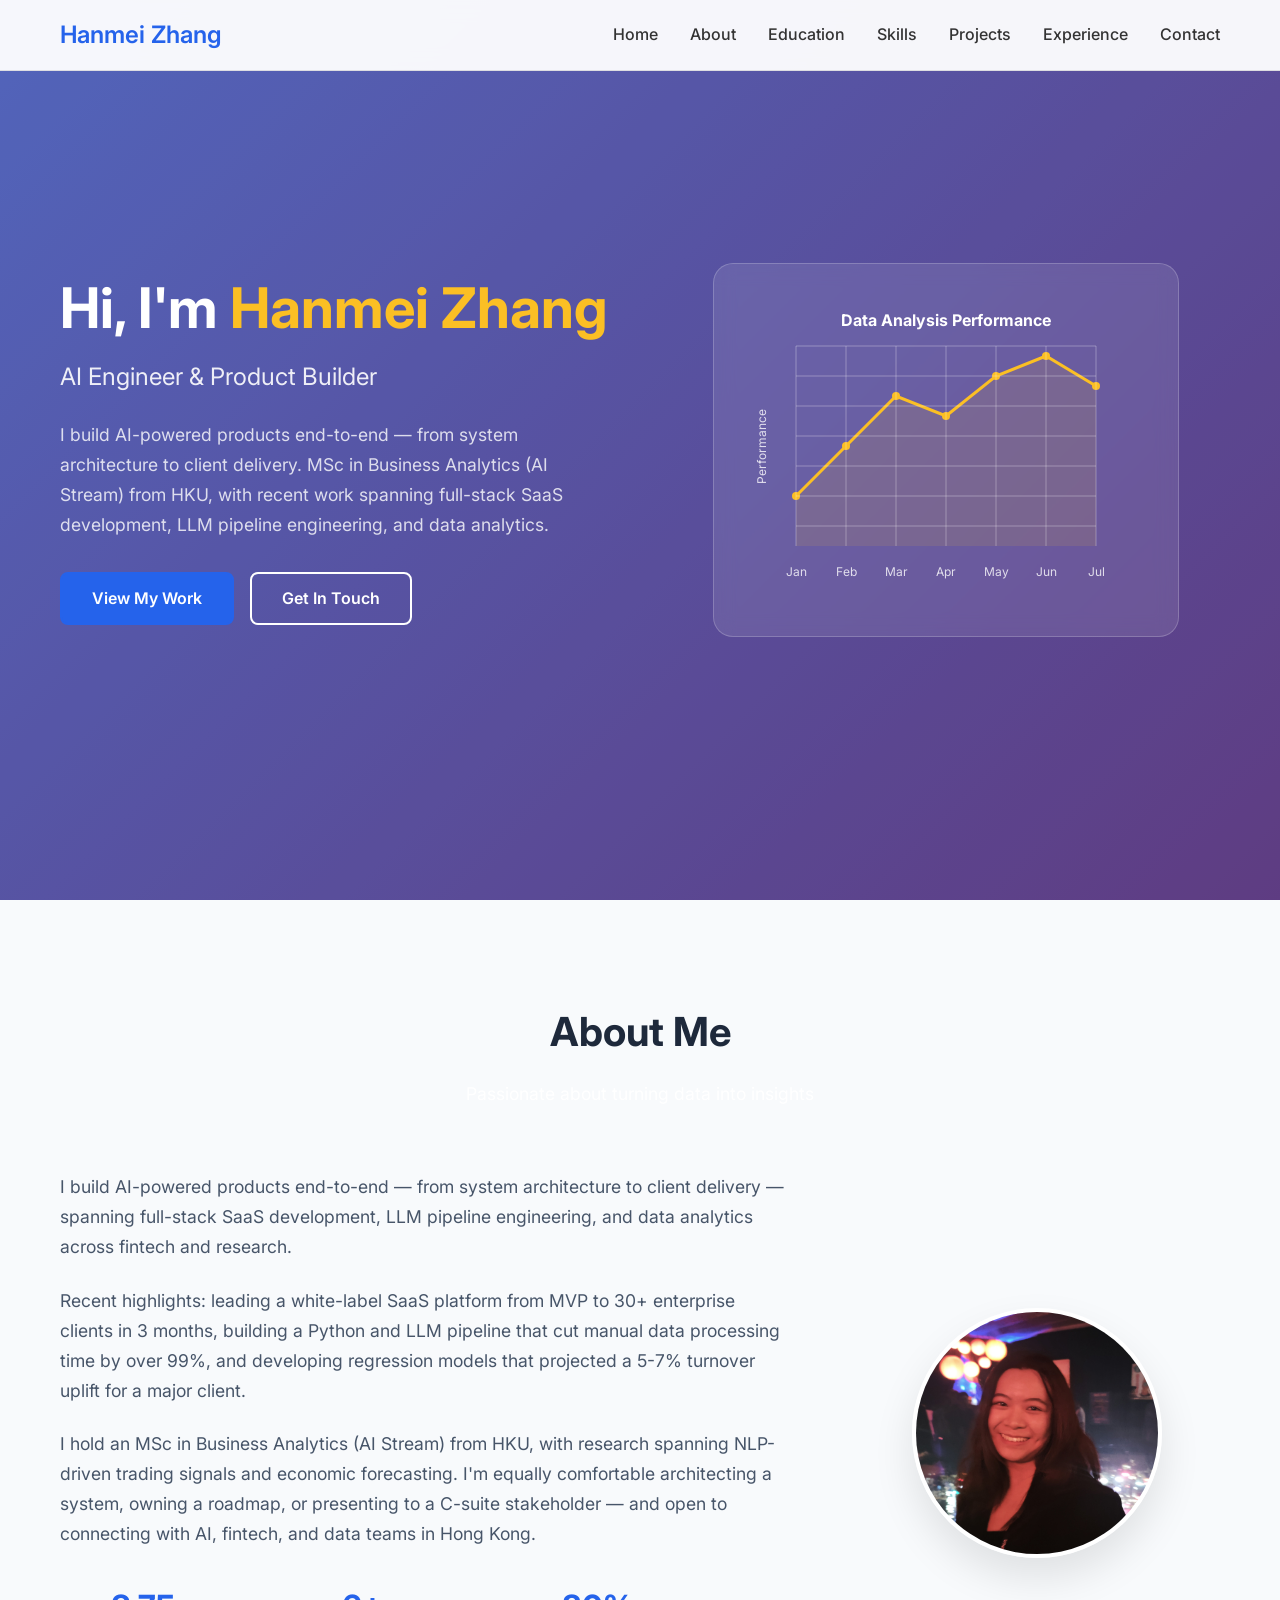
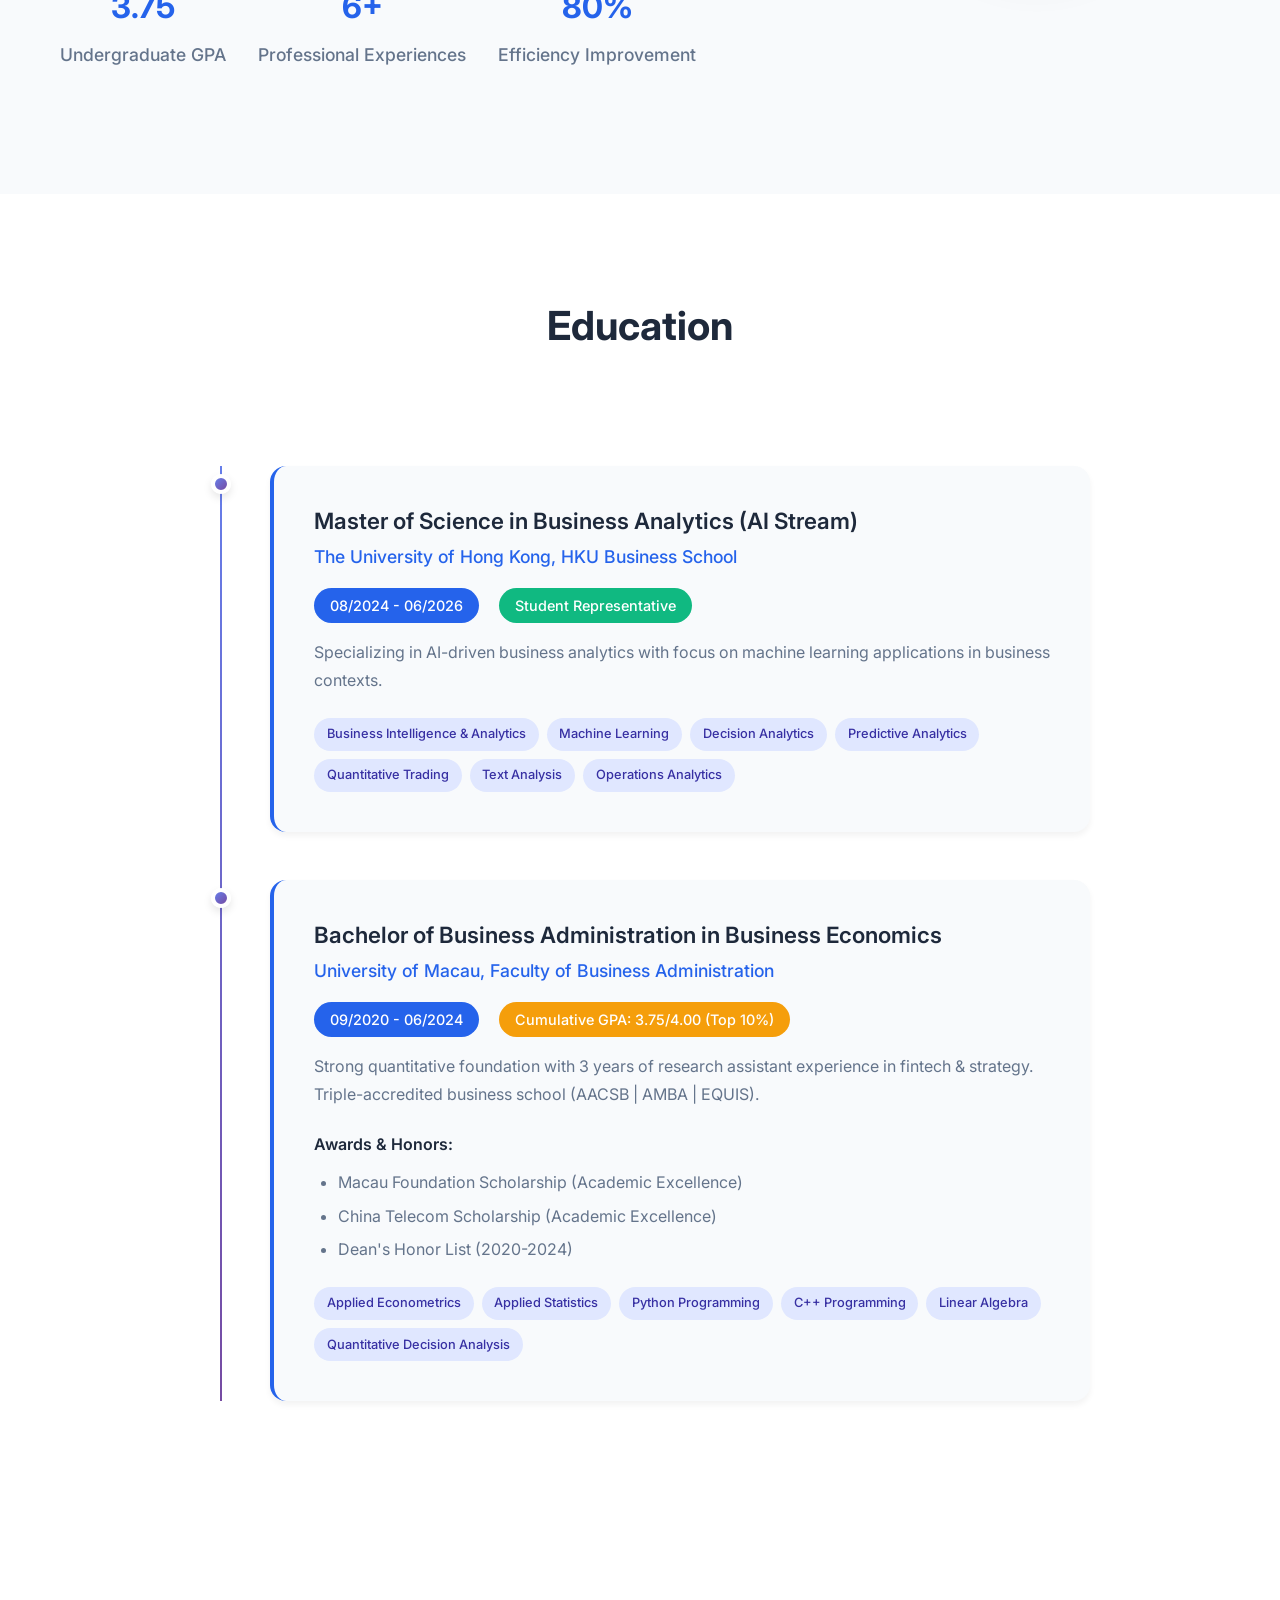
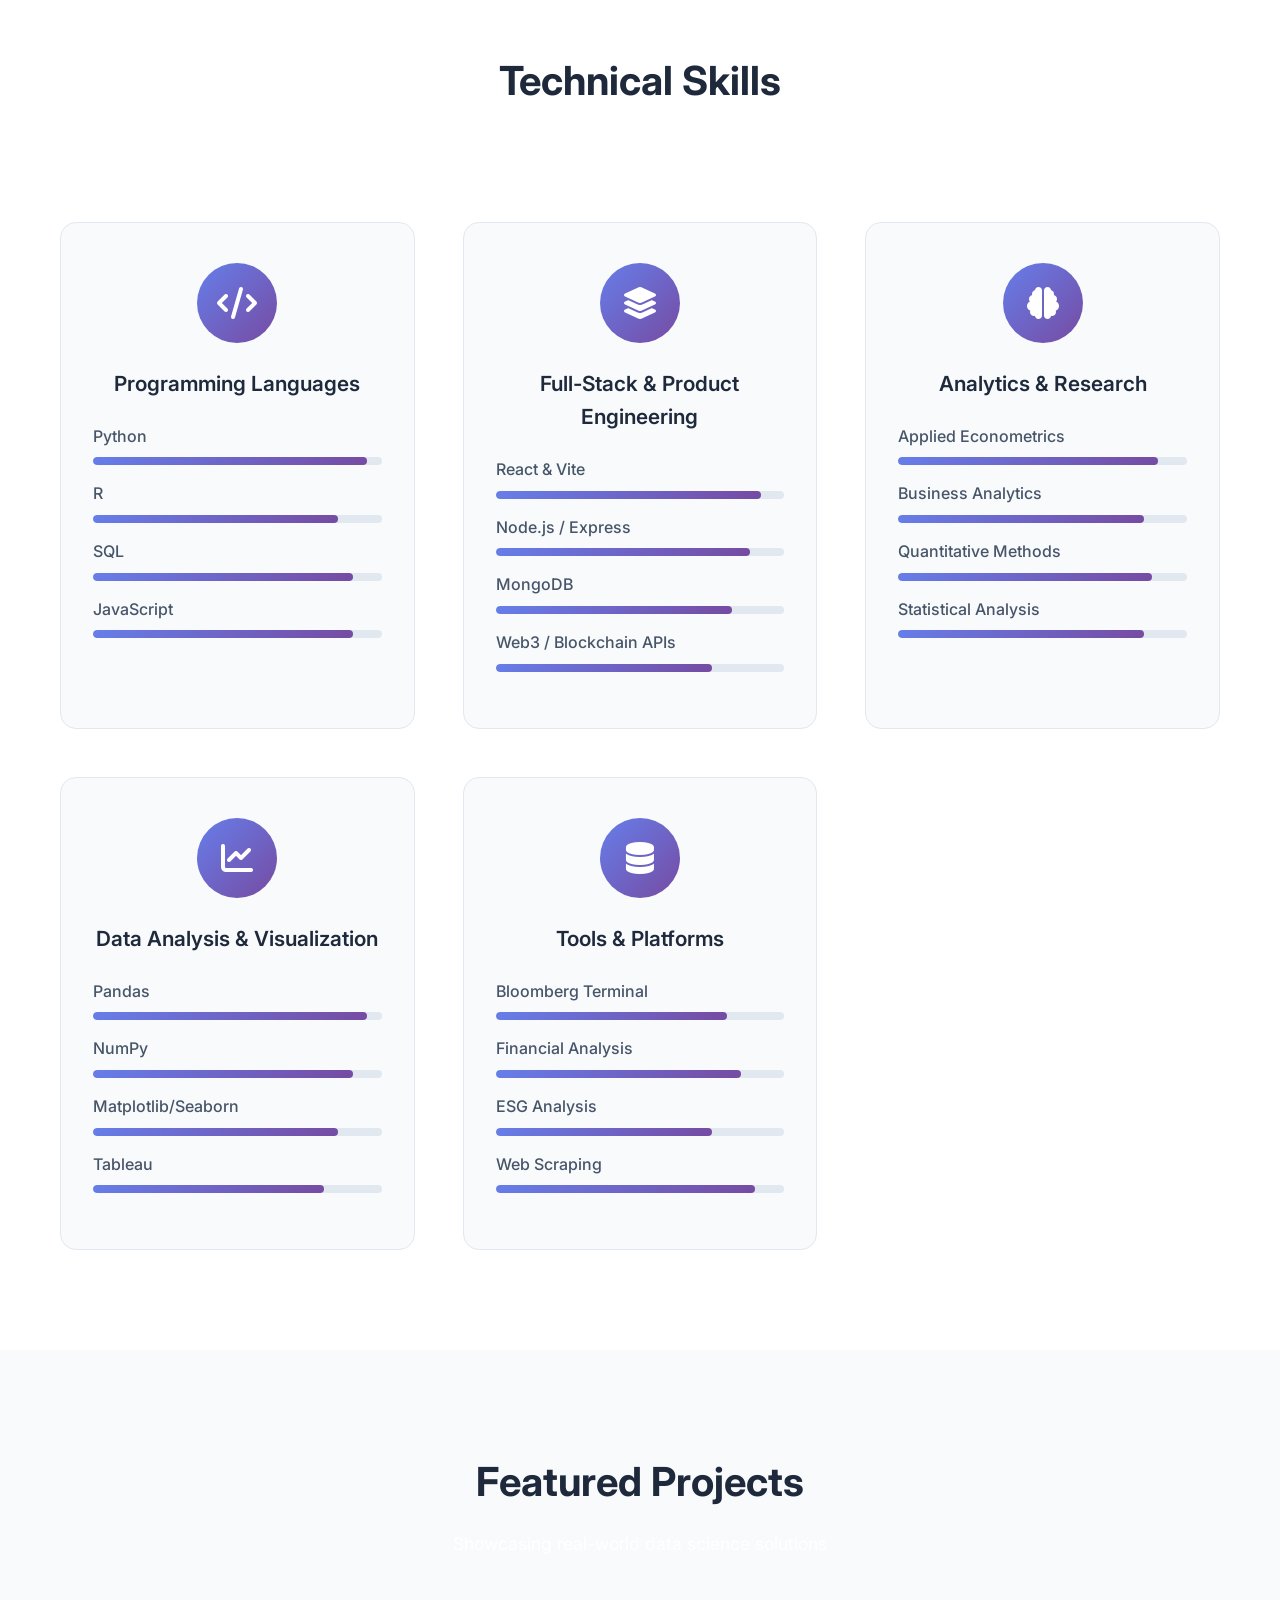
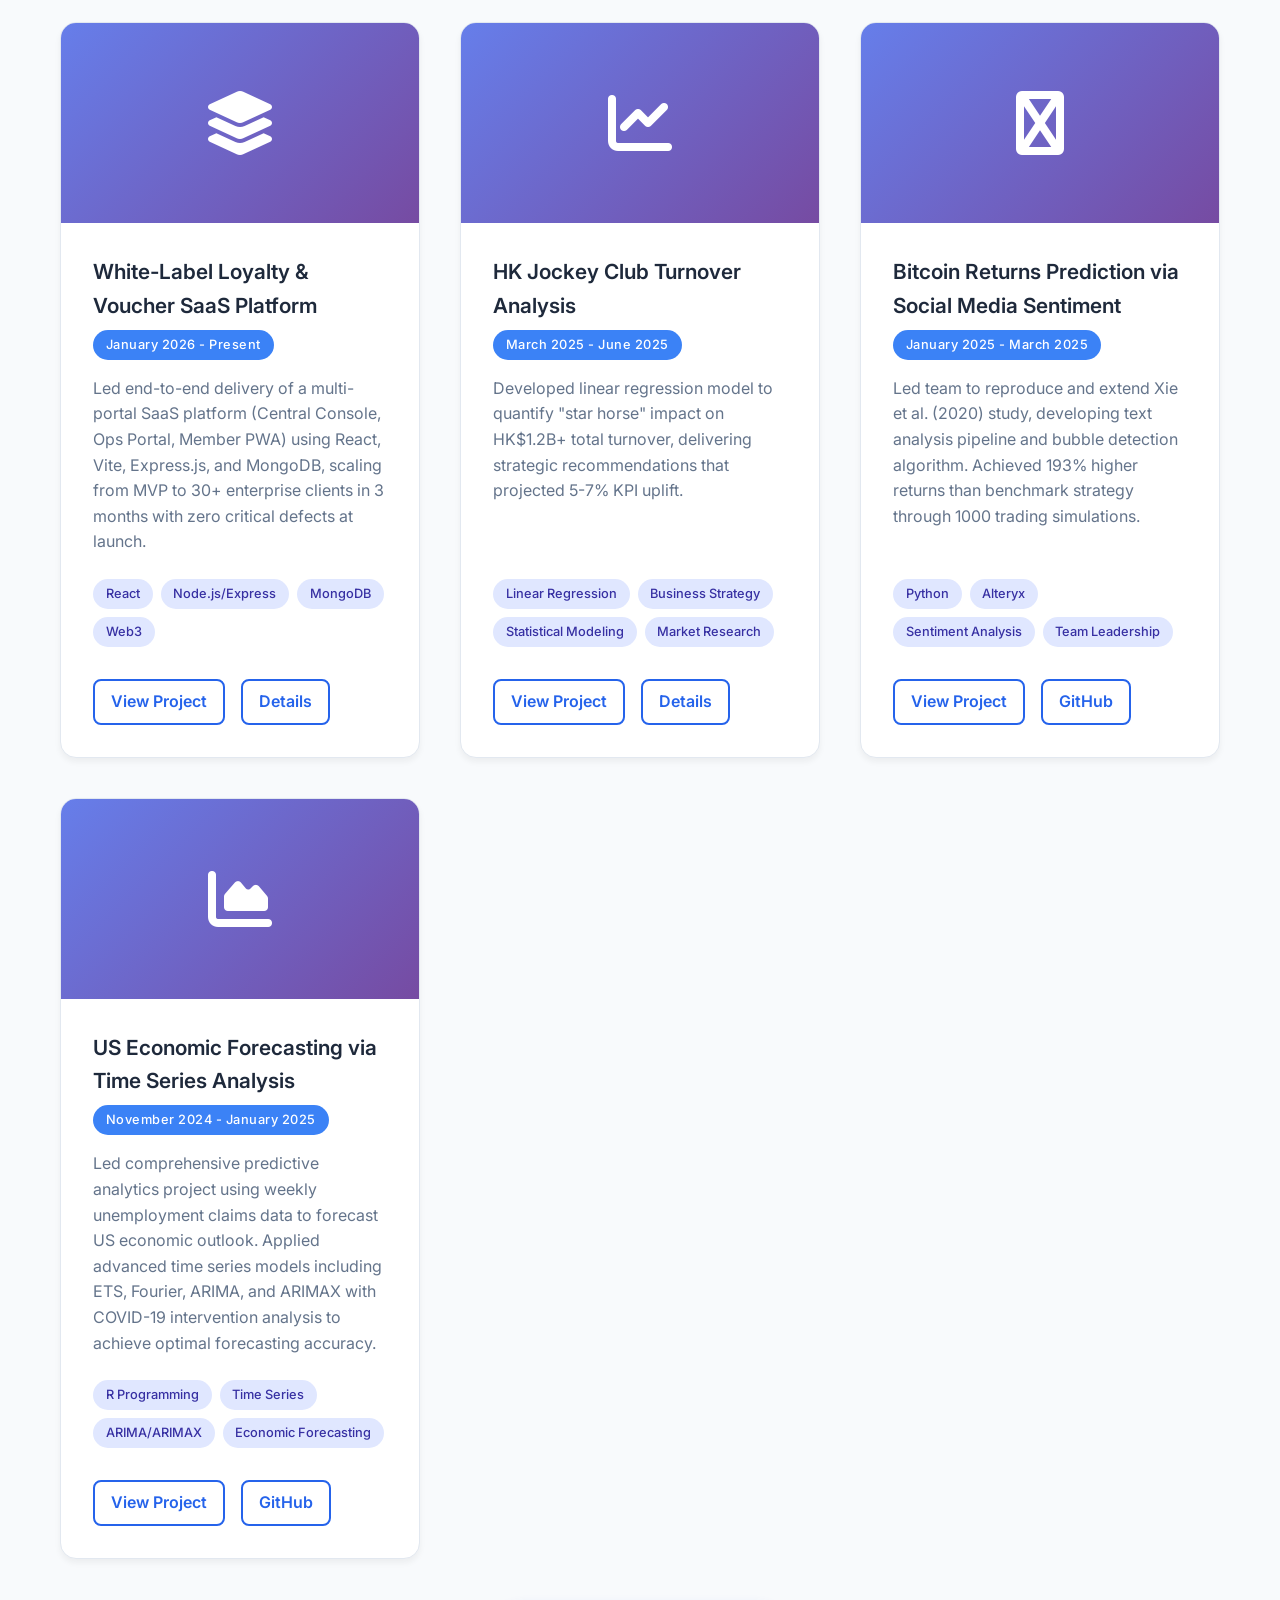
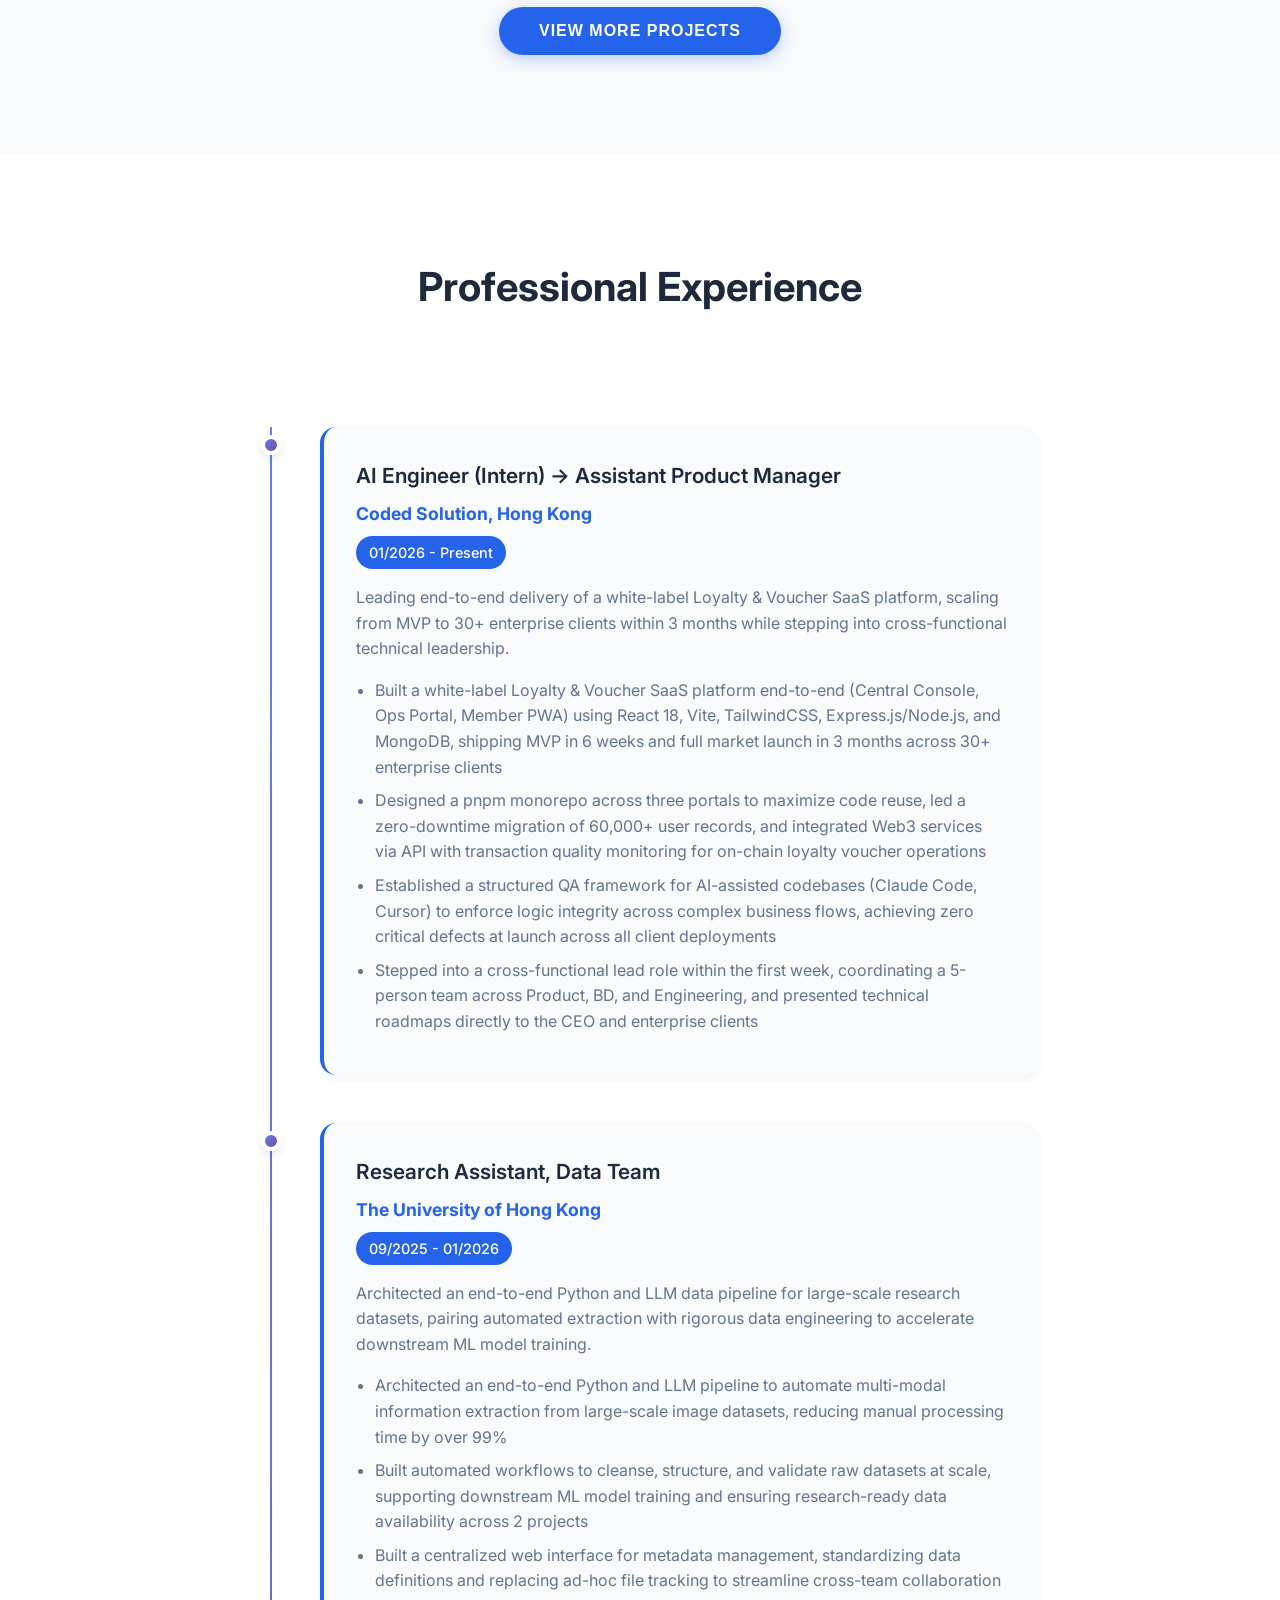
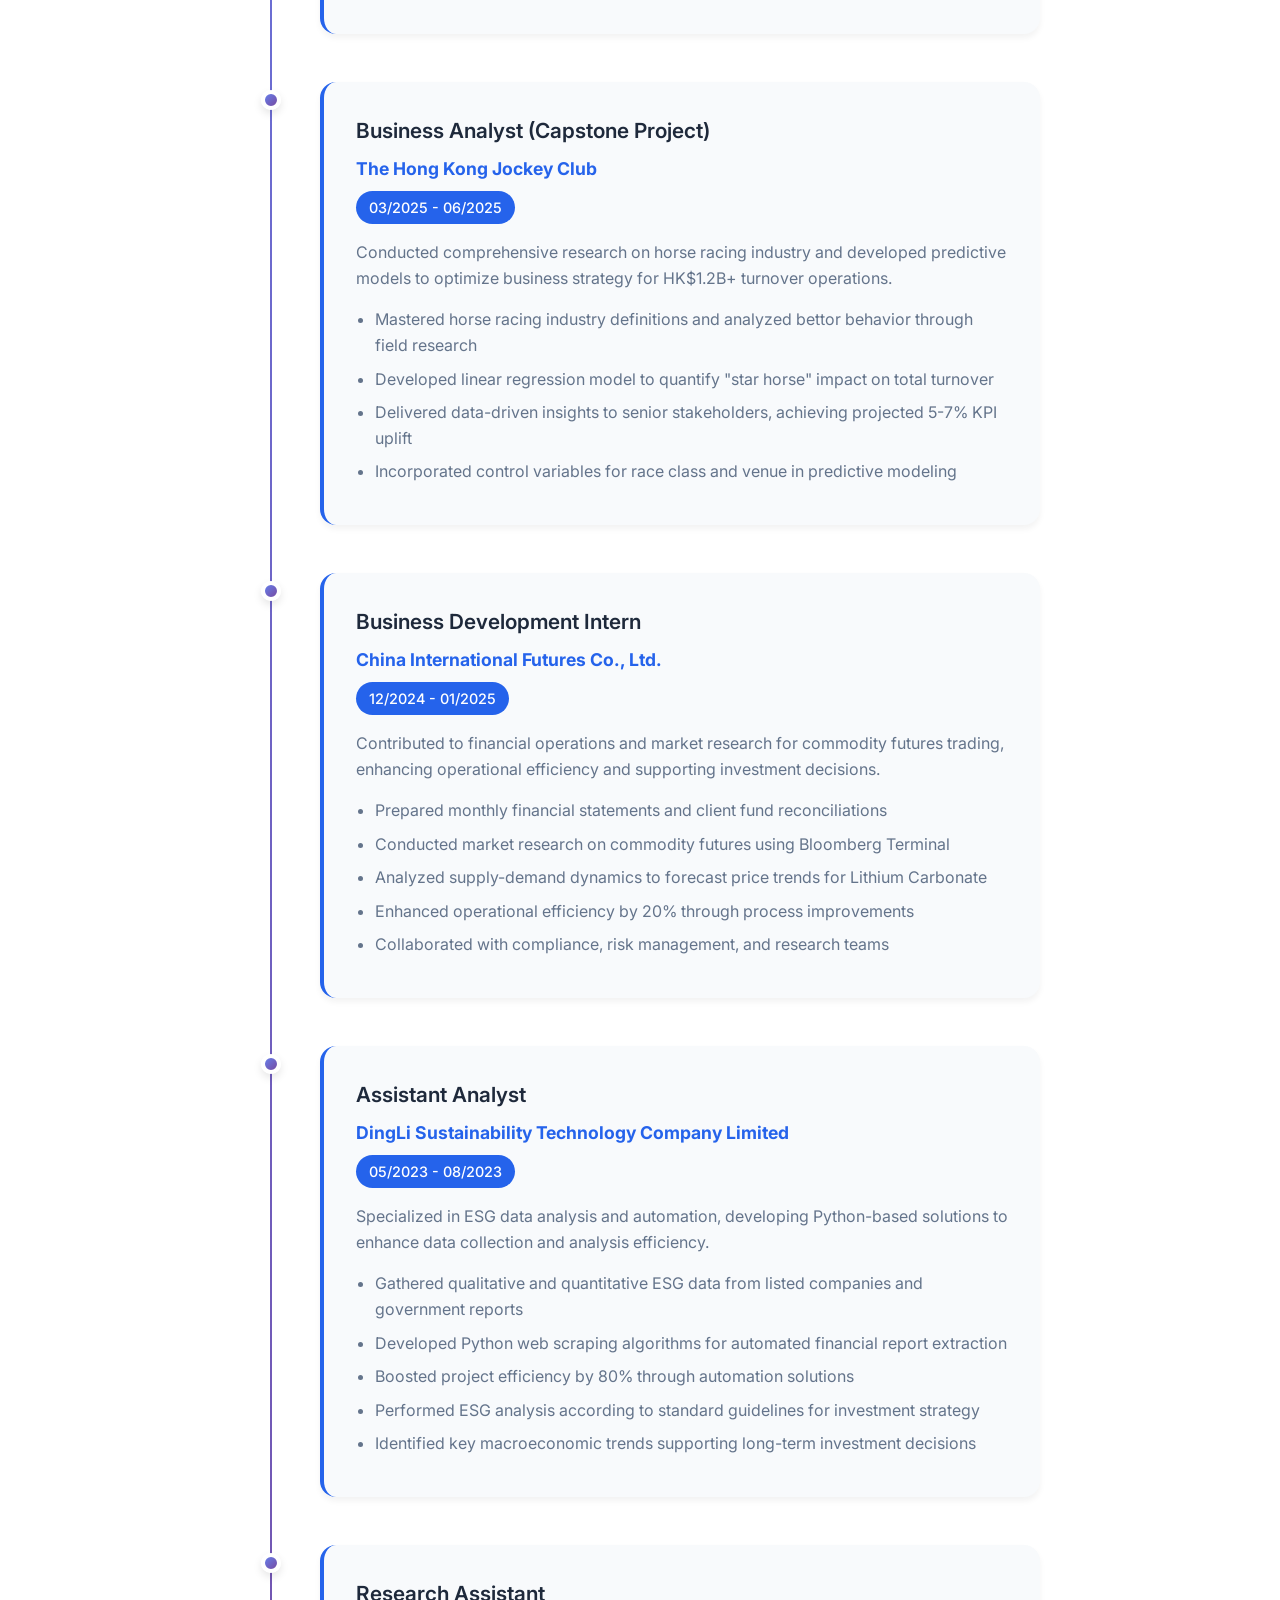
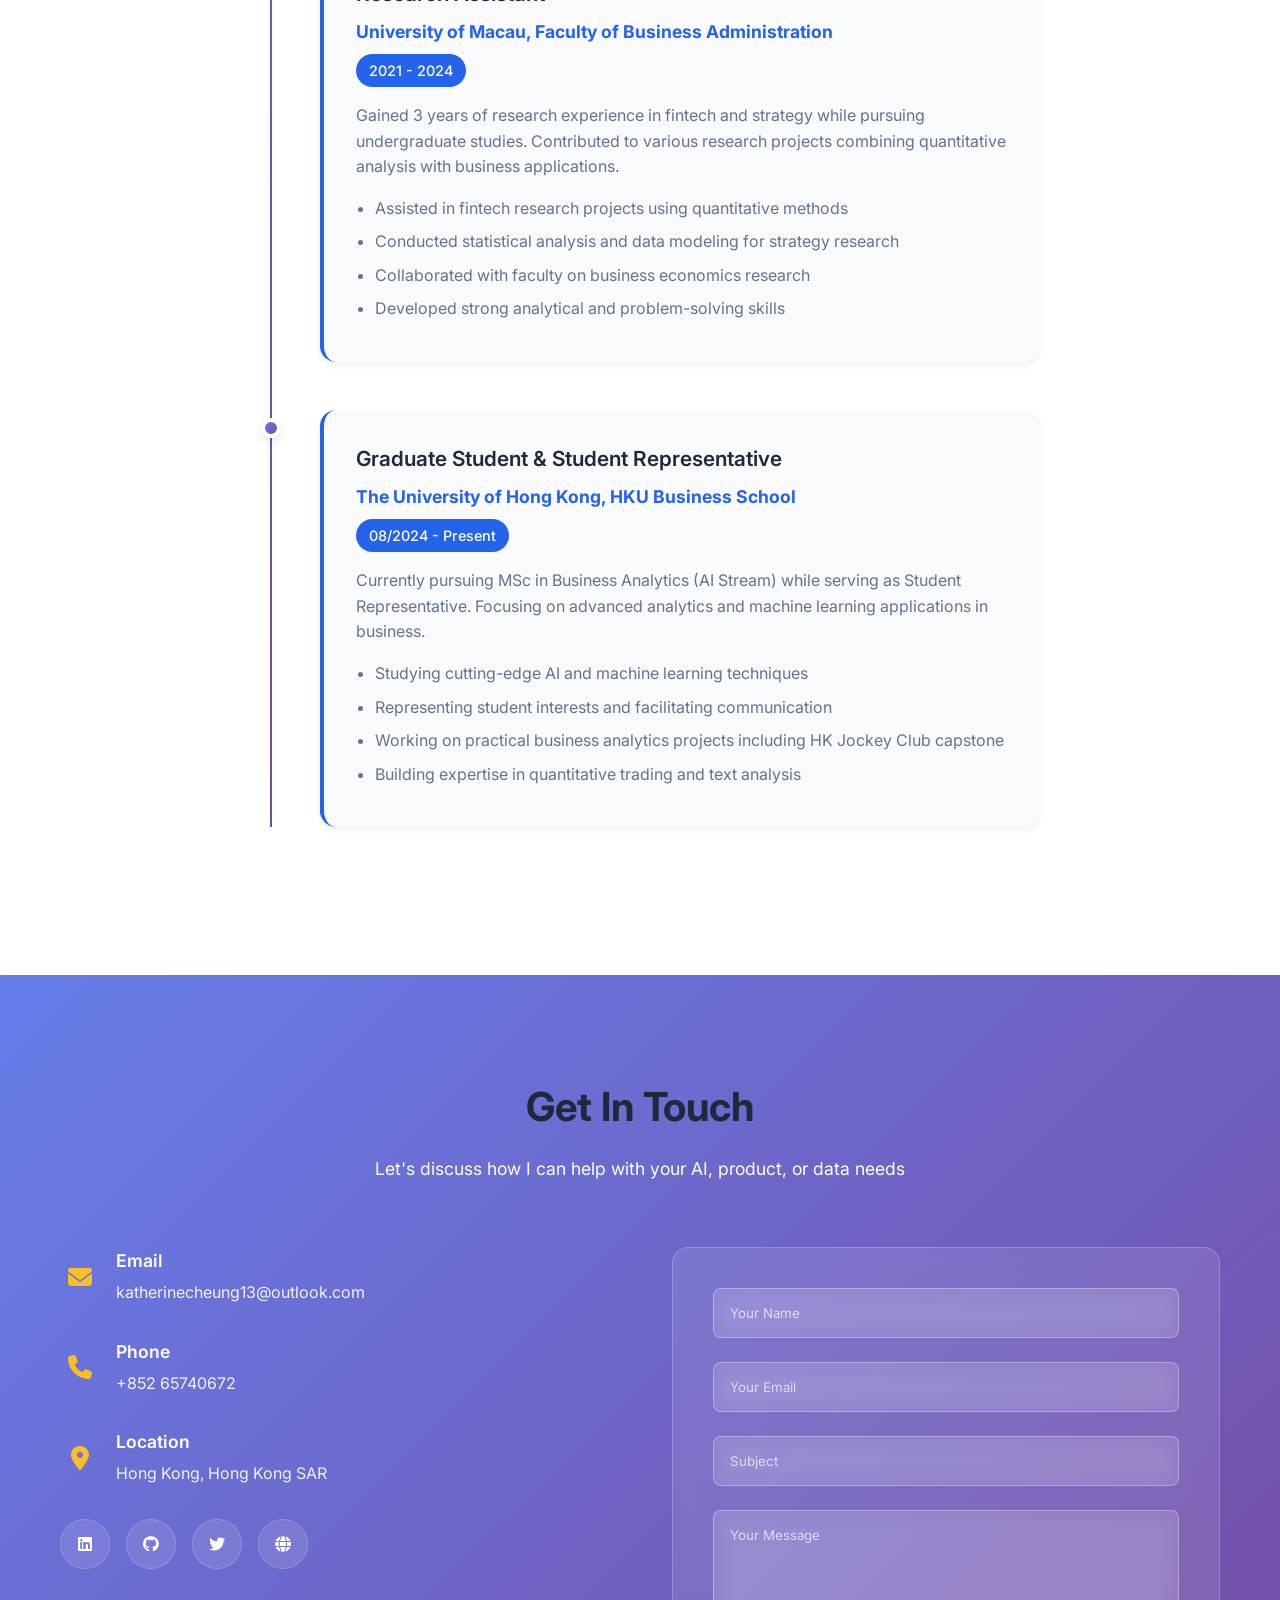
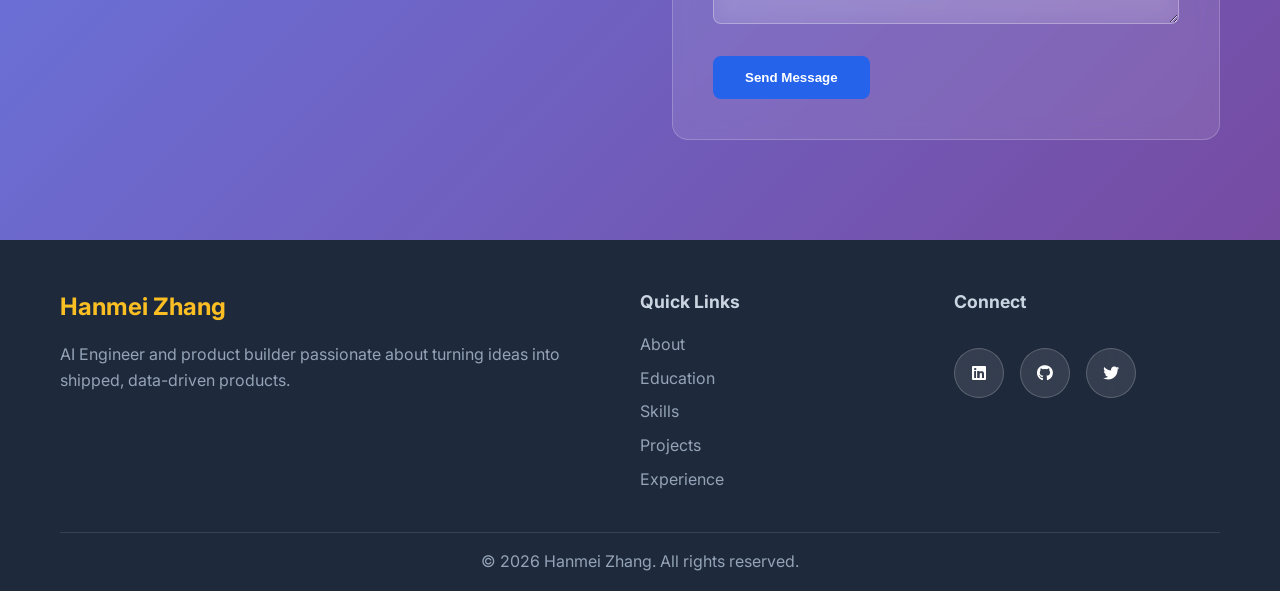
<file: index.html>
<!DOCTYPE html>
<html lang="en">
<head>
    <meta charset="UTF-8">
    <meta name="viewport" content="width=device-width, initial-scale=1.0, maximum-scale=5.0, user-scalable=yes">
    <title>Hanmei Zhang - AI Engineer & Product Builder</title>
    <link rel="stylesheet" href="styles.css">
    <link href="https://fonts.googleapis.com/css2?family=Inter:wght@300;400;500;600;700&display=swap" rel="stylesheet">
    <link rel="stylesheet" href="https://cdnjs.cloudflare.com/ajax/libs/font-awesome/6.4.0/css/all.min.css">
</head>
<body>
    <!-- Navigation -->
    <nav class="navbar">
        <div class="nav-container">
            <div class="nav-logo">
                <h2>Hanmei Zhang</h2>
            </div>
            <ul class="nav-menu">
                <li><a href="#home" class="nav-link">Home</a></li>
                <li><a href="#about" class="nav-link">About</a></li>
                <li><a href="#education" class="nav-link">Education</a></li>
                <li><a href="#skills" class="nav-link">Skills</a></li>
                <li><a href="#projects" class="nav-link">Projects</a></li>
                <li><a href="#experience" class="nav-link">Experience</a></li>
                <li><a href="#contact" class="nav-link">Contact</a></li>
            </ul>
            <div class="hamburger">
                <span class="bar"></span>
                <span class="bar"></span>
                <span class="bar"></span>
            </div>
        </div>
    </nav>

    <!-- Hero Section -->
    <section id="home" class="hero">
        <div class="hero-container">
            <div class="hero-content">
                <h1 class="hero-title">Hi, I'm <span class="highlight">Hanmei Zhang</span></h1>
                <h2 class="hero-subtitle">AI Engineer & Product Builder</h2>
                <p class="hero-description">
                    I build AI-powered products end-to-end — from system architecture to client delivery.
                    MSc in Business Analytics (AI Stream) from HKU, with recent work spanning full-stack
                    SaaS development, LLM pipeline engineering, and data analytics.
                </p>
                <div class="hero-buttons">
                    <a href="#projects" class="btn btn-primary">View My Work</a>
                    <a href="#contact" class="btn btn-secondary">Get In Touch</a>
                </div>
            </div>
            <div class="hero-image">
                <div class="data-visualization">
                    <canvas id="chartCanvas" width="400" height="300"></canvas>
                </div>
            </div>
        </div>
    </section>

    <!-- About Section -->
    <section id="about" class="about">
        <div class="container">
            <div class="section-header">
                <h2 class="section-title">About Me</h2>
                <p class="section-subtitle">Passionate about turning data into insights</p>
            </div>
            <div class="about-content">
                <div class="about-text">
                    <p>
                        I build AI-powered products end-to-end — from system architecture to client delivery —
                        spanning full-stack SaaS development, LLM pipeline engineering, and data analytics across
                        fintech and research.
                    </p>
                    <p>
                        Recent highlights: leading a white-label SaaS platform from MVP to 30+ enterprise clients in
                        3 months, building a Python and LLM pipeline that cut manual data processing time by over 99%,
                        and developing regression models that projected a 5-7% turnover uplift for a major client.
                    </p>
                    <p>
                        I hold an MSc in Business Analytics (AI Stream) from HKU, with research spanning NLP-driven
                        trading signals and economic forecasting. I'm equally comfortable architecting a system,
                        owning a roadmap, or presenting to a C-suite stakeholder — and open to connecting with AI,
                        fintech, and data teams in Hong Kong.
                    </p>
                    <div class="about-stats">
                        <div class="stat">
                            <h3>3.75</h3>
                            <p>Undergraduate GPA</p>
                        </div>
                        <div class="stat">
                            <h3>6+</h3>
                            <p>Professional Experiences</p>
                        </div>
                        <div class="stat">
                            <h3>80%</h3>
                            <p>Efficiency Improvement</p>
                        </div>
                    </div>
                </div>
                <div class="about-image">
                    <img src="kat.jpg" alt="Hanmei Zhang" class="profile-image">
                </div>
            </div>
        </div>
    </section>

    <!-- Education Section -->
    <section id="education" class="education">
        <div class="container">
            <div class="section-header">
                <h2 class="section-title">Education</h2>
                <p class="section-subtitle">Academic foundation in business analytics and economics</p>
            </div>
            <div class="education-timeline">
                <div class="education-item">
                    <div class="education-dot"></div>
                    <div class="education-content">
                        <h3>Master of Science in Business Analytics (AI Stream)</h3>
                        <h4>The University of Hong Kong, HKU Business School</h4>
                        <span class="education-date">08/2024 - 06/2026</span>
                        <span class="education-role">Student Representative</span>
                        <p>Specializing in AI-driven business analytics with focus on machine learning applications in business contexts.</p>
                        <div class="course-tags">
                            <span class="course-tag">Business Intelligence & Analytics</span>
                            <span class="course-tag">Machine Learning</span>
                            <span class="course-tag">Decision Analytics</span>
                            <span class="course-tag">Predictive Analytics</span>
                            <span class="course-tag">Quantitative Trading</span>
                            <span class="course-tag">Text Analysis</span>
                            <span class="course-tag">Operations Analytics</span>
                        </div>
                    </div>
                </div>
                <div class="education-item">
                    <div class="education-dot"></div>
                    <div class="education-content">
                        <h3>Bachelor of Business Administration in Business Economics</h3>
                        <h4>University of Macau, Faculty of Business Administration</h4>
                        <span class="education-date">09/2020 - 06/2024</span>
                        <span class="education-gpa">Cumulative GPA: 3.75/4.00 (Top 10%)</span>
                        <p>Strong quantitative foundation with 3 years of research assistant experience in fintech & strategy. Triple-accredited business school (AACSB | AMBA | EQUIS).</p>
                        <div class="achievements">
                            <h5>Awards & Honors:</h5>
                            <ul>
                                <li>Macau Foundation Scholarship (Academic Excellence)</li>
                                <li>China Telecom Scholarship (Academic Excellence)</li>
                                <li>Dean's Honor List (2020-2024)</li>
                            </ul>
                        </div>
                        <div class="course-tags">
                            <span class="course-tag">Applied Econometrics</span>
                            <span class="course-tag">Applied Statistics</span>
                            <span class="course-tag">Python Programming</span>
                            <span class="course-tag">C++ Programming</span>
                            <span class="course-tag">Linear Algebra</span>
                            <span class="course-tag">Quantitative Decision Analysis</span>
                        </div>
                    </div>
                </div>
            </div>
        </div>
    </section>

    <!-- Skills Section -->
    <section id="skills" class="skills">
        <div class="container">
            <div class="section-header">
                <h2 class="section-title">Technical Skills</h2>
                <p class="section-subtitle">Technologies and tools I use to solve data problems</p>
            </div>
            <div class="skills-grid">
                <div class="skill-category">
                    <div class="category-icon">
                        <i class="fas fa-code"></i>
                    </div>
                    <h3>Programming Languages</h3>
                    <div class="skill-items">
                        <div class="skill-item">
                            <span>Python</span>
                            <div class="skill-bar">
                                <div class="skill-progress" data-width="95"></div>
                            </div>
                        </div>
                        <div class="skill-item">
                            <span>R</span>
                            <div class="skill-bar">
                                <div class="skill-progress" data-width="85"></div>
                            </div>
                        </div>
                        <div class="skill-item">
                            <span>SQL</span>
                            <div class="skill-bar">
                                <div class="skill-progress" data-width="90"></div>
                            </div>
                        </div>
                        <div class="skill-item">
                            <span>JavaScript</span>
                            <div class="skill-bar">
                                <div class="skill-progress" data-width="90"></div>
                            </div>
                        </div>
                    </div>
                </div>
                <div class="skill-category">
                    <div class="category-icon">
                        <i class="fas fa-layer-group"></i>
                    </div>
                    <h3>Full-Stack & Product Engineering</h3>
                    <div class="skill-items">
                        <div class="skill-item">
                            <span>React & Vite</span>
                            <div class="skill-bar">
                                <div class="skill-progress" data-width="92"></div>
                            </div>
                        </div>
                        <div class="skill-item">
                            <span>Node.js / Express</span>
                            <div class="skill-bar">
                                <div class="skill-progress" data-width="88"></div>
                            </div>
                        </div>
                        <div class="skill-item">
                            <span>MongoDB</span>
                            <div class="skill-bar">
                                <div class="skill-progress" data-width="82"></div>
                            </div>
                        </div>
                        <div class="skill-item">
                            <span>Web3 / Blockchain APIs</span>
                            <div class="skill-bar">
                                <div class="skill-progress" data-width="75"></div>
                            </div>
                        </div>
                    </div>
                </div>
                <div class="skill-category">
                    <div class="category-icon">
                        <i class="fas fa-brain"></i>
                    </div>
                    <h3>Analytics & Research</h3>
                    <div class="skill-items">
                        <div class="skill-item">
                            <span>Applied Econometrics</span>
                            <div class="skill-bar">
                                <div class="skill-progress" data-width="90"></div>
                            </div>
                        </div>
                        <div class="skill-item">
                            <span>Business Analytics</span>
                            <div class="skill-bar">
                                <div class="skill-progress" data-width="85"></div>
                            </div>
                        </div>
                        <div class="skill-item">
                            <span>Quantitative Methods</span>
                            <div class="skill-bar">
                                <div class="skill-progress" data-width="88"></div>
                            </div>
                        </div>
                        <div class="skill-item">
                            <span>Statistical Analysis</span>
                            <div class="skill-bar">
                                <div class="skill-progress" data-width="85"></div>
                            </div>
                        </div>
                    </div>
                </div>
                <div class="skill-category">
                    <div class="category-icon">
                        <i class="fas fa-chart-line"></i>
                    </div>
                    <h3>Data Analysis & Visualization</h3>
                    <div class="skill-items">
                        <div class="skill-item">
                            <span>Pandas</span>
                            <div class="skill-bar">
                                <div class="skill-progress" data-width="95"></div>
                            </div>
                        </div>
                        <div class="skill-item">
                            <span>NumPy</span>
                            <div class="skill-bar">
                                <div class="skill-progress" data-width="90"></div>
                            </div>
                        </div>
                        <div class="skill-item">
                            <span>Matplotlib/Seaborn</span>
                            <div class="skill-bar">
                                <div class="skill-progress" data-width="85"></div>
                            </div>
                        </div>
                        <div class="skill-item">
                            <span>Tableau</span>
                            <div class="skill-bar">
                                <div class="skill-progress" data-width="80"></div>
                            </div>
                        </div>
                    </div>
                </div>
                <div class="skill-category">
                    <div class="category-icon">
                        <i class="fas fa-database"></i>
                    </div>
                    <h3>Tools & Platforms</h3>
                    <div class="skill-items">
                        <div class="skill-item">
                            <span>Bloomberg Terminal</span>
                            <div class="skill-bar">
                                <div class="skill-progress" data-width="80"></div>
                            </div>
                        </div>
                        <div class="skill-item">
                            <span>Financial Analysis</span>
                            <div class="skill-bar">
                                <div class="skill-progress" data-width="85"></div>
                            </div>
                        </div>
                        <div class="skill-item">
                            <span>ESG Analysis</span>
                            <div class="skill-bar">
                                <div class="skill-progress" data-width="75"></div>
                            </div>
                        </div>
                        <div class="skill-item">
                            <span>Web Scraping</span>
                            <div class="skill-bar">
                                <div class="skill-progress" data-width="90"></div>
                            </div>
                        </div>
                    </div>
                </div>
            </div>
        </div>
    </section>

    <!-- Projects Section -->
    <section id="projects" class="projects">
        <div class="container">
            <div class="section-header">
                <h2 class="section-title">Featured Projects</h2>
                <p class="section-subtitle">Showcasing real-world data science solutions</p>
            </div>
            <div class="projects-grid">
                <div class="project-card">
                    <div class="project-image">
                        <i class="fas fa-layer-group"></i>
                    </div>
                    <div class="project-content">
                        <h3>White-Label Loyalty & Voucher SaaS Platform</h3>
                        <span class="project-period">January 2026 - Present</span>
                        <p>Led end-to-end delivery of a multi-portal SaaS platform (Central Console, Ops Portal, Member PWA) using React, Vite, Express.js, and MongoDB, scaling from MVP to 30+ enterprise clients in 3 months with zero critical defects at launch.</p>
                        <div class="project-tags">
                            <span class="tag">React</span>
                            <span class="tag">Node.js/Express</span>
                            <span class="tag">MongoDB</span>
                            <span class="tag">Web3</span>
                        </div>
                        <div class="project-links">
                            <a href="#" class="project-link">View Project</a>
                            <a href="#" class="project-link">Details</a>
                        </div>
                    </div>
                </div>
                <div class="project-card">
                    <div class="project-image">
                        <i class="fas fa-chart-line"></i>
                    </div>
                    <div class="project-content">
                        <h3>HK Jockey Club Turnover Analysis</h3>
                        <span class="project-period">March 2025 - June 2025</span>
                        <p>Developed linear regression model to quantify "star horse" impact on HK$1.2B+ total turnover, delivering strategic recommendations that projected 5-7% KPI uplift.</p>
                        <div class="project-tags">
                            <span class="tag">Linear Regression</span>
                            <span class="tag">Business Strategy</span>
                            <span class="tag">Statistical Modeling</span>
                            <span class="tag">Market Research</span>
                        </div>
                        <div class="project-links">
                            <a href="#" class="project-link">View Project</a>
                            <a href="#" class="project-link">Details</a>
                        </div>
                    </div>
                </div>
                <div class="project-card">
                    <div class="project-image">
                        <i class="fas fa-bitcoin"></i>
                    </div>
                    <div class="project-content">
                        <h3>Bitcoin Returns Prediction via Social Media Sentiment</h3>
                        <span class="project-period">January 2025 - March 2025</span>
                        <p>Led team to reproduce and extend Xie et al. (2020) study, developing text analysis pipeline and bubble detection algorithm. Achieved 193% higher returns than benchmark strategy through 1000 trading simulations.</p>
                        <div class="project-tags">
                            <span class="tag">Python</span>
                            <span class="tag">Alteryx</span>
                            <span class="tag">Sentiment Analysis</span>
                            <span class="tag">Team Leadership</span>
                        </div>
                        <div class="project-links">
                            <a href="#" class="project-link">View Project</a>
                            <a href="#" class="project-link">GitHub</a>
                        </div>
                    </div>
                </div>
                <div class="project-card">
                    <div class="project-image">
                        <i class="fas fa-chart-area"></i>
                    </div>
                    <div class="project-content">
                        <h3>US Economic Forecasting via Time Series Analysis</h3>
                        <span class="project-period">November 2024 - January 2025</span>
                        <p>Led comprehensive predictive analytics project using weekly unemployment claims data to forecast US economic outlook. Applied advanced time series models including ETS, Fourier, ARIMA, and ARIMAX with COVID-19 intervention analysis to achieve optimal forecasting accuracy.</p>
                        <div class="project-tags">
                            <span class="tag">R Programming</span>
                            <span class="tag">Time Series</span>
                            <span class="tag">ARIMA/ARIMAX</span>
                            <span class="tag">Economic Forecasting</span>
                        </div>
                        <div class="project-links">
                            <a href="#" class="project-link">View Project</a>
                            <a href="#" class="project-link">GitHub</a>
                        </div>
                    </div>
                </div>
            </div>
            
            <!-- More Projects Button -->
            <div class="more-projects-container">
                <button id="viewMoreBtn" class="btn btn-primary view-more-btn">View More Projects</button>
            </div>
            
            <!-- Additional Projects (Hidden initially) -->
            <div class="additional-projects" id="additionalProjects" style="display: none;">
                <div class="projects-grid">
                    <div class="project-card">
                        <div class="project-image">
                            <i class="fas fa-globe"></i>
                        </div>
                        <div class="project-content">
                            <h3>Global Supply Chain Optimization via Monte Carlo Analysis</h3>
                            <span class="project-period">October 2024 - November 2024</span>
                            <p>Spearheaded comprehensive operations research case study optimizing dual-sourcing strategy for global manufacturing. Implemented sophisticated base-surge allocation model using 1,000 Monte Carlo simulations to maximize operational efficiency while minimizing inventory costs across near and offshore production facilities.</p>
                            <div class="project-tags">
                                <span class="tag">Python</span>
                                <span class="tag">Monte Carlo</span>
                                <span class="tag">Operations Research</span>
                                <span class="tag">Supply Chain</span>
                            </div>
                            <div class="project-links">
                                <a href="#" class="project-link">View Project</a>
                                <a href="#" class="project-link">Analysis</a>
                            </div>
                        </div>
                    </div>
                    
                    <div class="project-card">
                        <div class="project-image">
                            <i class="fas fa-chart-pie"></i>
                        </div>
                        <div class="project-content">
                            <h3>Advanced Portfolio Optimization via Robust Hedge Regression</h3>
                            <span class="project-period">April 2023 - July 2024</span>
                            <p>Conducted extensive research on machine learning-based trading strategies as Research Assistant at University of Macau. Authored comprehensive 109-page technical report detailing advanced trading indicators, algorithmic rules, and sophisticated risk management frameworks with successful backtesting validation.</p>
                            <div class="project-tags">
                                <span class="tag">Machine Learning</span>
                                <span class="tag">Financial Trading</span>
                                <span class="tag">Risk Management</span>
                                <span class="tag">Backtesting</span>
                            </div>
                            <div class="project-links">
                                <a href="#" class="project-link">View Project</a>
                                <a href="#" class="project-link">Report</a>
                            </div>
                        </div>
                    </div>
                    
                    <div class="project-card">
                        <div class="project-image">
                            <i class="fas fa-leaf"></i>
                        </div>
                        <div class="project-content">
                            <h3>ESG Data Analysis & Investment Strategy Automation</h3>
                            <span class="project-period">May 2023 - August 2023</span>
                            <p>Revolutionized ESG data collection and analysis workflow through advanced Python automation. Developed sophisticated web scraping algorithms to extract ESG metrics from financial reports, achieving 80% efficiency improvement in sustainability investment analysis.</p>
                            <div class="project-tags">
                                <span class="tag">Python</span>
                                <span class="tag">Web Scraping</span>
                                <span class="tag">ESG Analysis</span>
                                <span class="tag">Automation</span>
                            </div>
                            <div class="project-links">
                                <a href="#" class="project-link">View Project</a>
                                <a href="#" class="project-link">GitHub</a>
                            </div>
                        </div>
                    </div>
                    
                    <div class="project-card">
                        <div class="project-image">
                            <i class="fas fa-basketball-ball"></i>
                        </div>
                        <div class="project-content">
                            <h3>Sports Analytics: NBA Performance Psychology Research</h3>
                            <span class="project-period">April 2022 - April 2023</span>
                            <p>Conducted comprehensive behavioral economics research analyzing comeback catalysts versus loss aversion in professional basketball. Meticulously processed 800+ NBA games spanning 10 seasons (86,000+ data points) achieving 99.8% accuracy through advanced Python-based anomaly detection and data validation algorithms.</p>
                            <div class="project-tags">
                                <span class="tag">Python</span>
                                <span class="tag">Sports Analytics</span>
                                <span class="tag">Data Cleaning</span>
                                <span class="tag">Behavioral Economics</span>
                            </div>
                            <div class="project-links">
                                <a href="#" class="project-link">View Project</a>
                                <a href="#" class="project-link">Data</a>
                            </div>
                        </div>
                    </div>
                </div>
                
                <!-- Show Less Button -->
                <div class="more-projects-container">
                    <button id="showLessBtn" class="btn btn-secondary view-more-btn">Show Less Projects</button>
                </div>
            </div>
        </div>
    </section>

    <!-- Experience Section -->
    <section id="experience" class="experience">
        <div class="container">
            <div class="section-header">
                <h2 class="section-title">Professional Experience</h2>
                <p class="section-subtitle">My journey building AI-powered products and data-driven solutions</p>
            </div>
            <div class="timeline" id="timelineContainer">
                <!-- Populated automatically from data/experience.json by experience-loader.js -->
            </div>
        </div>
    </section>

    <!-- Contact Section -->
    <section id="contact" class="contact">
        <div class="container">
            <div class="section-header">
                <h2 class="section-title">Get In Touch</h2>
                <p class="section-subtitle">Let's discuss how I can help with your AI, product, or data needs</p>
            </div>
            <div class="contact-content">
                <div class="contact-info">
                    <div class="contact-item">
                        <i class="fas fa-envelope"></i>
                        <div>
                            <h4>Email</h4>
                            <p><a href="mailto:katherinecheung13@outlook.com" style="color: inherit; text-decoration: none;">katherinecheung13@outlook.com</a></p>
                        </div>
                    </div>
                    <div class="contact-item">
                        <i class="fas fa-phone"></i>
                        <div>
                            <h4>Phone</h4>
                            <p><a href="tel:+85265740672" style="color: inherit; text-decoration: none;">+852 65740672</a></p>
                        </div>
                    </div>
                    <div class="contact-item">
                        <i class="fas fa-map-marker-alt"></i>
                        <div>
                            <h4>Location</h4>
                            <p>Hong Kong, Hong Kong SAR</p>
                        </div>
                    </div>
                    <div class="social-links">
                        <a href="https://www.linkedin.com/in/hanmei-zhang-505009212" class="social-link" target="_blank"><i class="fab fa-linkedin"></i></a>
                        <a href="https://github.com/KatherineCheung" class="social-link" target="_blank"><i class="fab fa-github"></i></a>
                        <a href="#" class="social-link"><i class="fab fa-twitter"></i></a>
                        <a href="#" class="social-link"><i class="fas fa-globe"></i></a>
                    </div>
                </div>
                <form class="contact-form">
                    <div class="form-group">
                        <input type="text" id="name" name="name" placeholder="Your Name" required>
                    </div>
                    <div class="form-group">
                        <input type="email" id="email" name="email" placeholder="Your Email" required>
                    </div>
                    <div class="form-group">
                        <input type="text" id="subject" name="subject" placeholder="Subject" required>
                    </div>
                    <div class="form-group">
                        <textarea id="message" name="message" rows="5" placeholder="Your Message" required></textarea>
                    </div>
                    <button type="submit" class="btn btn-primary">Send Message</button>
                </form>
            </div>
        </div>
    </section>

    <!-- Footer -->
    <footer class="footer">
        <div class="container">
            <div class="footer-content">
                <div class="footer-section">
                    <h3>Hanmei Zhang</h3>
                    <p>AI Engineer and product builder passionate about turning ideas into shipped, data-driven products.</p>
                </div>
                <div class="footer-section">
                    <h4>Quick Links</h4>
                    <ul>
                        <li><a href="#about">About</a></li>
                        <li><a href="#education">Education</a></li>
                        <li><a href="#skills">Skills</a></li>
                        <li><a href="#projects">Projects</a></li>
                        <li><a href="#experience">Experience</a></li>
                    </ul>
                </div>
                <div class="footer-section">
                    <h4>Connect</h4>
                    <div class="social-links">
                        <a href="https://www.linkedin.com/in/hanmei-zhang-505009212" class="social-link" target="_blank"><i class="fab fa-linkedin"></i></a>
                        <a href="https://github.com/KatherineCheung" class="social-link" target="_blank"><i class="fab fa-github"></i></a>
                        <a href="#" class="social-link"><i class="fab fa-twitter"></i></a>
                    </div>
                </div>
            </div>
            <div class="footer-bottom">
                <p>&copy; 2026 Hanmei Zhang. All rights reserved.</p>
            </div>
        </div>
    </footer>

    <script src="experience-loader.js"></script>
    <script src="script.js"></script>
</body>

</html>
</file>
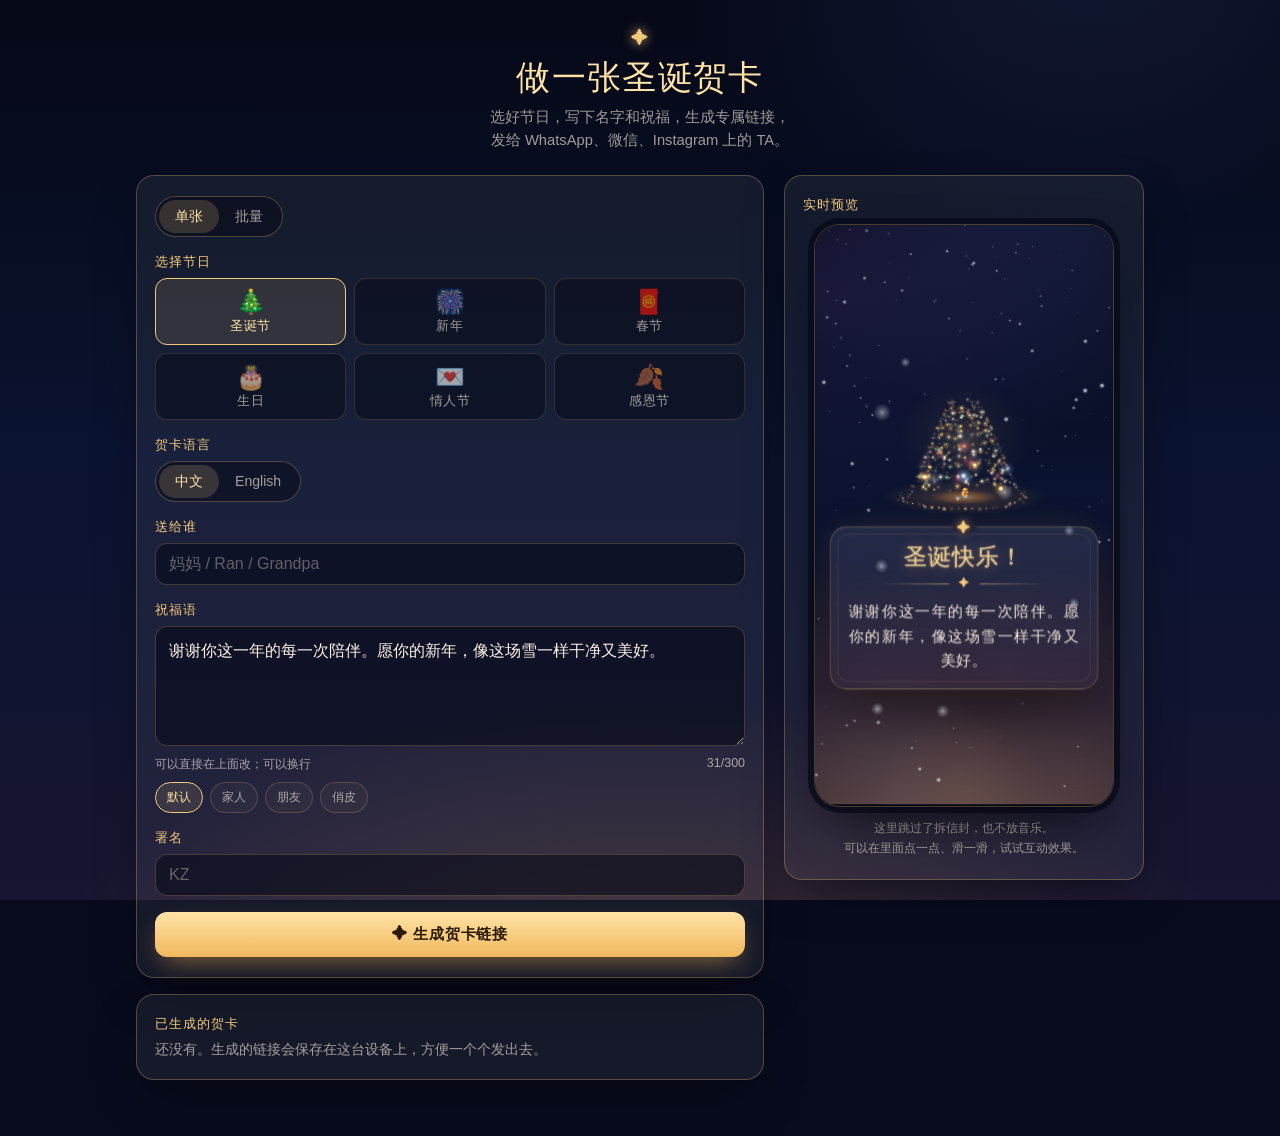
<file: cards/index.html>
<!DOCTYPE html>
<html lang="zh-CN">
<head>
<meta charset="UTF-8">
<meta name="viewport" content="width=device-width, initial-scale=1, viewport-fit=cover">
<meta name="theme-color" content="#070b1d">
<title>贺卡生成器 · Card Maker</title>
<meta name="description" content="选一个节日，写下名字和祝福，生成一张会动的贺卡链接，发到 WhatsApp、微信、Instagram。">
<meta property="og:type" content="website">
<meta property="og:title" content="✦ Make a little animated card">
<meta property="og:description" content="Christmas, New Year, Lunar New Year, Birthday, Valentine’s Day, Thanksgiving">
<meta property="og:image" content="https://katherinecheung.github.io/KatherineZhang.github.io/cards/christmas/og.jpg">
<style>
  :root{
    --gold:#f3c97a; --gold-soft:#ffe3a6; --cream:#fbf3e4; --muted:rgba(251,243,228,.62);
    --night:#070b1d; --panel:rgba(255,246,230,.06); --line:rgba(243,201,122,.28);
    --serif:'Iowan Old Style','Palatino Linotype',Palatino,Georgia,'Songti SC','STSong','Noto Serif SC',serif;
    --sans:-apple-system,BlinkMacSystemFont,'Segoe UI','PingFang SC','Hiragino Sans GB','Microsoft YaHei',sans-serif;
  }
  *,*::before,*::after{box-sizing:border-box}
  html,body{margin:0}
  body{
    min-height:100vh;min-height:100dvh;color:var(--cream);font-family:var(--sans);
    background-color:var(--night);
    background-image:
      radial-gradient(1000px 560px at 50% 115%, rgba(255,166,84,.20), transparent 62%),
      radial-gradient(700px 480px at 85% -8%, rgba(110,132,255,.14), transparent 62%),
      linear-gradient(180deg,#050816 0%,#0a1330 50%,#171531 100%);
    background-attachment:fixed;
    -webkit-font-smoothing:antialiased;
  }
  main{max-width:560px;margin:0 auto;padding:max(28px,env(safe-area-inset-top)) 16px max(40px,env(safe-area-inset-bottom))}
  .layout{display:grid;grid-template-columns:minmax(0,1fr);gap:0 20px}

  /* live preview: the real card page in a phone-sized frame, scaled to fit */
  .pv-head{display:flex;justify-content:space-between;align-items:center;margin-bottom:10px}
  .pv-head button{appearance:none;background:none;border:0;color:var(--muted);font:inherit;font-size:.78rem;cursor:pointer;text-decoration:underline}
  .phone{
    position:relative;width:100%;max-width:300px;margin:0 auto;aspect-ratio:360/700;
    border-radius:26px;overflow:hidden;background:#05070f;
    border:1px solid var(--line);box-shadow:0 0 0 6px rgba(5,8,22,.7),0 24px 60px -18px rgba(0,0,0,.8);
  }
  .phone iframe{position:absolute;left:0;top:0;width:360px;height:700px;border:0;transform-origin:0 0;transform:scale(var(--k,1))}
  .phone.collapsed{display:none}
  .pv-panel .note{text-align:center}
  @media (min-width:960px){
    main{max-width:1040px}
    .layout{grid-template-columns:minmax(0,1fr) 360px;align-items:start}
    .layout > .panel{grid-column:1}
    .layout > .pv-panel{grid-column:2;grid-row:1 / span 4;position:sticky;top:20px}
    .phone.collapsed{display:block}
    .pv-head button{display:none}
  }
  header{text-align:center;margin-bottom:22px}
  header .star{color:var(--gold);font-size:1.1rem;text-shadow:0 0 12px rgba(255,200,120,.8)}
  h1{margin:.2em 0 .15em;font-family:var(--serif);font-weight:500;font-size:clamp(1.6rem,6vw,2.1rem);color:var(--gold-soft);letter-spacing:.04em}
  header p{margin:0;color:var(--muted);font-size:.92rem;line-height:1.6}

  .panel{
    background:var(--panel);border:1px solid var(--line);border-radius:18px;
    padding:20px 18px;margin-bottom:16px;
    box-shadow:0 20px 50px -16px rgba(0,0,0,.55);
  }
  label,.label{display:block;font-size:.82rem;letter-spacing:.08em;color:var(--gold);margin:0 0 7px}
  .field{margin-bottom:16px}
  .field:last-child{margin-bottom:0}
  .hint{font-size:.78rem;color:var(--muted);margin-top:6px;display:flex;justify-content:space-between;gap:10px}
  input[type=text],textarea{
    width:100%;font:inherit;font-size:16px;color:var(--cream);
    background:rgba(5,8,22,.55);border:1px solid rgba(243,201,122,.22);border-radius:12px;
    padding:11px 13px;outline:none;transition:border-color .2s, box-shadow .2s;
  }
  textarea{min-height:120px;resize:vertical;line-height:1.6}
  input[type=text]:focus,textarea:focus{border-color:rgba(243,201,122,.65);box-shadow:0 0 0 3px rgba(243,201,122,.12)}
  ::placeholder{color:rgba(251,243,228,.35)}

  .themes{display:grid;grid-template-columns:repeat(3,1fr);gap:8px}
  .theme{
    appearance:none;font:inherit;cursor:pointer;text-align:center;
    display:flex;flex-direction:column;align-items:center;gap:4px;
    padding:11px 4px 9px;border-radius:12px;
    color:var(--muted);background:rgba(5,8,22,.45);border:1px solid rgba(243,201,122,.16);
    transition:border-color .2s, background .2s, color .2s;
  }
  .theme .em{font-size:1.5rem;line-height:1}
  .theme .nm{font-size:.8rem;letter-spacing:.04em}
  .theme:hover{border-color:rgba(243,201,122,.45)}
  .theme[aria-pressed=true]{color:var(--gold-soft);border-color:var(--gold);background:rgba(243,201,122,.12)}

  .seg{display:inline-flex;border:1px solid var(--line);border-radius:999px;padding:3px;background:rgba(5,8,22,.45)}
  .seg button{
    appearance:none;border:0;background:none;color:var(--muted);font:inherit;font-size:.88rem;
    padding:7px 16px;border-radius:999px;cursor:pointer;
  }
  .seg button[aria-pressed=true]{background:rgba(243,201,122,.18);color:var(--gold-soft)}

  .chips{display:flex;flex-wrap:wrap;gap:7px;margin-top:9px}
  .chip{
    appearance:none;font:inherit;font-size:.78rem;cursor:pointer;
    color:var(--muted);background:rgba(255,220,160,.04);
    border:1px solid rgba(243,201,122,.2);border-radius:999px;padding:6px 11px;
  }
  .chip:hover{color:var(--gold-soft);border-color:rgba(243,201,122,.5)}
  .chip[aria-pressed=true]{color:var(--gold-soft);border-color:var(--gold);background:rgba(243,201,122,.12)}

  .btn{
    appearance:none;font:inherit;font-size:.95rem;cursor:pointer;
    display:inline-flex;align-items:center;justify-content:center;gap:8px;
    padding:12px 16px;border-radius:12px;border:1px solid var(--line);
    color:var(--gold-soft);background:rgba(255,220,160,.06);text-decoration:none;
    transition:background .2s,border-color .2s;
  }
  .btn:hover{background:rgba(255,220,160,.12);border-color:rgba(243,201,122,.55)}
  .btn.primary{
    width:100%;font-weight:600;letter-spacing:.06em;color:#2a1a06;border:0;
    background:linear-gradient(180deg,#ffe3a6,#f0b85e);box-shadow:0 10px 26px -8px rgba(255,180,80,.55);
  }
  .btn.primary:hover{filter:brightness(1.05)}
  .btn.wa{color:#d9ffe6;border-color:rgba(80,220,130,.4);background:rgba(37,211,102,.12)}
  .btn.wa:hover{background:rgba(37,211,102,.2)}
  .row{display:grid;grid-template-columns:1fr 1fr;gap:10px;margin-top:12px}
  .row .btn{width:100%}
  .btn.wide{width:100%;margin-top:10px}

  #result[hidden]{display:none}
  .link{
    font-size:.8rem;line-height:1.5;color:var(--muted);word-break:break-all;
    background:rgba(5,8,22,.55);border:1px dashed rgba(243,201,122,.25);border-radius:10px;padding:10px 12px;
    max-height:5.2em;overflow:auto;
  }
  .note{font-size:.78rem;color:var(--muted);line-height:1.6;margin:12px 0 0}

  .sent-head{display:flex;justify-content:space-between;align-items:center;margin-bottom:8px}
  .sent-head button{appearance:none;background:none;border:0;color:var(--muted);font:inherit;font-size:.78rem;cursor:pointer;text-decoration:underline}
  ul.sent{list-style:none;margin:0;padding:0}
  ul.sent li{display:flex;align-items:center;gap:10px;padding:9px 0;border-top:1px solid rgba(243,201,122,.12)}
  ul.sent li:first-child{border-top:0}
  ul.sent .who{flex:1;min-width:0;overflow:hidden;text-overflow:ellipsis;white-space:nowrap;font-size:.92rem}
  ul.sent .who small{color:var(--muted);margin-left:6px}
  ul.sent .btn{padding:6px 11px;font-size:.78rem;border-radius:9px}
  .empty{color:var(--muted);font-size:.85rem;margin:0}

  /* batch mode */
  textarea.list{min-height:150px;font-size:15px;line-height:1.7}
  ul.batch .who{white-space:normal}
  ul.batch .who small{display:block;margin:2px 0 0}
  ul.batch li.is-done .who{opacity:.5}
  .done-btn{
    appearance:none;flex:none;width:28px;height:28px;padding:0;border-radius:50%;cursor:pointer;
    font:inherit;font-size:.85rem;color:var(--muted);background:none;border:1px solid var(--line);
  }
  .done-btn[aria-pressed=true]{background:rgba(37,211,102,.22);border-color:rgba(80,220,130,.6);color:#d9ffe6}

  .toast{
    position:fixed;left:50%;bottom:max(22px,env(safe-area-inset-bottom));transform:translate(-50%,20px);
    background:rgba(20,22,46,.92);border:1px solid var(--line);color:var(--gold-soft);
    padding:10px 18px;border-radius:999px;font-size:.88rem;opacity:0;pointer-events:none;
    transition:opacity .3s, transform .3s;
  }
  .toast.show{opacity:1;transform:translate(-50%,0)}
</style>
</head>
<body>
<main>
  <header>
    <div class="star">✦</div>
    <h1 data-i18n="h1"></h1>
    <p data-i18n="sub"></p>
  </header>

  <div class="layout">
  <section class="panel">
    <div class="field">
      <div class="seg" role="group" id="modeSeg" aria-label="Mode">
        <button type="button" data-mode="single" aria-pressed="true" data-i18n="modeSingle"></button>
        <button type="button" data-mode="batch" aria-pressed="false" data-i18n="modeBatch"></button>
      </div>
    </div>
    <div class="field">
      <span class="label" data-i18n="themeLabel"></span>
      <div class="themes" id="themes" role="group"></div>
    </div>
    <div class="field">
      <span class="label" data-i18n="langLabel"></span>
      <div class="seg" role="group" id="langSeg" aria-label="Language">
        <button type="button" data-lang="zh" aria-pressed="true">中文</button>
        <button type="button" data-lang="en" aria-pressed="false">English</button>
      </div>
    </div>
    <div class="field" id="toField">
      <label for="to" data-i18n="toLabel"></label>
      <input id="to" type="text" maxlength="24" autocomplete="off" placeholder="妈妈 / Ran / Grandpa">
    </div>
    <div class="field" id="listField" hidden>
      <label for="list" data-i18n="listLabel"></label>
      <textarea id="list" class="list" spellcheck="false"></textarea>
      <div class="hint"><span data-i18n="listHint"></span><span id="listCount"></span></div>
    </div>
    <div class="field">
      <label for="msg" id="msgLabel"></label>
      <textarea id="msg" maxlength="300"></textarea>
      <div class="hint"><span data-i18n="msgHint"></span><span id="count">0/300</span></div>
      <div class="chips" id="chips"></div>
    </div>
    <div class="field">
      <label for="from" data-i18n="fromLabel"></label>
      <input id="from" type="text" maxlength="24" autocomplete="off" placeholder="KZ">
    </div>
    <button id="make" class="btn primary" type="button" data-i18n="make"></button>
  </section>

  <section class="panel pv-panel">
    <div class="pv-head">
      <span class="label" style="margin:0" data-i18n="pvLabel"></span>
      <button type="button" id="pvToggle"></button>
    </div>
    <div class="phone" id="phone"><iframe id="pv" title="Card preview"></iframe></div>
    <p class="note" data-i18n="pvNote"></p>
  </section>

  <section class="panel" id="result" hidden>
    <span class="label" data-i18n="ready"></span>
    <div class="link" id="link"></div>
    <div class="row">
      <a class="btn" id="preview" target="_blank" rel="noopener" data-i18n="preview"></a>
      <button class="btn" id="copy" type="button" data-i18n="copy"></button>
      <a class="btn wa" id="wa" target="_blank" rel="noopener" data-i18n="wa"></a>
      <button class="btn" id="share" type="button" data-i18n="share"></button>
    </div>
    <a class="btn wide" id="rec" target="_blank" rel="noopener" data-i18n="rec"></a>
    <p class="note" data-i18n="note"></p>
  </section>

  <section class="panel" id="batch" hidden>
    <div class="sent-head">
      <span class="label" style="margin:0" id="batchTitle"></span>
      <button type="button" id="batchClear" data-i18n="clear"></button>
    </div>
    <ul class="sent batch" id="batchList"></ul>
    <div class="row">
      <button class="btn" id="copyAll" type="button" data-i18n="copyAll"></button>
      <button class="btn" id="csv" type="button" data-i18n="csv"></button>
    </div>
    <p class="note" data-i18n="batchNote"></p>
  </section>

  <section class="panel">
    <div class="sent-head">
      <span class="label" style="margin:0" data-i18n="made"></span>
      <button type="button" id="clear" data-i18n="clear"></button>
    </div>
    <ul class="sent" id="sent"></ul>
    <p class="empty" id="empty" data-i18n="empty"></p>
  </section>
  </div>
</main>
<div class="toast" id="toast" role="status" aria-live="polite"></div>

<script src="themes/christmas.js"></script>
<script src="themes/newyear.js"></script>
<script src="themes/cny.js"></script>
<script src="themes/birthday.js"></script>
<script src="themes/valentine.js"></script>
<script src="themes/thanksgiving.js"></script>
<script>
(() => {
'use strict';
const $ = s => document.querySelector(s);
const THEMES = window.CardThemes;
const ORDER = ['christmas', 'newyear', 'cny', 'birthday', 'valentine', 'thanksgiving'].filter(id => THEMES[id]);
const store = {
  get(k, d) { try { const v = localStorage.getItem(k); return v == null ? d : JSON.parse(v); } catch { return d; } },
  set(k, v) { try { localStorage.setItem(k, JSON.stringify(v)); } catch {} }
};

const UI = {
  zh: {
    h1: th => `做一张${th.cardName.zh}`,
    sub: '选好节日，写下名字和祝福，生成专属链接，<br>发给 WhatsApp、微信、Instagram 上的 TA。',
    themeLabel: '选择节日', langLabel: '贺卡语言', toLabel: '送给谁', msgLabel: '祝福语', fromLabel: '署名',
    msgHint: '可以直接在上面改；可以换行', make: '✦ 生成贺卡链接', ready: '贺卡已就绪',
    preview: '👀 预览', copy: '🔗 复制链接', wa: '💬 WhatsApp', share: '📤 更多分享', rec: '🎬 录屏版（做视频用）',
    note: '微信：复制链接后粘贴到聊天里。Instagram：在私信里粘贴链接。<br>想发视频：打开「录屏版」，用手机录屏（记得关掉静音模式）。想发图片：贺卡打开后点「保存图片」。<br>祝福语就写在链接里，拿到链接的人都能看到。',
    made: '已生成的贺卡', clear: '清空', empty: '还没有。生成的链接会保存在这台设备上，方便一个个发出去。',
    copied: '链接已复制 ✦', copyFail: '复制失败，请长按上面的链接手动复制', noShare: '这个浏览器不支持系统分享，请复制链接',
    anyone: '（未写名字）', defChip: '默认', msgPh: '写下你想说的话…',
    pvLabel: '实时预览', pvHide: '收起', pvShow: '展开',
    pvNote: '这里跳过了拆信封，也不放音乐。<br>可以在里面点一点、滑一滑，试试互动效果。',
    modeSingle: '单张', modeBatch: '批量',
    listLabel: '名单（一行一位）', listHint: '每行：名字 | 手机号（可选）| 专属祝福（可选）', listCount: n => `${n} 位`,
    listPh: '妈妈 | 85291234567\n爸爸 | 85298765432 | 爸，圣诞快乐！今年辛苦啦\nRan\nGrandma, +1 415 555 0100',
    msgLabelBatch: '统一祝福语（没写专属祝福的人用这条）', makeBatch: n => `✦ 批量生成 ${n} 张贺卡`,
    batchTitle: (th, n, d) => `${th.emoji} 已生成 ${n} 张 · 已发送 ${d}`, batchEmpty: '名单是空的，至少写一个名字',
    copyAll: '📋 复制全部', csv: '⬇️ 导出表格', customTag: '专属祝福', noPhone: '未填手机号', markSent: '标记为已发送',
    allCopied: '已复制全部祝福 ✦', csvHead: ['名字', '手机号', '链接', '发送内容'],
    batchNote: '点 💬 会打开 WhatsApp：填了手机号就直接进入和 TA 的聊天，消息已经写好，点发送就行，并自动标记成已发送。<br>微信 / Instagram：点 🔗 复制单个链接，或「复制全部」后逐个粘贴。<br>手机号要带国家或地区区号（如 852、86、1），否则 WhatsApp 找不到人。',
    shareText: (th, to, url) => `${th.emoji} ${to ? to + '，' : ''}给你准备了一张${th.cardName.zh}，点开看看 ✨\n${url}`
  },
  en: {
    h1: th => `Make a ${th.cardName.en}`,
    sub: 'Pick an occasion, add a name and a few words, get a personal link,<br>and send it on WhatsApp, WeChat or Instagram.',
    themeLabel: 'Occasion', langLabel: 'Card language', toLabel: 'To', msgLabel: 'Message', fromLabel: 'From',
    msgHint: 'Edit it right here; line breaks are kept', make: '✦ Create card link', ready: 'Your card is ready',
    preview: '👀 Preview', copy: '🔗 Copy link', wa: '💬 WhatsApp', share: '📤 Share…', rec: '🎬 Recording version (for video)',
    note: 'WeChat: copy the link and paste it in the chat. Instagram: paste the link in a DM.<br>For a video: open the recording version and screen-record it (turn silent mode off). For a picture: open the card and tap “Save image”.<br>The message lives in the link, so anyone with the link can read it.',
    made: 'Cards you made', clear: 'Clear', empty: 'None yet. Links you make are kept on this device so you can send them one by one.',
    copied: 'Link copied ✦', copyFail: 'Copy failed — long-press the link above to copy it', noShare: 'Sharing isn’t supported here — copy the link instead',
    anyone: '(no name)', defChip: 'Default', msgPh: 'Write your message…',
    pvLabel: 'Live preview', pvHide: 'Hide', pvShow: 'Show',
    pvNote: 'The envelope and music are skipped here.<br>Tap or swipe inside to try the effects.',
    modeSingle: 'One card', modeBatch: 'Batch',
    listLabel: 'Recipients (one per line)', listHint: 'Each line: name | phone (optional) | own message (optional)', listCount: n => `${n} people`,
    listPh: 'Mom | 85291234567\nDad | 85298765432 | Merry Christmas, Dad! Thanks for everything\nRan\nGrandma, +1 415 555 0100',
    msgLabelBatch: 'Shared message (for anyone without their own)', makeBatch: n => `✦ Create ${n} cards`,
    batchTitle: (th, n, d) => `${th.emoji} ${n} cards · ${d} sent`, batchEmpty: 'The list is empty — add at least one name',
    copyAll: '📋 Copy all', csv: '⬇️ Export CSV', customTag: 'own message', noPhone: 'no phone', markSent: 'Mark as sent',
    allCopied: 'All messages copied ✦', csvHead: ['Name', 'Phone', 'Link', 'Message'],
    batchNote: '💬 opens WhatsApp: with a phone number it goes straight to that chat with the message filled in — just tap send. It’s marked as sent automatically.<br>WeChat / Instagram: 🔗 copies one link, or “Copy all” and paste them one by one.<br>Phone numbers need the country code (e.g. 852, 86, 1), or WhatsApp can’t find the person.',
    shareText: (th, to, url) => `${th.emoji} ${to ? to + ', ' : ''}I made you a little ${th.cardName.en} ✨ Open it here:\n${url}`
  }
};

const qTheme = new URLSearchParams(location.search).get('theme');
let theme = THEMES[qTheme] ? qTheme : (THEMES[store.get('cards.theme')] ? store.get('cards.theme') : 'christmas');
let lang = store.get('cards.lang', store.get('xmas.lang', 'zh'));
if (lang !== 'en') lang = 'zh';
let current = null;   // { to, url, theme, lang }

// links made with the old Christmas-only maker (xmas/create.html) carry over
if (!store.get('cards.sent', null) && store.get('xmas.sent', null)) {
  store.set('cards.sent', store.get('xmas.sent', []).map(x => ({ ...x, theme: 'christmas', lang: x.lang === 'en' ? 'en' : 'zh' })));
}
const toEl = $('#to'), msgEl = $('#msg'), fromEl = $('#from'), listEl = $('#list');
fromEl.value = store.get('cards.from', store.get('xmas.from', ''));

// theme buttons
const themeBox = $('#themes');
ORDER.forEach(id => {
  const th = THEMES[id];
  const b = document.createElement('button');
  b.type = 'button'; b.className = 'theme'; b.dataset.theme = id;
  const em = document.createElement('span'); em.className = 'em'; em.textContent = th.emoji;
  const nm = document.createElement('span'); nm.className = 'nm';
  b.append(em, nm);
  b.addEventListener('click', () => { theme = id; store.set('cards.theme', id); apply(); });
  themeBox.appendChild(b);
});

function apply() {
  const t = UI[lang], th = THEMES[theme];
  document.documentElement.lang = lang === 'zh' ? 'zh-CN' : 'en';
  document.querySelectorAll('[data-i18n]').forEach(el => {
    const v = t[el.dataset.i18n];
    if (typeof v === 'string') el.innerHTML = v;   // only static strings defined above
  });
  $('h1').textContent = t.h1(th);
  document.querySelectorAll('#langSeg button').forEach(b => b.setAttribute('aria-pressed', String(b.dataset.lang === lang)));
  document.querySelectorAll('.theme').forEach(b => {
    b.setAttribute('aria-pressed', String(b.dataset.theme === theme));
    b.querySelector('.nm').textContent = THEMES[b.dataset.theme].name[lang];
  });
  const acc = (th.vars && th.vars.accent) || '#f3c97a';
  document.documentElement.style.setProperty('--gold', acc);
  msgEl.placeholder = t.msgPh;
  // the field starts with this occasion's default message; text the user wrote is never replaced
  if (isStock(msgEl.value)) { msgEl.value = th.message[lang]; count(); }
  const chips = $('#chips');
  chips.textContent = '';
  const presets = th.presets[lang].some(([, text]) => text === th.message[lang])
    ? th.presets[lang] : [[t.defChip, th.message[lang]], ...th.presets[lang]];
  presets.forEach(([name, text]) => {
    const b = document.createElement('button');
    b.type = 'button'; b.className = 'chip'; b.dataset.text = text;
    b.textContent = text === th.message[lang] ? t.defChip : name;
    b.addEventListener('click', () => { msgEl.value = text; count(); markChips(); refreshPreview(); msgEl.focus(); });
    chips.appendChild(b);
  });
  markChips();
  renderSent();
  $('#pvToggle').textContent = pvCollapsed ? t.pvShow : t.pvHide;
  listEl.placeholder = t.listPh;
  applyMode();
  renderBatch();
  refreshPreview();
}

/* ---------- live preview ---------- */
const pv = $('#pv'), phone = $('#phone');
let pvKey = '', pvTimer = 0, pvCollapsed = store.get('cards.pvCollapsed', false);
phone.classList.toggle('collapsed', pvCollapsed);
const fit = () => phone.style.setProperty('--k', phone.clientWidth / 360);
if ('ResizeObserver' in window) new ResizeObserver(fit).observe(phone); else addEventListener('resize', fit);
function refreshPreview() {
  const key = theme + '|' + lang;
  if (key !== pvKey) {                 // occasion or language changed: load that card
    pvKey = key;
    const u = new URL(`./${theme}/`, location.href);
    const p = cardParams(pvPerson());
    p.set('preview', '1');
    u.search = p.toString();
    pv.src = u.toString();
  } else {                             // only the words changed: update the text in place
    const who = pvPerson();
    try { pv.contentWindow.postMessage({ type: 'card-preview', to: who.to, from: fromEl.value, msg: who.msg }, location.origin); } catch (e) {}
  }
}
[toEl, msgEl, fromEl, listEl].forEach(el => el.addEventListener('input', () => { clearTimeout(pvTimer); pvTimer = setTimeout(refreshPreview, 250); }));
$('#pvToggle').addEventListener('click', () => {
  pvCollapsed = !pvCollapsed; store.set('cards.pvCollapsed', pvCollapsed);
  phone.classList.toggle('collapsed', pvCollapsed);
  $('#pvToggle').textContent = pvCollapsed ? UI[lang].pvShow : UI[lang].pvHide;
  fit();
});

function count() { $('#count').textContent = `${msgEl.value.length}/300`; }
msgEl.addEventListener('input', () => { count(); markChips(); });
function markChips() {
  document.querySelectorAll('#chips .chip').forEach(c => c.setAttribute('aria-pressed', String(c.dataset.text === msgEl.value.trim())));
}
// default + preset texts of every occasion and language: switching occasion swaps these, keeps anything custom
const STOCK = new Set(Object.values(THEMES).flatMap(th => ['zh', 'en'].flatMap(l => [th.message[l], ...th.presets[l].map(p => p[1])])));
const isStock = v => !v.trim() || STOCK.has(v.trim());
/* Short links (read by engine.js):
   - the default message is left out (the card shows it anyway)
   - a preset message becomes its number: m=3 (presets are only ever appended, never reordered)
   - any other text uses the shorter of %-escaping and "." + base64url of its UTF-8 bytes
     (a Chinese character is 9 characters %-escaped, about 4 in base64url) */
function pack(v) {
  const plain = new URLSearchParams({ x: v }).toString().length - 2;
  const b64 = '.' + btoa(String.fromCharCode(...new TextEncoder().encode(v))).replace(/\+/g, '-').replace(/\//g, '_').replace(/=+$/, '');
  return v[0] === '.' || b64.length < plain ? b64 : v;
}
function cardParams(o = {}) {
  const th = THEMES[theme], p = new URLSearchParams();
  const to = (o.to != null ? o.to : toEl.value).trim(), from = fromEl.value.trim(), msg = (o.msg != null ? o.msg : msgEl.value).trim();
  if (to) p.set('t', pack(to));
  if (from) p.set('f', pack(from));
  if (msg && msg !== th.message[lang]) {
    const i = th.presets[lang].findIndex(x => x[1] === msg);
    if (i >= 0) p.set('m', String(i + 1)); else p.set('s', pack(msg));
  }
  p.set('l', lang);
  return p;
}
document.querySelectorAll('#langSeg button').forEach(b => b.addEventListener('click', () => {
  lang = b.dataset.lang; store.set('cards.lang', lang); apply();
}));

function buildUrl() {
  const u = new URL(`./${theme}/`, location.href);
  u.search = cardParams().toString();
  return { to: toEl.value.trim(), url: u.toString(), theme, lang };
}

let toastTimer = 0;
function toast(text) {
  const el = $('#toast');
  el.textContent = text; el.classList.add('show');
  clearTimeout(toastTimer); toastTimer = setTimeout(() => el.classList.remove('show'), 2200);
}
async function copy(text) {
  try { await navigator.clipboard.writeText(text); toast(UI[lang].copied); }
  catch {
    const ta = document.createElement('textarea');
    ta.value = text; ta.setAttribute('readonly', ''); ta.style.position = 'fixed'; ta.style.opacity = '0';
    document.body.appendChild(ta); ta.select();
    let ok = false; try { ok = document.execCommand('copy'); } catch {}
    ta.remove();
    toast(ok ? UI[lang].copied : UI[lang].copyFail);
  }
}
const waLink = c => 'https://wa.me/?text=' + encodeURIComponent(UI[c.lang].shareText(THEMES[c.theme], c.to, c.url));

function show(card) {
  current = card;
  $('#result').hidden = false;
  $('#link').textContent = card.url;
  $('#preview').href = card.url;
  $('#wa').href = waLink(card);
  const rec = new URL(card.url); rec.searchParams.set('rec', '1');
  $('#rec').href = rec.toString();
  $('#result').scrollIntoView({ behavior: 'smooth', block: 'nearest' });
}

$('#make').addEventListener('click', () => {
  store.set('cards.from', fromEl.value.trim());
  if (mode === 'batch') { makeBatch(); return; }
  const card = buildUrl();
  show(card);
  const list = store.get('cards.sent', []).filter(x => x.url !== card.url);
  list.unshift({ ...card, at: Date.now() });
  store.set('cards.sent', list.slice(0, 60));
  renderSent();
});
$('#copy').addEventListener('click', () => current && copy(current.url));
$('#share').addEventListener('click', async () => {
  if (!current) return;
  if (!navigator.share) { toast(UI[lang].noShare); return; }
  try { await navigator.share({ title: THEMES[current.theme].emoji, text: UI[current.lang].shareText(THEMES[current.theme], current.to, '').trim(), url: current.url }); } catch {}
});

function renderSent() {
  const list = store.get('cards.sent', []);
  const ul = $('#sent');
  ul.textContent = '';
  $('#empty').hidden = list.length > 0;
  $('#clear').hidden = list.length === 0;
  list.forEach(item => {
    if (!THEMES[item.theme]) return;
    const li = document.createElement('li');
    const who = document.createElement('span'); who.className = 'who';
    who.textContent = `${THEMES[item.theme].emoji} ${item.to || UI[lang].anyone}`;
    const tag = document.createElement('small'); tag.textContent = item.lang === 'en' ? 'EN' : '中文';
    who.appendChild(tag);
    const open = document.createElement('a'); open.className = 'btn'; open.href = item.url; open.target = '_blank'; open.rel = 'noopener'; open.textContent = '👀';
    const cp = document.createElement('button'); cp.type = 'button'; cp.className = 'btn'; cp.textContent = '🔗';
    cp.addEventListener('click', () => copy(item.url));
    const wa = document.createElement('a'); wa.className = 'btn wa'; wa.target = '_blank'; wa.rel = 'noopener'; wa.textContent = '💬';
    wa.href = waLink(item);
    li.append(who, open, cp, wa);
    ul.appendChild(li);
  });
}
$('#clear').addEventListener('click', () => { store.set('cards.sent', []); renderSent(); });

/* ---------- batch mode ---------- */
let mode = store.get('cards.mode', 'single') === 'batch' ? 'batch' : 'single';
listEl.value = store.get('cards.list', '');
// one person per line: "name | phone | own message" — also accepts "name, phone" / "name phone"
function parseList(text) {
  const rows = [];
  for (const raw of text.split('\n')) {
    const line = raw.trim();
    if (!line) continue;
    let name = line, phone = '', msg = '';
    const parts = line.split(/\s*[|｜]\s*/);
    if (parts.length > 1) {
      name = parts[0];
      if (/^\+?[\d\s\-().]{6,}$/.test(parts[1])) { phone = parts[1]; msg = parts.slice(2).join(' | '); }
      else msg = parts.slice(1).join(' | ');
    } else {
      const m = line.match(/^(.*?)[\s,，、;；:：]+(\+?\d[\d\s\-().]{5,})$/);
      if (m) { name = m[1]; phone = m[2]; }
    }
    name = name.trim().slice(0, 24);
    if (!name) continue;
    rows.push({ name, phone: phone.replace(/\D/g, ''), msg: msg.trim().slice(0, 300) });
  }
  return rows.slice(0, 200);
}
function pvPerson() {                  // what the live preview shows
  if (mode !== 'batch') return { to: toEl.value, msg: msgEl.value };
  const r = parseList(listEl.value)[0];
  return { to: r ? r.name : '', msg: r && r.msg ? r.msg : msgEl.value };
}
function applyMode() {
  const t = UI[lang], batch = mode === 'batch';
  $('#toField').hidden = batch;
  $('#listField').hidden = !batch;
  document.querySelectorAll('#modeSeg button').forEach(b => b.setAttribute('aria-pressed', String(b.dataset.mode === mode)));
  $('#msgLabel').textContent = batch ? t.msgLabelBatch : t.msgLabel;
  $('#result').hidden = batch || !current;
  $('#batch').hidden = !batch || !store.get('cards.batch', null);
  updateMakeLabel();
}
function updateMakeLabel() {
  const t = UI[lang], n = parseList(listEl.value).length;
  $('#make').textContent = mode === 'batch' ? t.makeBatch(n) : t.make;
  $('#listCount').textContent = t.listCount(n);
}
document.querySelectorAll('#modeSeg button').forEach(b => b.addEventListener('click', () => {
  mode = b.dataset.mode; store.set('cards.mode', mode); applyMode(); refreshPreview();
}));
listEl.addEventListener('input', () => { store.set('cards.list', listEl.value); updateMakeLabel(); });

function makeBatch() {
  const rows = parseList(listEl.value);
  if (!rows.length) { toast(UI[lang].batchEmpty); listEl.focus(); return; }
  const old = store.get('cards.batch', null);
  const sentBefore = new Set(old && old.items ? old.items.filter(i => i.sent).map(i => i.url) : []);
  const items = rows.map(r => {
    const u = new URL(`./${theme}/`, location.href);
    u.search = cardParams({ to: r.name, msg: r.msg || msgEl.value }).toString();
    const url = u.toString();
    return { to: r.name, phone: r.phone, custom: !!r.msg, url, sent: sentBefore.has(url) };
  });
  store.set('cards.batch', { theme, lang, items, at: Date.now() });
  renderBatch();
  $('#batch').hidden = false;
  $('#batch').scrollIntoView({ behavior: 'smooth', block: 'nearest' });
}
const batchText = (b, i) => UI[b.lang].shareText(THEMES[b.theme], i.to, i.url);
function setSent(idx, v) {
  const b = store.get('cards.batch', null);
  if (!b || !b.items[idx]) return;
  b.items[idx].sent = v; store.set('cards.batch', b); renderBatch();
}
function renderBatch() {
  const b = store.get('cards.batch', null), ul = $('#batchList');
  ul.textContent = '';
  if (!b || !b.items || !THEMES[b.theme]) return;
  const t = UI[lang];
  $('#batchTitle').textContent = t.batchTitle(THEMES[b.theme], b.items.length, b.items.filter(i => i.sent).length);
  b.items.forEach((item, idx) => {
    const li = document.createElement('li');
    li.classList.toggle('is-done', !!item.sent);
    const mark = document.createElement('button');
    mark.type = 'button'; mark.className = 'done-btn'; mark.title = t.markSent; mark.setAttribute('aria-label', t.markSent);
    mark.setAttribute('aria-pressed', String(!!item.sent)); mark.textContent = item.sent ? '✓' : '';
    mark.addEventListener('click', () => setSent(idx, !item.sent));
    const who = document.createElement('span'); who.className = 'who';
    who.textContent = item.to || t.anyone;
    const tag = document.createElement('small');
    tag.textContent = [item.phone ? '+' + item.phone : t.noPhone, item.custom ? t.customTag : ''].filter(Boolean).join(' · ');
    who.appendChild(tag);
    const open = document.createElement('a'); open.className = 'btn'; open.href = item.url; open.target = '_blank'; open.rel = 'noopener'; open.textContent = '👀';
    const cp = document.createElement('button'); cp.type = 'button'; cp.className = 'btn'; cp.textContent = '🔗';
    cp.addEventListener('click', () => copy(item.url));
    const wa = document.createElement('a'); wa.className = 'btn wa'; wa.target = '_blank'; wa.rel = 'noopener'; wa.textContent = '💬';
    wa.href = `https://wa.me/${item.phone || ''}?text=` + encodeURIComponent(batchText(b, item));
    wa.addEventListener('click', () => setTimeout(() => setSent(idx, true), 300));
    li.append(mark, who, open, cp, wa);
    ul.appendChild(li);
  });
}
$('#batchClear').addEventListener('click', () => { store.set('cards.batch', null); renderBatch(); $('#batch').hidden = true; });
$('#copyAll').addEventListener('click', async () => {
  const b = store.get('cards.batch', null);
  if (!b) return;
  const text = b.items.map(i => `【${i.to}】\n${batchText(b, i)}`).join('\n\n');
  try { await navigator.clipboard.writeText(text); toast(UI[lang].allCopied); } catch { copy(text); }
});
$('#csv').addEventListener('click', () => {
  const b = store.get('cards.batch', null);
  if (!b) return;
  const cell = v => { let s = String(v); if (/^[=+\-@]/.test(s)) s = "'" + s; return '"' + s.replace(/"/g, '""') + '"'; };   // no spreadsheet formulas
  const rows = [UI[lang].csvHead, ...b.items.map(i => [i.to, i.phone ? '+' + i.phone : '', i.url, batchText(b, i)])];
  const csv = '\ufeff' + rows.map(r => r.map(cell).join(',')).join('\r\n');   // BOM so Excel reads Chinese
  const a = document.createElement('a');
  a.href = URL.createObjectURL(new Blob([csv], { type: 'text/csv;charset=utf-8' }));
  a.download = `${b.theme}-cards.csv`;
  document.body.appendChild(a); a.click(); a.remove();
  setTimeout(() => URL.revokeObjectURL(a.href), 2000);
});

apply();
count();
})();
</script>
</body>
</html>
</file>
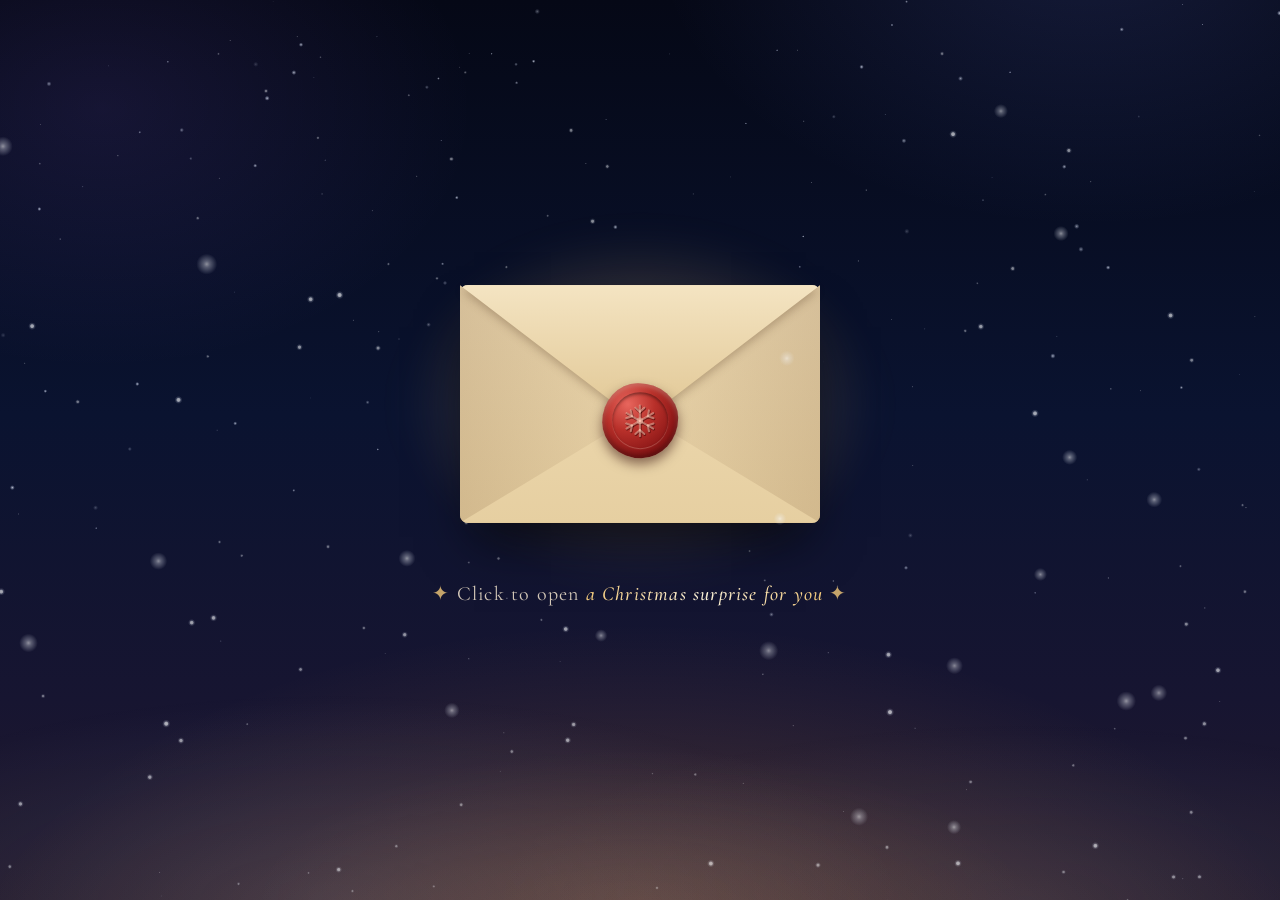
<file: xmas/index.html>
<!DOCTYPE html>
<html lang="en">
<head>
<meta charset="UTF-8">
<meta name="viewport" content="width=device-width, initial-scale=1">
<meta name="theme-color" content="#070b1d">
<title>Merry Christmas ✦</title>
<!-- Old address of the Christmas card: keeps the link preview, then forwards
     (with ?to=…&from=…&msg=…) to the card's new home in /cards/christmas/. -->
<meta name="description" content="Tap to open your Christmas card 🎄">
<meta property="og:type" content="website">
<meta property="og:title" content="✦ A Christmas surprise for you">
<meta property="og:description" content="Tap to open your Christmas card 🎄">
<meta property="og:image" content="https://katherinecheung.github.io/KatherineZhang.github.io/xmas/og.jpg">
<meta property="og:image:width" content="1200">
<meta property="og:image:height" content="630">
<meta name="twitter:card" content="summary_large_image">
<script>location.replace('../cards/christmas/' + location.search + location.hash);</script>
<style>body{margin:0;min-height:100vh;background:#070b1d;color:#f3c97a;font-family:Georgia,serif;display:grid;place-items:center}</style>
</head>
<body>
<p><a style="color:inherit" href="../cards/christmas/">✦ Open your Christmas card ✦</a></p>
</body>
</html>
</file>
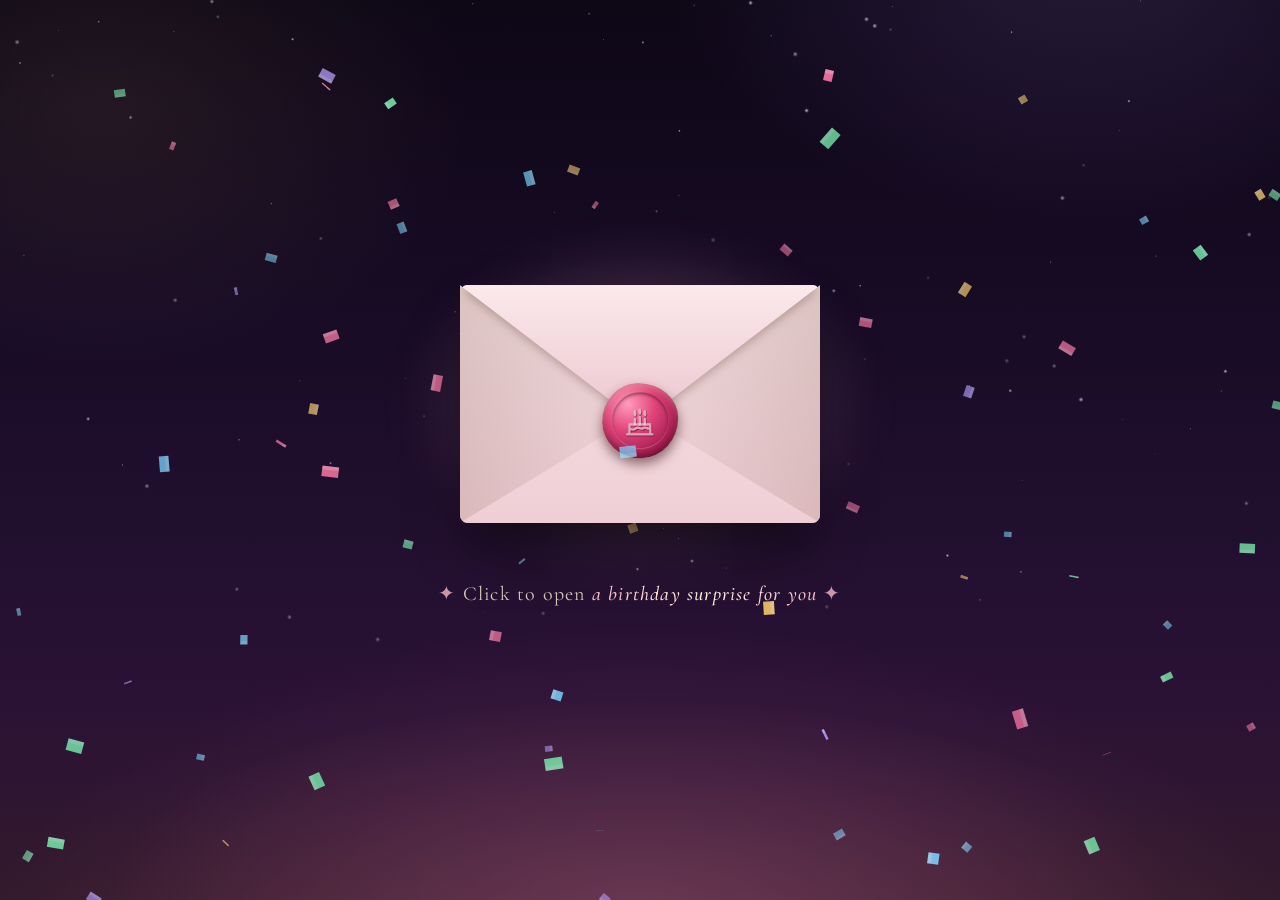
<file: cards/birthday/index.html>
<!DOCTYPE html>
<html lang="en" data-theme="birthday">
<head>
<meta charset="UTF-8">
<meta name="viewport" content="width=device-width, initial-scale=1, viewport-fit=cover">
<meta name="theme-color" content="#140a1c">
<title>Happy Birthday ✦</title>
<meta name="description" content="Tap to open your birthday card 🎂">
<!-- Link previews (WhatsApp / Instagram / iMessage). og:image must be an absolute URL. -->
<meta property="og:type" content="website">
<meta property="og:title" content="✦ A birthday surprise for you">
<meta property="og:description" content="Tap to open your birthday card 🎂">
<meta property="og:image" content="https://katherinecheung.github.io/KatherineZhang.github.io/cards/birthday/og.jpg">
<meta property="og:image:width" content="1200">
<meta property="og:image:height" content="630">
<meta name="twitter:card" content="summary_large_image">
<!-- Optional web fonts, loaded without blocking (falls back to system fonts where Google Fonts is unreachable) -->
<link rel="preconnect" href="https://fonts.googleapis.com">
<link rel="preconnect" href="https://fonts.gstatic.com" crossorigin>
<link href="https://fonts.googleapis.com/css2?family=Cormorant+Garamond:ital,wght@0,400;0,500;0,600;0,700;1,400;1,500&family=Great+Vibes&display=swap" rel="stylesheet" media="print" onload="this.media='all'">
<link rel="stylesheet" href="../card.css">
</head>
<body>
<script src="../themes/birthday.js"></script>
<script src="../engine.js"></script>
</body>
</html>
</file>
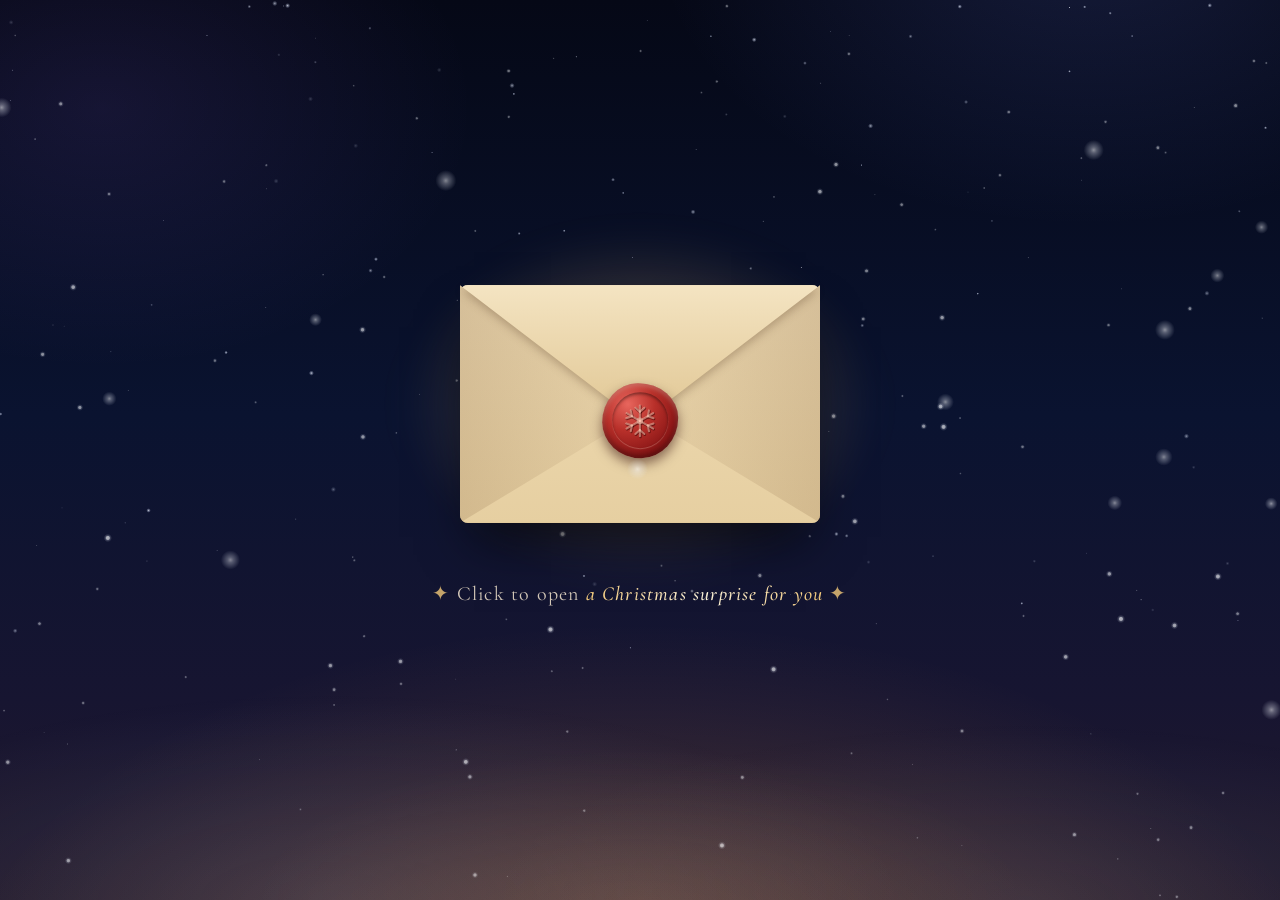
<file: cards/christmas/index.html>
<!DOCTYPE html>
<html lang="en" data-theme="christmas">
<head>
<meta charset="UTF-8">
<meta name="viewport" content="width=device-width, initial-scale=1, viewport-fit=cover">
<meta name="theme-color" content="#070b1d">
<title>Merry Christmas ✦</title>
<meta name="description" content="Tap to open your Christmas card 🎄">
<!-- Link previews (WhatsApp / Instagram / iMessage). og:image must be an absolute URL. -->
<meta property="og:type" content="website">
<meta property="og:title" content="✦ A Christmas surprise for you">
<meta property="og:description" content="Tap to open your Christmas card 🎄">
<meta property="og:image" content="https://katherinecheung.github.io/KatherineZhang.github.io/cards/christmas/og.jpg">
<meta property="og:image:width" content="1200">
<meta property="og:image:height" content="630">
<meta name="twitter:card" content="summary_large_image">
<!-- Optional web fonts, loaded without blocking (falls back to system fonts where Google Fonts is unreachable) -->
<link rel="preconnect" href="https://fonts.googleapis.com">
<link rel="preconnect" href="https://fonts.gstatic.com" crossorigin>
<link href="https://fonts.googleapis.com/css2?family=Cormorant+Garamond:ital,wght@0,400;0,500;0,600;0,700;1,400;1,500&family=Great+Vibes&display=swap" rel="stylesheet" media="print" onload="this.media='all'">
<link rel="stylesheet" href="../card.css">
</head>
<body>
<script src="../themes/christmas.js"></script>
<script src="../engine.js"></script>
</body>
</html>
</file>
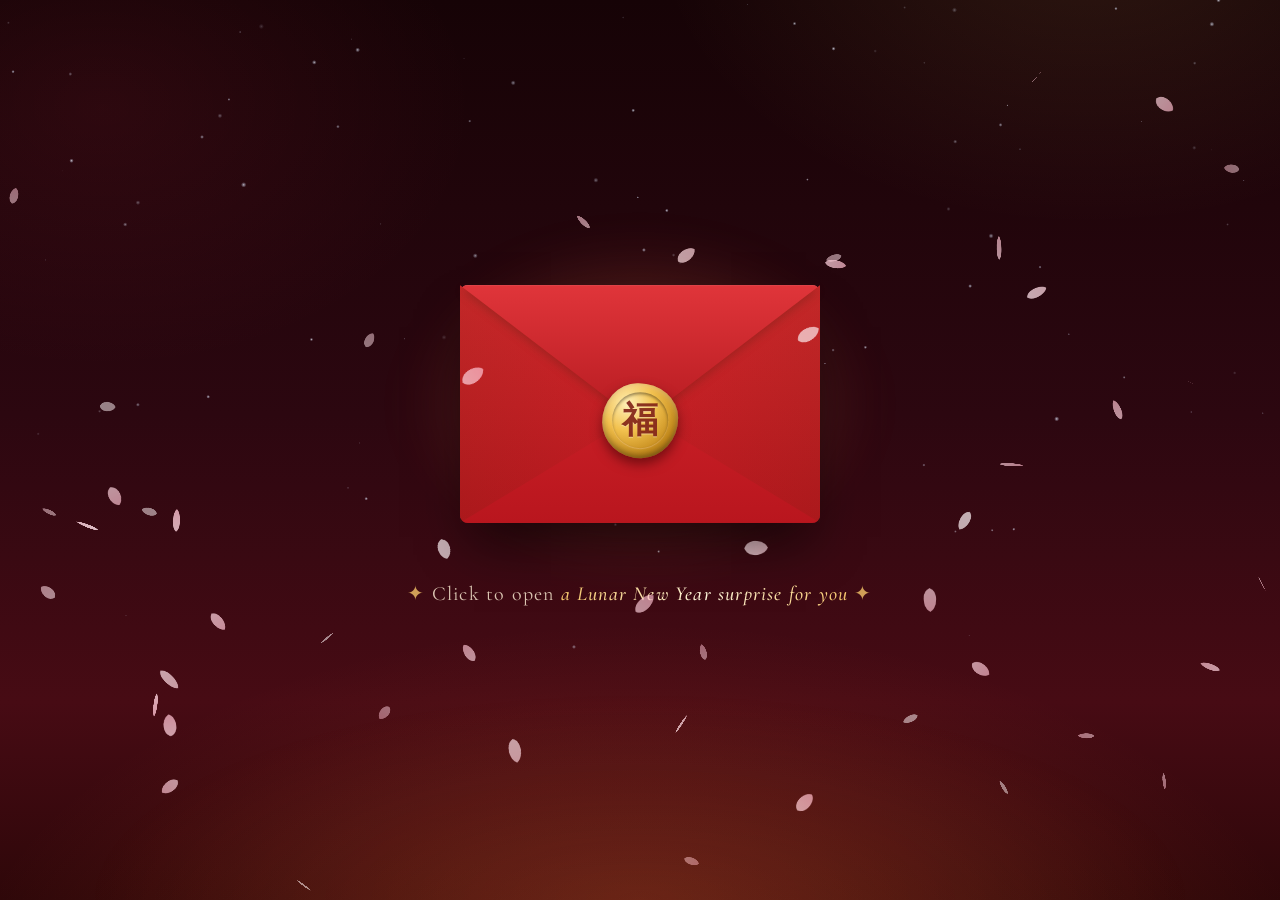
<file: cards/cny/index.html>
<!DOCTYPE html>
<html lang="en" data-theme="cny">
<head>
<meta charset="UTF-8">
<meta name="viewport" content="width=device-width, initial-scale=1, viewport-fit=cover">
<meta name="theme-color" content="#1a0508">
<title>新春快乐 ✦</title>
<meta name="description" content="轻点打开你的新春祝福 🧧">
<!-- Link previews (WhatsApp / Instagram / iMessage). og:image must be an absolute URL. -->
<meta property="og:type" content="website">
<meta property="og:title" content="✦ 给你的新春贺卡">
<meta property="og:description" content="轻点打开你的新春祝福 🧧">
<meta property="og:image" content="https://katherinecheung.github.io/KatherineZhang.github.io/cards/cny/og.jpg">
<meta property="og:image:width" content="1200">
<meta property="og:image:height" content="630">
<meta name="twitter:card" content="summary_large_image">
<!-- Optional web fonts, loaded without blocking (falls back to system fonts where Google Fonts is unreachable) -->
<link rel="preconnect" href="https://fonts.googleapis.com">
<link rel="preconnect" href="https://fonts.gstatic.com" crossorigin>
<link href="https://fonts.googleapis.com/css2?family=Cormorant+Garamond:ital,wght@0,400;0,500;0,600;0,700;1,400;1,500&family=Great+Vibes&display=swap" rel="stylesheet" media="print" onload="this.media='all'">
<link rel="stylesheet" href="../card.css">
</head>
<body>
<script src="../themes/cny.js"></script>
<script src="../engine.js"></script>
</body>
</html>
</file>
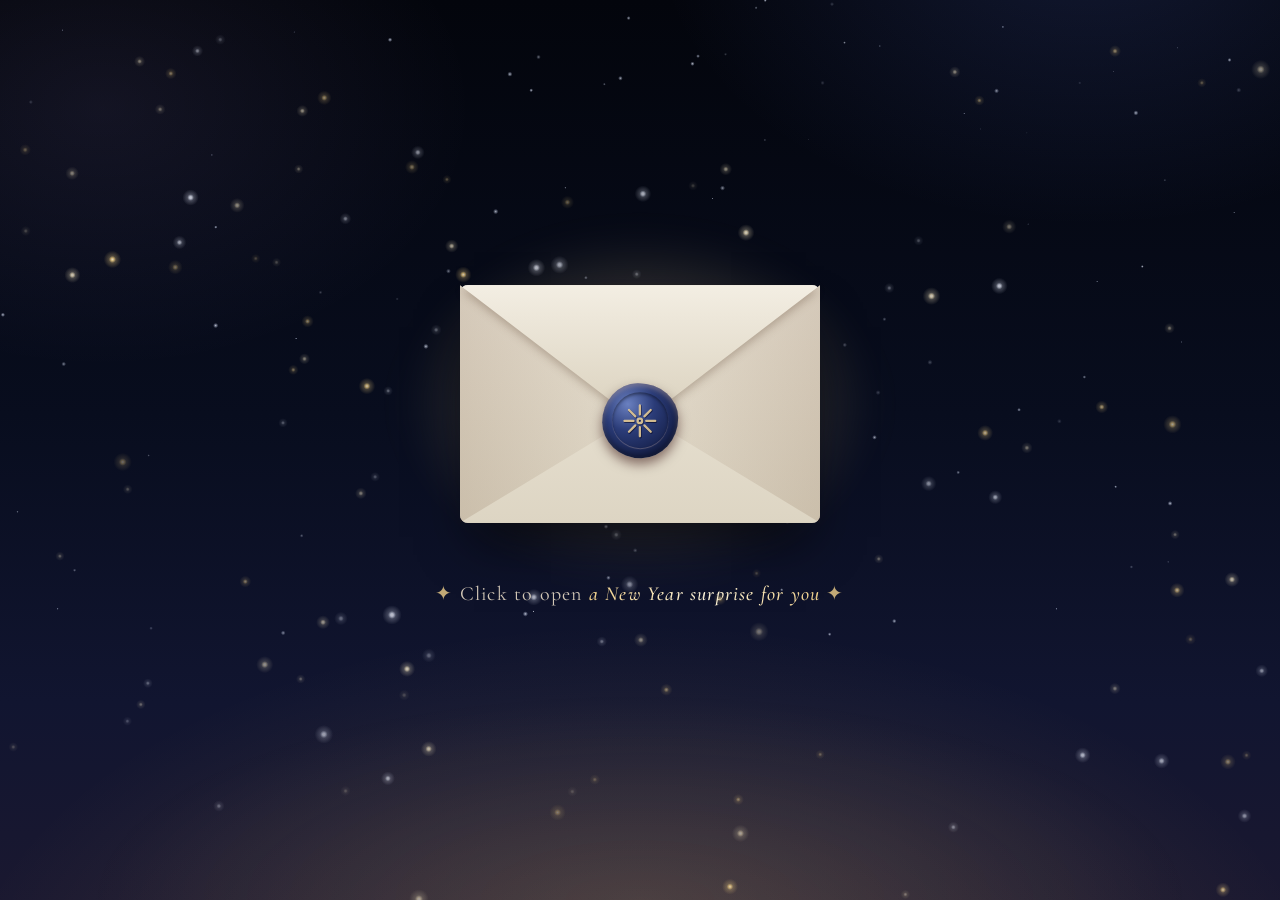
<file: cards/newyear/index.html>
<!DOCTYPE html>
<html lang="en" data-theme="newyear">
<head>
<meta charset="UTF-8">
<meta name="viewport" content="width=device-width, initial-scale=1, viewport-fit=cover">
<meta name="theme-color" content="#05070f">
<title>Happy New Year ✦</title>
<meta name="description" content="Tap to open your New Year card 🎆">
<!-- Link previews (WhatsApp / Instagram / iMessage). og:image must be an absolute URL. -->
<meta property="og:type" content="website">
<meta property="og:title" content="✦ A New Year surprise for you">
<meta property="og:description" content="Tap to open your New Year card 🎆">
<meta property="og:image" content="https://katherinecheung.github.io/KatherineZhang.github.io/cards/newyear/og.jpg">
<meta property="og:image:width" content="1200">
<meta property="og:image:height" content="630">
<meta name="twitter:card" content="summary_large_image">
<!-- Optional web fonts, loaded without blocking (falls back to system fonts where Google Fonts is unreachable) -->
<link rel="preconnect" href="https://fonts.googleapis.com">
<link rel="preconnect" href="https://fonts.gstatic.com" crossorigin>
<link href="https://fonts.googleapis.com/css2?family=Cormorant+Garamond:ital,wght@0,400;0,500;0,600;0,700;1,400;1,500&family=Great+Vibes&display=swap" rel="stylesheet" media="print" onload="this.media='all'">
<link rel="stylesheet" href="../card.css">
</head>
<body>
<script src="../themes/newyear.js"></script>
<script src="../engine.js"></script>
</body>
</html>
</file>
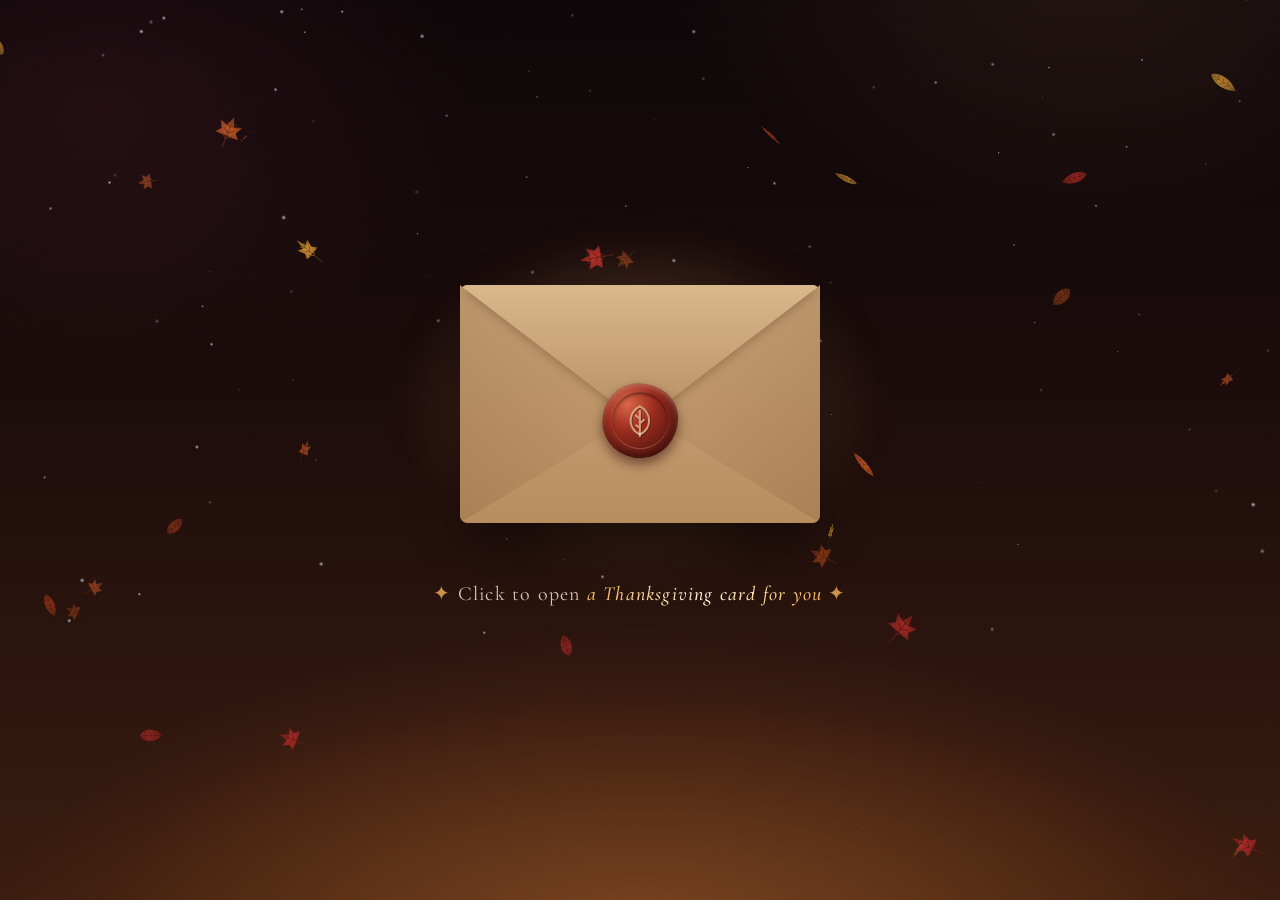
<file: cards/thanksgiving/index.html>
<!DOCTYPE html>
<html lang="en" data-theme="thanksgiving">
<head>
<meta charset="UTF-8">
<meta name="viewport" content="width=device-width, initial-scale=1, viewport-fit=cover">
<meta name="theme-color" content="#140b06">
<title>Happy Thanksgiving ✦</title>
<meta name="description" content="Tap to open your Thanksgiving card 🍂">
<!-- Link previews (WhatsApp / Instagram / iMessage). og:image must be an absolute URL. -->
<meta property="og:type" content="website">
<meta property="og:title" content="✦ A Thanksgiving card for you">
<meta property="og:description" content="Tap to open your Thanksgiving card 🍂">
<meta property="og:image" content="https://katherinecheung.github.io/KatherineZhang.github.io/cards/thanksgiving/og.jpg">
<meta property="og:image:width" content="1200">
<meta property="og:image:height" content="630">
<meta name="twitter:card" content="summary_large_image">
<!-- Optional web fonts, loaded without blocking (falls back to system fonts where Google Fonts is unreachable) -->
<link rel="preconnect" href="https://fonts.googleapis.com">
<link rel="preconnect" href="https://fonts.gstatic.com" crossorigin>
<link href="https://fonts.googleapis.com/css2?family=Cormorant+Garamond:ital,wght@0,400;0,500;0,600;0,700;1,400;1,500&family=Great+Vibes&display=swap" rel="stylesheet" media="print" onload="this.media='all'">
<link rel="stylesheet" href="../card.css">
</head>
<body>
<script src="../themes/thanksgiving.js"></script>
<script src="../engine.js"></script>
</body>
</html>
</file>
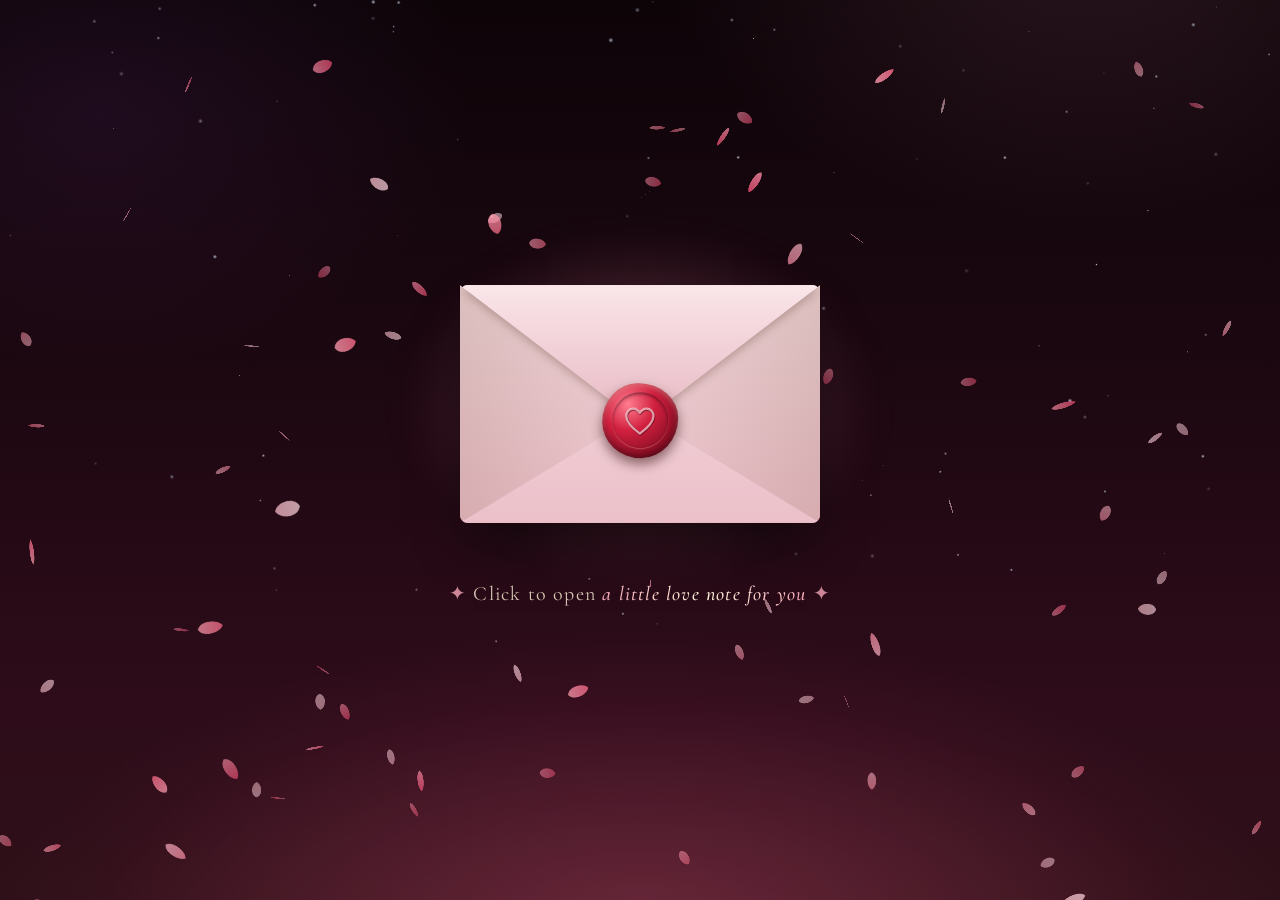
<file: cards/valentine/index.html>
<!DOCTYPE html>
<html lang="en" data-theme="valentine">
<head>
<meta charset="UTF-8">
<meta name="viewport" content="width=device-width, initial-scale=1, viewport-fit=cover">
<meta name="theme-color" content="#16060d">
<title>Happy Valentine's Day ✦</title>
<meta name="description" content="Tap to open your Valentine 💌">
<!-- Link previews (WhatsApp / Instagram / iMessage). og:image must be an absolute URL. -->
<meta property="og:type" content="website">
<meta property="og:title" content="✦ A Valentine for you">
<meta property="og:description" content="Tap to open your Valentine 💌">
<meta property="og:image" content="https://katherinecheung.github.io/KatherineZhang.github.io/cards/valentine/og.jpg">
<meta property="og:image:width" content="1200">
<meta property="og:image:height" content="630">
<meta name="twitter:card" content="summary_large_image">
<!-- Optional web fonts, loaded without blocking (falls back to system fonts where Google Fonts is unreachable) -->
<link rel="preconnect" href="https://fonts.googleapis.com">
<link rel="preconnect" href="https://fonts.gstatic.com" crossorigin>
<link href="https://fonts.googleapis.com/css2?family=Cormorant+Garamond:ital,wght@0,400;0,500;0,600;0,700;1,400;1,500&family=Great+Vibes&display=swap" rel="stylesheet" media="print" onload="this.media='all'">
<link rel="stylesheet" href="../card.css">
</head>
<body>
<script src="../themes/valentine.js"></script>
<script src="../engine.js"></script>
</body>
</html>
</file>
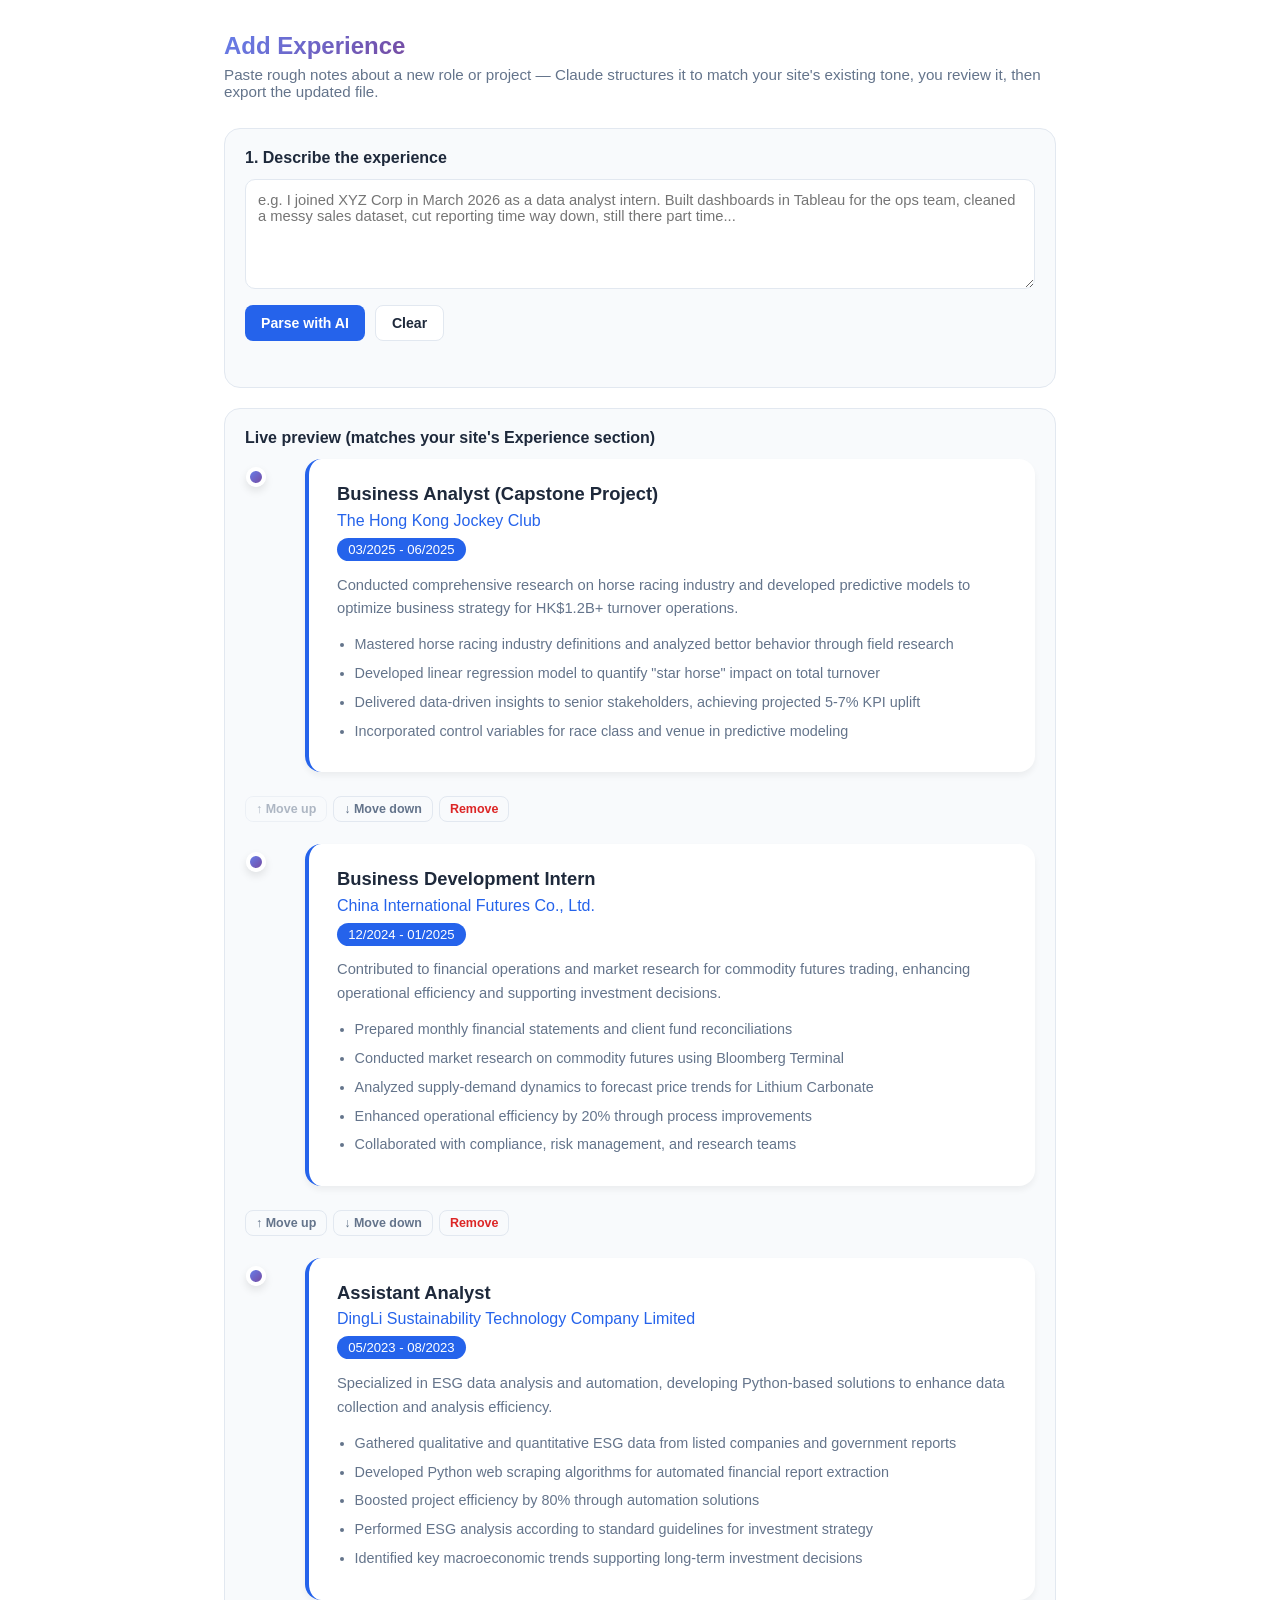
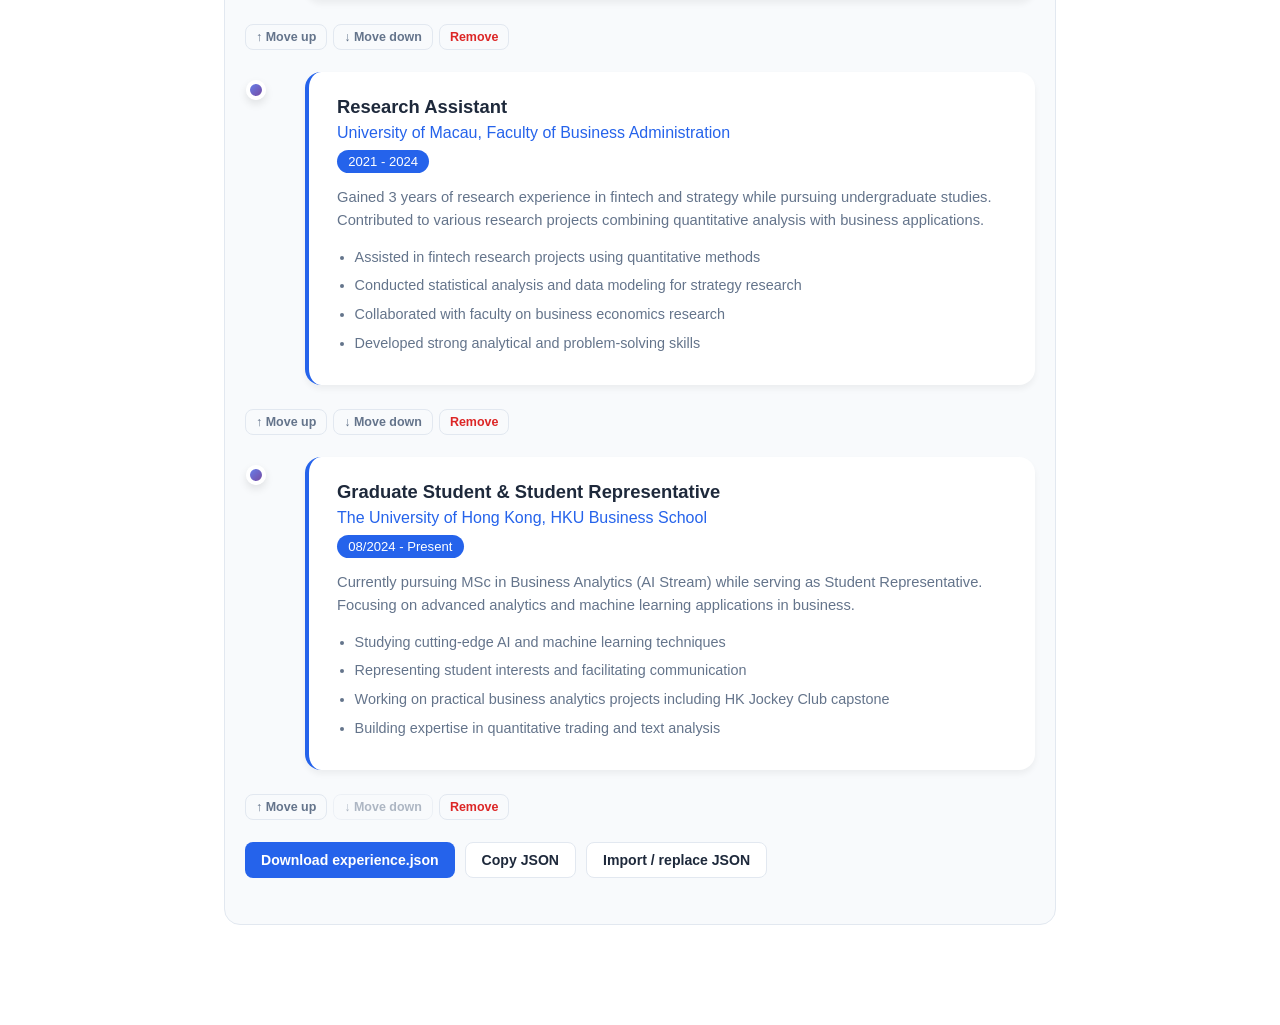
<file: add-experience-tool.html>
<!DOCTYPE html>
<html lang="en">
<head>
<meta charset="UTF-8">
<title>Add Experience — Katherine Zhang</title>
<style>
  :root {
    --blue: #2563eb;
    --grad-start: #667eea;
    --grad-end: #764ba2;
    --ink: #1e293b;
    --muted: #64748b;
    --bg-card: #f8fafc;
    --border: #e2e8f0;
  }
  * { box-sizing: border-box; }
  body {
    margin: 0;
    font-family: 'Inter', -apple-system, BlinkMacSystemFont, sans-serif;
    color: var(--ink);
    background: #ffffff;
  }
  .wrap { max-width: 880px; margin: 0 auto; padding: 32px 24px 80px; }
  header { margin-bottom: 28px; }
  header h1 {
    font-size: 1.5rem;
    margin: 0 0 6px;
    background: linear-gradient(135deg, var(--grad-start) 0%, var(--grad-end) 100%);
    -webkit-background-clip: text;
    background-clip: text;
    color: transparent;
    display: inline-block;
  }
  header p { color: var(--muted); margin: 0; font-size: 0.95rem; }

  .panel {
    background: var(--bg-card);
    border: 1px solid var(--border);
    border-radius: 16px;
    padding: 20px;
    margin-bottom: 20px;
  }
  .panel h2 {
    font-size: 1rem;
    margin: 0 0 12px;
    color: var(--ink);
  }
  textarea {
    width: 100%;
    min-height: 110px;
    padding: 12px;
    border-radius: 10px;
    border: 1px solid var(--border);
    font-family: inherit;
    font-size: 0.92rem;
    resize: vertical;
    background: white;
  }
  textarea:focus, input:focus { outline: 2px solid var(--blue); outline-offset: 1px; }

  .row { display: flex; gap: 10px; margin-top: 12px; flex-wrap: wrap; }
  button {
    font-family: inherit;
    font-size: 0.88rem;
    font-weight: 600;
    padding: 9px 16px;
    border-radius: 8px;
    border: none;
    cursor: pointer;
    transition: opacity 0.15s ease, transform 0.1s ease;
  }
  button:active { transform: scale(0.98); }
  button:disabled { opacity: 0.5; cursor: not-allowed; }
  .btn-primary { background: var(--blue); color: white; }
  .btn-primary:hover:not(:disabled) { opacity: 0.9; }
  .btn-secondary { background: white; color: var(--ink); border: 1px solid var(--border); }
  .btn-secondary:hover:not(:disabled) { background: #f1f5f9; }
  .btn-danger { background: white; color: #dc2626; border: 1px solid #fecaca; }
  .btn-danger:hover:not(:disabled) { background: #fef2f2; }
  .btn-ghost { background: transparent; color: var(--muted); border: 1px solid var(--border); padding: 5px 10px; font-size: 0.78rem; }

  .status { font-size: 0.85rem; margin-top: 10px; color: var(--muted); min-height: 1.2em; }
  .status.error { color: #dc2626; }
  .status.success { color: #16a34a; }

  .field-label {
    display: block;
    font-size: 0.78rem;
    font-weight: 600;
    color: var(--muted);
    margin: 12px 0 4px;
    text-transform: uppercase;
    letter-spacing: 0.02em;
  }
  .field-label:first-child { margin-top: 0; }
  input[type=text] {
    width: 100%;
    padding: 9px 10px;
    border-radius: 8px;
    border: 1px solid var(--border);
    font-family: inherit;
    font-size: 0.92rem;
    background: white;
  }
  .bullets-edit textarea { min-height: 90px; font-size: 0.88rem; }
  .hint { font-size: 0.78rem; color: var(--muted); margin-top: 4px; }

  /* Timeline preview — mirrors styles.css on the live site */
  .timeline { position: relative; max-width: 800px; margin: 0 auto; }
  .timeline-item { position: relative; margin-bottom: 1.5rem; padding-left: 60px; }
  .timeline-dot {
    position: absolute; left: 1px; top: 8px; width: 20px; height: 20px;
    border-radius: 50%;
    background: linear-gradient(135deg, var(--grad-start) 0%, var(--grad-end) 100%);
    border: 4px solid white; box-shadow: 0 4px 8px rgba(0,0,0,0.1);
  }
  .timeline-content {
    background: white; padding: 1.5rem 1.75rem; border-radius: 16px;
    border-left: 4px solid var(--blue); box-shadow: 0 4px 6px rgba(0,0,0,0.05);
  }
  .timeline-content h3 { font-size: 1.15rem; font-weight: 600; color: var(--ink); margin: 0 0 0.4rem; }
  .timeline-content h4 { font-size: 1rem; color: var(--blue); margin: 0 0 0.5rem; font-weight: 500; }
  .timeline-date {
    background: var(--blue); color: white; padding: 0.25rem 0.7rem; border-radius: 20px;
    font-size: 0.82rem; font-weight: 500; display: inline-block; margin-bottom: 0.8rem;
  }
  .timeline-content p { color: var(--muted); margin: 0 0 0.8rem; line-height: 1.6; font-size: 0.92rem; }
  .timeline-content ul { color: var(--muted); padding-left: 1.1rem; margin: 0; font-size: 0.9rem; }
  .timeline-content li { margin-bottom: 0.4rem; line-height: 1.55; }

  .entry-controls {
    display: flex; gap: 6px; margin-top: 10px;
  }
  .entry-block { margin-bottom: 22px; }
  .empty-state {
    text-align: center; color: var(--muted); font-size: 0.9rem; padding: 30px 10px;
  }
  .spinner {
    display: inline-block; width: 13px; height: 13px; border: 2px solid rgba(255,255,255,0.4);
    border-top-color: white; border-radius: 50%; animation: spin 0.7s linear infinite; margin-right: 6px;
    vertical-align: -2px;
  }
  @keyframes spin { to { transform: rotate(360deg); } }
</style>
</head>
<body>
<div class="wrap">
  <header>
    <h1>Add Experience</h1>
    <p>Paste rough notes about a new role or project — Claude structures it to match your site's existing tone, you review it, then export the updated file.</p>
  </header>

  <div class="panel">
    <h2>1. Describe the experience</h2>
    <textarea id="rawInput" placeholder="e.g. I joined XYZ Corp in March 2026 as a data analyst intern. Built dashboards in Tableau for the ops team, cleaned a messy sales dataset, cut reporting time way down, still there part time..."></textarea>
    <div class="row">
      <button class="btn-primary" id="parseBtn" onclick="parseEntry()">Parse with AI</button>
      <button class="btn-secondary" onclick="document.getElementById('rawInput').value=''">Clear</button>
    </div>
    <div class="status" id="parseStatus"></div>
  </div>

  <div class="panel" id="draftPanel" style="display:none;">
    <h2>2. Review &amp; edit</h2>
    <label class="field-label">Title</label>
    <input type="text" id="draftTitle">
    <label class="field-label">Company / Organization</label>
    <input type="text" id="draftCompany">
    <label class="field-label">Date range</label>
    <input type="text" id="draftDates" placeholder="MM/YYYY - MM/YYYY or MM/YYYY - Present">
    <label class="field-label">Summary</label>
    <textarea id="draftSummary" style="min-height:60px;"></textarea>
    <label class="field-label">Bullets (one per line)</label>
    <div class="bullets-edit"><textarea id="draftBullets"></textarea></div>
    <div class="hint">Preview updates as you edit. Nothing is added until you click below.</div>
    <div class="row">
      <button class="btn-primary" onclick="addDraftToList()">Add to Experience List</button>
      <button class="btn-secondary" onclick="cancelDraft()">Discard</button>
    </div>
  </div>

  <div class="panel">
    <h2>Live preview (matches your site's Experience section)</h2>
    <div id="timelinePreview" class="timeline"></div>
    <div class="row" style="margin-top:16px;">
      <button class="btn-primary" onclick="downloadJson()">Download experience.json</button>
      <button class="btn-secondary" onclick="copyJson()">Copy JSON</button>
      <button class="btn-secondary" onclick="document.getElementById('importArea').style.display = document.getElementById('importArea').style.display === 'none' ? 'block' : 'none'">Import / replace JSON</button>
    </div>
    <div id="importArea" style="display:none; margin-top:14px;">
      <label class="field-label">Paste the current contents of data/experience.json here to sync, then click Load</label>
      <textarea id="importText" style="min-height:100px; font-size:0.8rem;"></textarea>
      <div class="row"><button class="btn-secondary" onclick="loadImport()">Load</button></div>
    </div>
    <div class="status" id="listStatus"></div>
  </div>
</div>

<script>
const STORAGE_KEY = 'experience-entries';
const DEFAULT_ENTRIES = [
  {
    "title": "Business Analyst (Capstone Project)",
    "company": "The Hong Kong Jockey Club",
    "dateRange": "03/2025 - 06/2025",
    "summary": "Conducted comprehensive research on horse racing industry and developed predictive models to optimize business strategy for HK$1.2B+ turnover operations.",
    "bullets": [
      "Mastered horse racing industry definitions and analyzed bettor behavior through field research",
      "Developed linear regression model to quantify \"star horse\" impact on total turnover",
      "Delivered data-driven insights to senior stakeholders, achieving projected 5-7% KPI uplift",
      "Incorporated control variables for race class and venue in predictive modeling"
    ]
  },
  {
    "title": "Business Development Intern",
    "company": "China International Futures Co., Ltd.",
    "dateRange": "12/2024 - 01/2025",
    "summary": "Contributed to financial operations and market research for commodity futures trading, enhancing operational efficiency and supporting investment decisions.",
    "bullets": [
      "Prepared monthly financial statements and client fund reconciliations",
      "Conducted market research on commodity futures using Bloomberg Terminal",
      "Analyzed supply-demand dynamics to forecast price trends for Lithium Carbonate",
      "Enhanced operational efficiency by 20% through process improvements",
      "Collaborated with compliance, risk management, and research teams"
    ]
  },
  {
    "title": "Assistant Analyst",
    "company": "DingLi Sustainability Technology Company Limited",
    "dateRange": "05/2023 - 08/2023",
    "summary": "Specialized in ESG data analysis and automation, developing Python-based solutions to enhance data collection and analysis efficiency.",
    "bullets": [
      "Gathered qualitative and quantitative ESG data from listed companies and government reports",
      "Developed Python web scraping algorithms for automated financial report extraction",
      "Boosted project efficiency by 80% through automation solutions",
      "Performed ESG analysis according to standard guidelines for investment strategy",
      "Identified key macroeconomic trends supporting long-term investment decisions"
    ]
  },
  {
    "title": "Research Assistant",
    "company": "University of Macau, Faculty of Business Administration",
    "dateRange": "2021 - 2024",
    "summary": "Gained 3 years of research experience in fintech and strategy while pursuing undergraduate studies. Contributed to various research projects combining quantitative analysis with business applications.",
    "bullets": [
      "Assisted in fintech research projects using quantitative methods",
      "Conducted statistical analysis and data modeling for strategy research",
      "Collaborated with faculty on business economics research",
      "Developed strong analytical and problem-solving skills"
    ]
  },
  {
    "title": "Graduate Student & Student Representative",
    "company": "The University of Hong Kong, HKU Business School",
    "dateRange": "08/2024 - Present",
    "summary": "Currently pursuing MSc in Business Analytics (AI Stream) while serving as Student Representative. Focusing on advanced analytics and machine learning applications in business.",
    "bullets": [
      "Studying cutting-edge AI and machine learning techniques",
      "Representing student interests and facilitating communication",
      "Working on practical business analytics projects including HK Jockey Club capstone",
      "Building expertise in quantitative trading and text analysis"
    ]
  }
];

let entries = [];
let draft = null;

function escapeHtml(str) {
  const div = document.createElement('div');
  div.textContent = str == null ? '' : String(str);
  return div.innerHTML;
}

async function init() {
  try {
    const stored = await window.storage.get(STORAGE_KEY);
    entries = stored && stored.value ? JSON.parse(stored.value) : DEFAULT_ENTRIES;
  } catch (e) {
    entries = DEFAULT_ENTRIES;
  }
  renderList();
}

async function persist() {
  try {
    await window.storage.set(STORAGE_KEY, JSON.stringify(entries));
  } catch (e) {
    console.error('Could not save locally:', e);
  }
}

function renderList() {
  const container = document.getElementById('timelinePreview');
  if (!entries.length) {
    container.innerHTML = '<div class="empty-state">No experience entries yet.</div>';
    return;
  }
  container.innerHTML = entries.map((item, i) => `
    <div class="entry-block">
      <div class="timeline-item">
        <div class="timeline-dot"></div>
        <div class="timeline-content">
          <h3>${escapeHtml(item.title)}</h3>
          <h4>${escapeHtml(item.company)}</h4>
          <span class="timeline-date">${escapeHtml(item.dateRange)}</span>
          <p>${escapeHtml(item.summary)}</p>
          <ul>${(item.bullets || []).map(b => `<li>${escapeHtml(b)}</li>`).join('')}</ul>
        </div>
      </div>
      <div class="entry-controls">
        <button class="btn-ghost" onclick="moveEntry(${i}, -1)" ${i === 0 ? 'disabled' : ''}>↑ Move up</button>
        <button class="btn-ghost" onclick="moveEntry(${i}, 1)" ${i === entries.length - 1 ? 'disabled' : ''}>↓ Move down</button>
        <button class="btn-ghost" onclick="removeEntry(${i})" style="color:#dc2626;">Remove</button>
      </div>
    </div>
  `).join('');
}

function moveEntry(i, dir) {
  const j = i + dir;
  if (j < 0 || j >= entries.length) return;
  [entries[i], entries[j]] = [entries[j], entries[i]];
  persist();
  renderList();
}

function removeEntry(i) {
  entries.splice(i, 1);
  persist();
  renderList();
  setStatus('listStatus', 'Entry removed.', 'success');
}

function setStatus(id, msg, type) {
  const el = document.getElementById(id);
  el.textContent = msg;
  el.className = 'status' + (type ? ' ' + type : '');
}

async function parseEntry() {
  const raw = document.getElementById('rawInput').value.trim();
  if (!raw) {
    setStatus('parseStatus', 'Paste a description first.', 'error');
    return;
  }
  const btn = document.getElementById('parseBtn');
  btn.disabled = true;
  btn.innerHTML = '<span class="spinner"></span>Parsing...';
  setStatus('parseStatus', '', '');

  const exampleEntries = DEFAULT_ENTRIES.slice(0, 2);

  const systemPrompt = `You convert a person's rough, unstructured description of a work or research experience into a structured JSON object for their portfolio website's Experience section.

Return ONLY valid JSON with this exact schema, no markdown fences, no commentary:
{
  "title": string,       // job title or role
  "company": string,     // organization name
  "dateRange": string,   // format "MM/YYYY - MM/YYYY", "MM/YYYY - Present", or "YYYY - YYYY" if only years are known
  "summary": string,     // 1-2 sentence professional overview
  "bullets": string[]    // 3-5 achievement-oriented bullets, each a single sentence starting with a strong past-tense action verb
}

Match the tone, register, and level of specificity shown in these existing entries from the same person's site (for style reference only, do not reuse their content):
${JSON.stringify(exampleEntries, null, 2)}

Rules:
- Never invent numbers, metrics, or facts that are not present or clearly implied in the source text.
- If a detail is missing (e.g. exact dates), make the most reasonable minimal inference from context; do not fabricate specifics.
- Keep bullets concise, one sentence each, matching the density of the reference examples.
- Output raw JSON only.`;

  try {
    const response = await fetch("https://api.anthropic.com/v1/messages", {
      method: "POST",
      headers: { "Content-Type": "application/json" },
      body: JSON.stringify({
        model: "claude-sonnet-4-6",
        max_tokens: 1000,
        system: systemPrompt,
        messages: [{ role: "user", content: raw }]
      })
    });

    if (!response.ok) throw new Error(`API error ${response.status}`);
    const data = await response.json();
    const textBlock = (data.content || []).find(b => b.type === 'text');
    if (!textBlock) throw new Error('No text in response');

    const cleaned = textBlock.text.replace(/```json|```/g, '').trim();
    const parsed = JSON.parse(cleaned);

    draft = {
      title: parsed.title || '',
      company: parsed.company || '',
      dateRange: parsed.dateRange || '',
      summary: parsed.summary || '',
      bullets: Array.isArray(parsed.bullets) ? parsed.bullets : []
    };
    showDraft();
    setStatus('parseStatus', 'Parsed. Review the draft below before adding it.', 'success');
  } catch (err) {
    console.error(err);
    setStatus('parseStatus', 'Could not parse that — try rephrasing, or fill the fields manually below.', 'error');
    draft = { title: '', company: '', dateRange: '', summary: '', bullets: [] };
    showDraft();
  } finally {
    btn.disabled = false;
    btn.textContent = 'Parse with AI';
  }
}

function showDraft() {
  document.getElementById('draftPanel').style.display = 'block';
  document.getElementById('draftTitle').value = draft.title;
  document.getElementById('draftCompany').value = draft.company;
  document.getElementById('draftDates').value = draft.dateRange;
  document.getElementById('draftSummary').value = draft.summary;
  document.getElementById('draftBullets').value = draft.bullets.join('\n');
  document.getElementById('draftPanel').scrollIntoView({ behavior: 'smooth', block: 'nearest' });
}

function cancelDraft() {
  draft = null;
  document.getElementById('draftPanel').style.display = 'none';
}

function addDraftToList() {
  const entry = {
    title: document.getElementById('draftTitle').value.trim(),
    company: document.getElementById('draftCompany').value.trim(),
    dateRange: document.getElementById('draftDates').value.trim(),
    summary: document.getElementById('draftSummary').value.trim(),
    bullets: document.getElementById('draftBullets').value.split('\n').map(s => s.trim()).filter(Boolean)
  };
  if (!entry.title || !entry.company) {
    setStatus('parseStatus', 'Title and company are required.', 'error');
    return;
  }
  entries.unshift(entry);
  persist();
  renderList();
  cancelDraft();
  document.getElementById('rawInput').value = '';
  setStatus('listStatus', 'Added to the top of your experience list.', 'success');
}

function downloadJson() {
  const blob = new Blob([JSON.stringify(entries, null, 2)], { type: 'application/json' });
  const url = URL.createObjectURL(blob);
  const a = document.createElement('a');
  a.href = url;
  a.download = 'experience.json';
  document.body.appendChild(a);
  a.click();
  document.body.removeChild(a);
  URL.revokeObjectURL(url);
  setStatus('listStatus', 'Downloaded. Replace data/experience.json in your repo, then commit and push.', 'success');
}

async function copyJson() {
  try {
    await navigator.clipboard.writeText(JSON.stringify(entries, null, 2));
    setStatus('listStatus', 'Copied to clipboard.', 'success');
  } catch (e) {
    setStatus('listStatus', 'Could not copy — your browser may be blocking clipboard access.', 'error');
  }
}

function loadImport() {
  const text = document.getElementById('importText').value.trim();
  if (!text) return;
  try {
    const parsed = JSON.parse(text);
    if (!Array.isArray(parsed)) throw new Error('Not an array');
    entries = parsed;
    persist();
    renderList();
    document.getElementById('importArea').style.display = 'none';
    setStatus('listStatus', 'Loaded. This is now your working list.', 'success');
  } catch (e) {
    setStatus('listStatus', 'That did not look like valid experience.json content.', 'error');
  }
}

init();
</script>
</body>
</html>
</file>
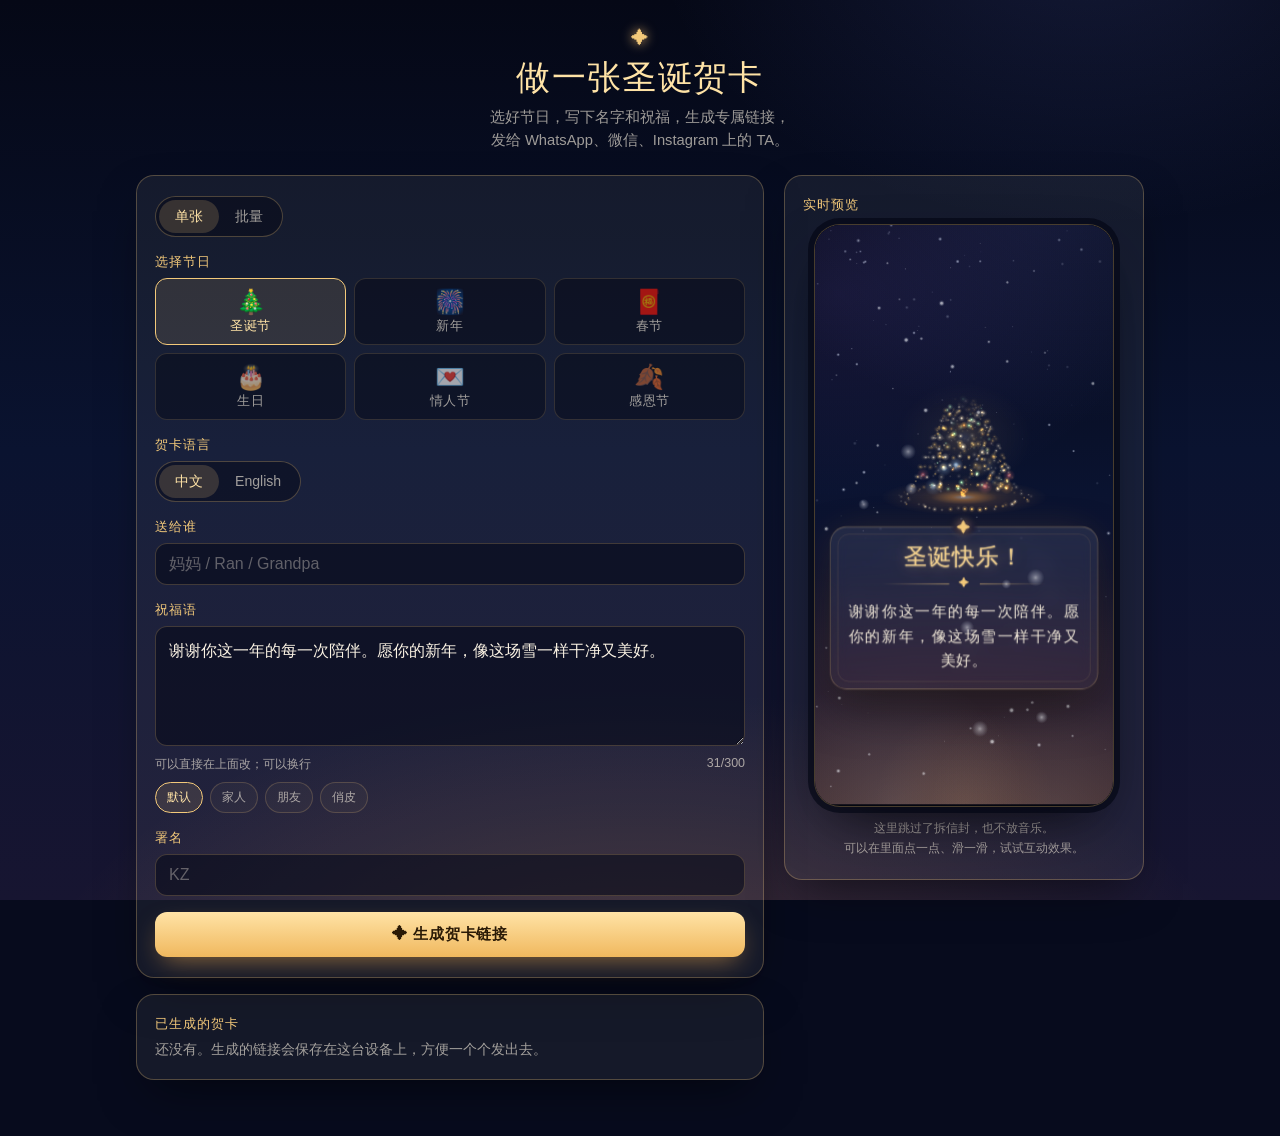
<file: xmas/create.html>
<!DOCTYPE html>
<html lang="zh-CN">
<head>
<meta charset="UTF-8">
<meta name="viewport" content="width=device-width, initial-scale=1">
<title>贺卡生成器 · Card Maker</title>
<!-- Old address of the link maker: forwards to the multi-holiday maker. -->
<script>location.replace('../cards/?theme=christmas');</script>
<style>body{margin:0;min-height:100vh;background:#070b1d;color:#f3c97a;font-family:Georgia,serif;display:grid;place-items:center}</style>
</head>
<body>
<p><a style="color:inherit" href="../cards/?theme=christmas">✦ 打开贺卡生成器 · Open the card maker ✦</a></p>
</body>
</html>
</file>
<file: styles.css>
/* Reset and Base Styles */
* {
    margin: 0;
    padding: 0;
    box-sizing: border-box;
}

body {
    font-family: 'Inter', sans-serif;
    line-height: 1.6;
    color: #333;
    overflow-x: hidden;
}

.container {
    max-width: 1200px;
    margin: 0 auto;
    padding: 0 20px;
}

/* Navigation */
.navbar {
    position: fixed;
    top: 0;
    width: 100%;
    background: rgba(255, 255, 255, 0.95);
    backdrop-filter: blur(10px);
    border-bottom: 1px solid rgba(0, 0, 0, 0.1);
    z-index: 1000;
    transition: all 0.3s ease;
}

.nav-container {
    max-width: 1200px;
    margin: 0 auto;
    padding: 0 20px;
    display: flex;
    justify-content: space-between;
    align-items: center;
    height: 70px;
}

.nav-logo h2 {
    color: #2563eb;
    font-weight: 600;
}

.nav-menu {
    display: flex;
    list-style: none;
    gap: 2rem;
}

.nav-link {
    text-decoration: none;
    color: #333;
    font-weight: 500;
    transition: color 0.3s ease;
    position: relative;
}

.nav-link:hover {
    color: #2563eb;
}

.nav-link::after {
    content: '';
    position: absolute;
    bottom: -5px;
    left: 0;
    width: 0;
    height: 2px;
    background: #2563eb;
    transition: width 0.3s ease;
}

.nav-link:hover::after {
    width: 100%;
}

.hamburger {
    display: none;
    flex-direction: column;
    cursor: pointer;
}

.bar {
    width: 25px;
    height: 3px;
    background: #333;
    margin: 3px 0;
    transition: 0.3s;
}

/* Hero Section */
.hero {
    min-height: 100vh;
    display: flex;
    align-items: center;
    background: linear-gradient(135deg, #667eea 0%, #764ba2 100%);
    color: white;
    position: relative;
    overflow: hidden;
}

.hero::before {
    content: '';
    position: absolute;
    top: 0;
    left: 0;
    right: 0;
    bottom: 0;
    background: rgba(0, 0, 0, 0.2);
}

.hero-container {
    max-width: 1200px;
    margin: 0 auto;
    padding: 0 20px;
    display: grid;
    grid-template-columns: 1fr 1fr;
    gap: 4rem;
    align-items: center;
    position: relative;
    z-index: 1;
}

.hero-title {
    font-size: 3.5rem;
    font-weight: 700;
    margin-bottom: 1rem;
    line-height: 1.2;
}

.highlight {
    color: #fbbf24;
}

.hero-subtitle {
    font-size: 1.5rem;
    font-weight: 400;
    margin-bottom: 1.5rem;
    opacity: 0.9;
}

.hero-description {
    font-size: 1.1rem;
    margin-bottom: 2rem;
    opacity: 0.8;
    line-height: 1.7;
}

.hero-buttons {
    display: flex;
    gap: 1rem;
    flex-wrap: wrap;
}

.btn {
    padding: 12px 30px;
    border-radius: 8px;
    text-decoration: none;
    font-weight: 600;
    transition: all 0.3s ease;
    display: inline-block;
    text-align: center;
}

.btn-primary {
    background: #2563eb;
    color: white;
    border: 2px solid #2563eb;
}

.btn-primary:hover {
    background: transparent;
    color: #2563eb;
    background: white;
}

.btn-secondary {
    background: transparent;
    color: white;
    border: 2px solid white;
}

.btn-secondary:hover {
    background: white;
    color: #2563eb;
}

.hero-image {
    display: flex;
    justify-content: center;
    align-items: center;
}

.data-visualization {
    background: rgba(255, 255, 255, 0.1);
    border-radius: 20px;
    padding: 2rem;
    backdrop-filter: blur(10px);
    border: 1px solid rgba(255, 255, 255, 0.2);
}

/* About Section */
.about {
    padding: 100px 0;
    background: #f8fafc;
}

.section-header {
    text-align: center;
    margin-bottom: 4rem;
}

.section-title {
    font-size: 2.5rem;
    font-weight: 700;
    margin-bottom: 1rem;
    color: #1e293b;
}

.section-subtitle {
    font-size: 1.1rem;
    color: #ffffff;
    max-width: 600px;
    margin: 0 auto;
}

.about-content {
    display: grid;
    grid-template-columns: 2fr 1fr;
    gap: 4rem;
    align-items: center;
}

.about-text p {
    font-size: 1.1rem;
    margin-bottom: 1.5rem;
    color: #475569;
    line-height: 1.7;
}

.about-stats {
    display: flex;
    gap: 2rem;
    margin-top: 2rem;
}

.stat {
    text-align: center;
}

.stat h3 {
    font-size: 2rem;
    font-weight: 700;
    color: #2563eb;
    margin-bottom: 0.5rem;
}

.stat p {
    color: #64748b;
    font-weight: 500;
}

.about-image {
    display: flex;
    justify-content: center;
}

.profile-image {
    width: 250px;
    height: 250px;
    border-radius: 50%;
    object-fit: cover;
    box-shadow: 0 20px 40px rgba(0, 0, 0, 0.1);
    border: 4px solid white;
    transition: transform 0.3s ease, box-shadow 0.3s ease;
}

.profile-image:hover {
    transform: scale(1.05);
    box-shadow: 0 25px 50px rgba(0, 0, 0, 0.15);
}

.image-placeholder {
    width: 250px;
    height: 250px;
    border-radius: 50%;
    background: linear-gradient(135deg, #667eea 0%, #764ba2 100%);
    display: flex;
    align-items: center;
    justify-content: center;
    font-size: 6rem;
    color: white;
    box-shadow: 0 20px 40px rgba(0, 0, 0, 0.1);
}

/* Education Section */
.education {
    padding: 100px 0;
    background: white;
}

.education-timeline {
    position: relative;
    max-width: 900px;
    margin: 0 auto;
}

.education-timeline::before {
    content: '';
    position: absolute;
    left: 30px;
    top: 0;
    bottom: 0;
    width: 2px;
    background: linear-gradient(135deg, #667eea 0%, #764ba2 100%);
}

.education-item {
    position: relative;
    margin-bottom: 3rem;
    padding-left: 80px;
}

.education-dot {
    position: absolute;
    left: 21px;
    top: 8px;
    width: 20px;
    height: 20px;
    border-radius: 50%;
    background: linear-gradient(135deg, #667eea 0%, #764ba2 100%);
    border: 4px solid white;
    box-shadow: 0 4px 8px rgba(0, 0, 0, 0.1);
}

.education-content {
    background: #f8fafc;
    padding: 2.5rem;
    border-radius: 16px;
    border-left: 4px solid #2563eb;
    box-shadow: 0 4px 6px rgba(0, 0, 0, 0.05);
    transition: transform 0.3s ease, box-shadow 0.3s ease;
}

.education-content:hover {
    transform: translateY(-5px);
    box-shadow: 0 15px 35px rgba(0, 0, 0, 0.1);
}

.education-content h3 {
    font-size: 1.4rem;
    font-weight: 600;
    color: #1e293b;
    margin-bottom: 0.5rem;
    line-height: 1.3;
}

.education-content h4 {
    font-size: 1.1rem;
    color: #2563eb;
    margin-bottom: 1rem;
    font-weight: 500;
}

.education-date {
    background: #2563eb;
    color: white;
    padding: 0.4rem 1rem;
    border-radius: 20px;
    font-size: 0.9rem;
    font-weight: 500;
    display: inline-block;
    margin-bottom: 0.5rem;
    margin-right: 1rem;
}

.education-role {
    background: #10b981;
    color: white;
    padding: 0.4rem 1rem;
    border-radius: 20px;
    font-size: 0.9rem;
    font-weight: 500;
    display: inline-block;
    margin-bottom: 1rem;
}

.education-gpa {
    background: #f59e0b;
    color: white;
    padding: 0.4rem 1rem;
    border-radius: 20px;
    font-size: 0.9rem;
    font-weight: 500;
    display: inline-block;
    margin-bottom: 1rem;
}

.education-content p {
    color: #64748b;
    margin-bottom: 1.5rem;
    line-height: 1.7;
}

.achievements {
    margin-bottom: 1.5rem;
}

.achievements h5 {
    color: #1e293b;
    font-weight: 600;
    margin-bottom: 0.8rem;
    font-size: 1rem;
}

.achievements ul {
    color: #64748b;
    padding-left: 1.5rem;
    margin: 0;
}

.achievements li {
    margin-bottom: 0.5rem;
    line-height: 1.6;
}

.course-tags {
    display: flex;
    flex-wrap: wrap;
    gap: 0.5rem;
    margin-top: 1rem;
}

.course-tag {
    background: #e0e7ff;
    color: #3730a3;
    padding: 0.4rem 0.8rem;
    border-radius: 20px;
    font-size: 0.8rem;
    font-weight: 500;
    transition: all 0.3s ease;
}

.course-tag:hover {
    background: #3730a3;
    color: white;
    transform: translateY(-2px);
}

/* Skills Section */
.skills {
    padding: 100px 0;
    background: white;
}

.skills-grid {
    display: grid;
    grid-template-columns: repeat(auto-fit, minmax(280px, 1fr));
    gap: 3rem;
}

.skill-category {
    background: #f8fafc;
    padding: 2.5rem 2rem;
    border-radius: 16px;
    text-align: center;
    transition: transform 0.3s ease, box-shadow 0.3s ease;
    border: 1px solid #e2e8f0;
}

.skill-category:hover {
    transform: translateY(-10px);
    box-shadow: 0 20px 40px rgba(0, 0, 0, 0.1);
}

.category-icon {
    width: 80px;
    height: 80px;
    background: linear-gradient(135deg, #667eea 0%, #764ba2 100%);
    border-radius: 50%;
    display: flex;
    align-items: center;
    justify-content: center;
    margin: 0 auto 1.5rem;
    font-size: 2rem;
    color: white;
}

.skill-category h3 {
    font-size: 1.3rem;
    font-weight: 600;
    margin-bottom: 1.5rem;
    color: #1e293b;
}

.skill-items {
    text-align: left;
}

.skill-item {
    margin-bottom: 1rem;
}

.skill-item span {
    display: block;
    font-weight: 500;
    margin-bottom: 0.5rem;
    color: #475569;
}

.skill-bar {
    height: 8px;
    background: #e2e8f0;
    border-radius: 4px;
    overflow: hidden;
}

.skill-progress {
    height: 100%;
    background: linear-gradient(135deg, #667eea 0%, #764ba2 100%);
    border-radius: 4px;
    width: 0;
    transition: width 1s ease;
}

/* Projects Section */
.projects {
    padding: 100px 0;
    background: #f8fafc;
}

.projects-grid {
    display: grid;
    grid-template-columns: repeat(auto-fit, minmax(350px, 1fr));
    gap: 2.5rem;
    align-items: stretch;
}

.project-card {
    background: white;
    border-radius: 16px;
    overflow: hidden;
    box-shadow: 0 4px 6px rgba(0, 0, 0, 0.05);
    transition: transform 0.3s ease, box-shadow 0.3s ease;
    border: 1px solid #e2e8f0;
    display: flex;
    flex-direction: column;
    height: 100%;
}

.project-card:hover {
    transform: translateY(-8px);
    box-shadow: 0 20px 40px rgba(0, 0, 0, 0.1);
}

.project-image {
    height: 200px;
    background: linear-gradient(135deg, #667eea 0%, #764ba2 100%);
    display: flex;
    align-items: center;
    justify-content: center;
    font-size: 4rem;
    color: white;
}

.project-content {
    padding: 2rem;
    display: flex;
    flex-direction: column;
    flex-grow: 1;
}

.project-content h3 {
    font-size: 1.3rem;
    font-weight: 600;
    margin-bottom: 0.5rem;
    color: #1e293b;
}

.project-period {
    display: inline-block;
    background: #3b82f6;
    color: white;
    padding: 0.3rem 0.8rem;
    border-radius: 15px;
    font-size: 0.8rem;
    font-weight: 500;
    margin-bottom: 1rem;
    letter-spacing: 0.5px;
    align-self: flex-start;
}

.project-content p {
    color: #64748b;
    line-height: 1.6;
    margin-bottom: 1.5rem;
    flex-grow: 1;
}

.project-tags {
    display: flex;
    flex-wrap: wrap;
    gap: 0.5rem;
    margin-bottom: 1.5rem;
    margin-top: auto;
}

.tag {
    background: #e0e7ff;
    color: #3730a3;
    padding: 0.3rem 0.8rem;
    border-radius: 20px;
    font-size: 0.8rem;
    font-weight: 500;
}

.project-links {
    display: flex;
    gap: 1rem;
    margin-top: auto;
    padding-top: 0.5rem;
}

.project-link {
    color: #2563eb;
    text-decoration: none;
    font-weight: 600;
    padding: 0.5rem 1rem;
    border: 2px solid #2563eb;
    border-radius: 8px;
    transition: all 0.3s ease;
}

.project-link:hover {
    background: #2563eb;
    color: white;
}

/* More Projects Button */
.more-projects-container {
    text-align: center;
    margin-top: 3rem;
}

.view-more-btn {
    padding: 15px 40px;
    font-size: 1rem;
    border-radius: 50px;
    transition: all 0.3s ease;
    border: none;
    cursor: pointer;
    text-transform: uppercase;
    font-weight: 600;
    letter-spacing: 1px;
    box-shadow: 0 4px 15px rgba(37, 99, 235, 0.3);
}

.view-more-btn:hover {
    transform: translateY(-3px);
    box-shadow: 0 8px 25px rgba(37, 99, 235, 0.4);
}

.additional-projects {
    margin-top: 3rem;
    animation: fadeIn 0.5s ease-in-out;
}

@keyframes fadeIn {
    from {
        opacity: 0;
        transform: translateY(20px);
    }
    to {
        opacity: 1;
        transform: translateY(0);
    }
}

/* Experience Section */
.experience {
    padding: 100px 0;
    background: white;
}

.timeline {
    position: relative;
    max-width: 800px;
    margin: 0 auto;
}

.timeline::before {
    content: '';
    position: absolute;
    left: 30px;
    top: 0;
    bottom: 0;
    width: 2px;
    background: linear-gradient(135deg, #667eea 0%, #764ba2 100%);
}

.timeline-item {
    position: relative;
    margin-bottom: 3rem;
    padding-left: 80px;
}

.timeline-dot {
    position: absolute;
    left: 21px;
    top: 8px;
    width: 20px;
    height: 20px;
    border-radius: 50%;
    background: linear-gradient(135deg, #667eea 0%, #764ba2 100%);
    border: 4px solid white;
    box-shadow: 0 4px 8px rgba(0, 0, 0, 0.1);
}

.timeline-content {
    background: #f8fafc;
    padding: 2rem;
    border-radius: 16px;
    border-left: 4px solid #2563eb;
    box-shadow: 0 4px 6px rgba(0, 0, 0, 0.05);
}

.timeline-content h3 {
    font-size: 1.3rem;
    font-weight: 600;
    color: #1e293b;
    margin-bottom: 0.5rem;
}

.timeline-content h4 {
    font-size: 1.1rem;
    color: #2563eb;
    margin-bottom: 0.5rem;
}

.timeline-date {
    background: #2563eb;
    color: white;
    padding: 0.3rem 0.8rem;
    border-radius: 20px;
    font-size: 0.9rem;
    font-weight: 500;
    display: inline-block;
    margin-bottom: 1rem;
}

.timeline-content p {
    color: #64748b;
    margin-bottom: 1rem;
    line-height: 1.6;
}

.timeline-content ul {
    color: #64748b;
    padding-left: 1.2rem;
}

.timeline-content li {
    margin-bottom: 0.5rem;
    line-height: 1.6;
}

/* Contact Section */
.contact {
    padding: 100px 0;
    background: linear-gradient(135deg, #667eea 0%, #764ba2 100%);
    color: white;
}

.contact-content {
    display: grid;
    grid-template-columns: 1fr 1fr;
    gap: 4rem;
    align-items: start;
}

.contact-item {
    display: flex;
    align-items: center;
    gap: 1rem;
    margin-bottom: 2rem;
}

.contact-item i {
    font-size: 1.5rem;
    color: #fbbf24;
    width: 40px;
    text-align: center;
}

.contact-item h4 {
    font-size: 1.1rem;
    font-weight: 600;
    margin-bottom: 0.3rem;
}

.contact-item p {
    opacity: 0.9;
}

.social-links {
    display: flex;
    gap: 1rem;
    margin-top: 2rem;
}

.social-link {
    width: 50px;
    height: 50px;
    border-radius: 50%;
    background: rgba(255, 255, 255, 0.1);
    display: flex;
    align-items: center;
    justify-content: center;
    color: white;
    text-decoration: none;
    transition: all 0.3s ease;
    backdrop-filter: blur(10px);
    border: 1px solid rgba(255, 255, 255, 0.2);
}

.social-link:hover {
    background: rgba(255, 255, 255, 0.2);
    transform: translateY(-3px);
}

.contact-form {
    background: rgba(255, 255, 255, 0.1);
    padding: 2.5rem;
    border-radius: 16px;
    backdrop-filter: blur(10px);
    border: 1px solid rgba(255, 255, 255, 0.2);
}

.form-group {
    margin-bottom: 1.5rem;
}

.form-group input,
.form-group textarea {
    width: 100%;
    padding: 1rem;
    border: 1px solid rgba(255, 255, 255, 0.3);
    border-radius: 8px;
    background: rgba(255, 255, 255, 0.1);
    color: white;
    font-family: 'Inter', sans-serif;
    backdrop-filter: blur(10px);
}

.form-group input::placeholder,
.form-group textarea::placeholder {
    color: rgba(255, 255, 255, 0.7);
}

.form-group input:focus,
.form-group textarea:focus {
    outline: none;
    border-color: #fbbf24;
    background: rgba(255, 255, 255, 0.15);
}

/* Footer */
.footer {
    background: #1e293b;
    color: white;
    padding: 3rem 0 1rem;
}

.footer-content {
    display: grid;
    grid-template-columns: 2fr 1fr 1fr;
    gap: 3rem;
    margin-bottom: 2rem;
}

.footer-section h3 {
    font-size: 1.5rem;
    margin-bottom: 1rem;
    color: #fbbf24;
}

.footer-section h4 {
    font-size: 1.1rem;
    margin-bottom: 1rem;
    color: #cbd5e1;
}

.footer-section p {
    color: #94a3b8;
    line-height: 1.6;
}

.footer-section ul {
    list-style: none;
}

.footer-section ul li {
    margin-bottom: 0.5rem;
}

.footer-section ul li a {
    color: #94a3b8;
    text-decoration: none;
    transition: color 0.3s ease;
}

.footer-section ul li a:hover {
    color: #fbbf24;
}

.footer-bottom {
    border-top: 1px solid #334155;
    padding-top: 1rem;
    text-align: center;
    color: #94a3b8;
}

/* Enhanced Responsive Design */
@media (max-width: 1024px) {
    .skills-grid {
        grid-template-columns: repeat(2, 1fr);
    }
    
    .projects-grid {
        grid-template-columns: repeat(2, 1fr);
    }
    
    .contact-content {
        gap: 2rem;
    }
    
    .footer-content {
        grid-template-columns: 1fr 1fr;
        gap: 2rem;
    }
}

/* Responsive Design */
@media (max-width: 768px) {
    .container {
        padding: 0 15px;
    }
    
    .hamburger {
        display: flex;
    }
    
    .nav-menu {
        position: fixed;
        left: -100%;
        top: 70px;
        flex-direction: column;
        background: white;
        width: 100%;
        text-align: center;
        transition: 0.3s;
        box-shadow: 0 10px 27px rgba(0, 0, 0, 0.05);
        padding: 2rem 0;
        gap: 1rem;
        z-index: 1000;
    }
    
    .nav-menu.active {
        left: 0;
    }
    
    .hero {
        min-height: 100vh;
        padding: 80px 0 40px;
    }
    
    .hero-container {
        grid-template-columns: 1fr;
        text-align: center;
        gap: 2rem;
        padding: 0 15px;
    }
    
    .hero-title {
        font-size: 2.2rem;
        line-height: 1.3;
        margin-bottom: 1rem;
    }
    
    .hero-subtitle {
        font-size: 1.2rem;
        margin-bottom: 1.2rem;
    }
    
    .hero-description {
        font-size: 1rem;
        margin-bottom: 1.5rem;
        padding: 0 10px;
    }
    
    .hero-buttons {
        justify-content: center;
        flex-direction: column;
        align-items: center;
        gap: 0.8rem;
    }
    
    .btn {
        width: 200px;
        padding: 12px 20px;
        font-size: 0.9rem;
    }
    
    .data-visualization {
        padding: 1rem;
        margin: 0 10px;
    }
    
    #chartCanvas {
        width: 100% !important;
        height: 200px !important;
        max-width: 300px;
    }
    
    .about-content {
        grid-template-columns: 1fr;
        text-align: center;
        gap: 2rem;
    }
    
    .about-stats {
        justify-content: center;
        flex-wrap: wrap;
    }
    
    .skills-grid {
        grid-template-columns: 1fr;
        gap: 2rem;
    }
    
    .projects-grid {
        grid-template-columns: 1fr;
    }
    
    .project-card {
        min-height: auto;
    }
    
    .timeline::before {
        left: 15px;
    }
    
    .timeline-item {
        padding-left: 50px;
    }
    
    .timeline-dot {
        left: 6px;
    }
    
    .education-timeline::before {
        left: 15px;
    }
    
    .education-item {
        padding-left: 50px;
    }
    
    .education-dot {
        left: 6px;
    }
    
    .contact-content {
        grid-template-columns: 1fr;
        gap: 2rem;
    }
    
    .footer-content {
        grid-template-columns: 1fr;
        text-align: center;
        gap: 2rem;
    }
}

@media (max-width: 480px) {
    .container {
        padding: 0 10px;
    }
    
    .hero {
        padding: 70px 0 30px;
    }
    
    .hero-container {
        padding: 0 10px;
        gap: 1.5rem;
    }
    
    .hero-title {
        font-size: 1.8rem;
        line-height: 1.2;
    }
    
    .hero-subtitle {
        font-size: 1rem;
        margin-bottom: 1rem;
    }
    
    .hero-description {
        font-size: 0.9rem;
        padding: 0 5px;
        margin-bottom: 1.2rem;
    }
    
    .btn {
        width: 180px;
        padding: 10px 18px;
        font-size: 0.85rem;
    }
    
    .data-visualization {
        padding: 0.8rem;
        margin: 0 5px;
    }
    
    #chartCanvas {
        width: 100% !important;
        height: 150px !important;
        max-width: 250px;
    }
    
    .about-stats {
        flex-direction: column;
        gap: 1rem;
        align-items: center;
    }
    
    .stat {
        min-width: 120px;
    }
    
    .section-title {
        font-size: 1.8rem;
    }
    
    .section-header {
        margin-bottom: 2rem;
    }
    
    .skill-category,
    .project-card,
    .timeline-content,
    .education-content {
        padding: 1.2rem;
    }
    
    .contact-form {
        padding: 1.2rem;
    }
    
    .nav-container {
        padding: 0 15px;
    }
    
    .nav-logo h2 {
        font-size: 1.2rem;
    }
    
    .footer-content {
        gap: 1.5rem;
    }
    
    .social-links {
        justify-content: center;
        flex-wrap: wrap;
    }
}

/* Extra small devices (landscape phones) */
@media (max-width: 375px) {
    .hero-title {
        font-size: 1.9rem;
        line-height: 1.3;
    }
    
    .hero-subtitle {
        font-size: 1rem;
    }
    
    .hero-description {
        font-size: 0.85rem;
    }
    
    .btn {
        width: 160px;
        padding: 8px 15px;
        font-size: 0.8rem;
    }
    
    .nav-container {
        padding: 0 10px;
    }
    
    .section-title {
        font-size: 1.6rem;
    }
}

/* Hero Section Enhancement for All Screen Sizes */
@media (max-width: 1200px) {
    .hero-container {
        gap: 3rem;
    }
    
    .hero-title {
        font-size: 3rem;
    }
}

@media (max-width: 992px) {
    .hero-title {
        font-size: 2.8rem;
    }
    
    .hero-subtitle {
        font-size: 1.4rem;
    }
}

@media (max-width: 768px) {
    .hero-container {
        grid-template-columns: 1fr;
        gap: 2rem;
        text-align: center;
    }
    
    .hero-title {
        font-size: 2.5rem;
    }
    
    .hero-subtitle {
        font-size: 1.2rem;
    }
}

@media (max-width: 480px) {
    .hero-title {
        font-size: 2rem;
    }
    
    .hero-subtitle {
        font-size: 1.1rem;
    }
    
    .hero-description {
        font-size: 0.9rem;
    }
}

/* Landscape orientation optimization */
@media (max-height: 500px) and (orientation: landscape) {
    .hero {
        min-height: auto;
        padding: 60px 0 30px;
    }
    
    .hero-container {
        gap: 1rem;
    }
    
    .hero-title {
        font-size: 1.8rem;
        margin-bottom: 0.5rem;
    }
    
    .hero-subtitle {
        font-size: 1rem;
        margin-bottom: 0.8rem;
    }
    
    .hero-description {
        margin-bottom: 1rem;
    }
    
    .data-visualization {
        padding: 1rem;
    }
    
    #chartCanvas {
        height: 120px !important;
    }

}
</file>
<file: cards/card.css>
/* Shared styles for every card theme. Colours come from CSS variables that
   engine.js sets from the active theme (themes/<id>.js). */
:root{
  --accent:#f3c97a; --accent-soft:#ffe3a6; --accent-rgb:243,201,122; --glow-rgb:255,190,110;
  --cream:#fbf3e4; --night:#070b1d; --title:#f7d48e; --text:#f7eedd; --card-dot:#141633;
  --paper-a:#ead5ab; --paper-b:#d6b985; --front-a:#e6cfa1; --front-b:#f0ddb6;
  --flap-a:#f4e4c2; --flap-b:#e0c693; --flapin-a:#d8bb88; --flapin-b:#c9a771;
  --letter-a:#fffaf0; --letter-b:#f5e8cf; --ink:#8b5b2c; --ink-script:#a86d2e; --ink-star:#d8a24c;
  --seal-1:#e8665d; --seal-2:#b8302a; --seal-3:#8a1616; --seal-4:#5a0a0a; --seal-glow:255,150,100; --env-glow:255,204,128;
  /* Latin fonts first; Chinese characters fall through to Kai / Song faces */
  --script:'Great Vibes','Snell Roundhand','Segoe Script','Apple Chancery','Brush Script MT','Kaiti SC','STKaiti','KaiTi',cursive;
  --serif:'Cormorant Garamond','Iowan Old Style','Palatino Linotype',Palatino,'Book Antiqua',Georgia,'Songti SC','STSong','Noto Serif SC','Noto Serif CJK SC','SimSun',serif;
}
*,*::before,*::after{box-sizing:border-box}
[hidden]{display:none!important}
html,body{margin:0;height:100%}
body{
  min-height:100vh;min-height:100dvh;
  overflow-x:hidden;
  color:var(--cream);
  font-family:var(--serif);
  background-color:var(--night);
  background-attachment:fixed;
  -webkit-font-smoothing:antialiased;
  touch-action:manipulation;
  -webkit-tap-highlight-color:transparent;
  user-select:none;-webkit-user-select:none;
}
canvas.layer{position:fixed;inset:0;width:100%;height:100%;display:block;pointer-events:none}
#sky{z-index:0}
#fx{z-index:6}
.ground{position:fixed;left:0;right:0;bottom:0;height:32vh;z-index:1;pointer-events:none}

main#stage{
  position:relative;z-index:3;
  min-height:100vh;min-height:100dvh;
  display:grid;place-items:center;
  padding:max(22px,env(safe-area-inset-top)) 16px max(28px,env(safe-area-inset-bottom));
}
main#stage > section{grid-area:1/1}

/* ---------- INTRO: wax-sealed envelope ---------- */
.intro{
  display:flex;flex-direction:column;align-items:center;gap:clamp(30px,7vh,56px);
  transition:opacity 1s ease, transform 1.2s cubic-bezier(.2,.7,.2,1), filter 1s ease;
}
.intro.is-leaving{opacity:0;transform:translateY(-34px) scale(1.06);filter:blur(7px);pointer-events:none}

.envelope{
  --w:min(80vw,360px);
  appearance:none;-webkit-appearance:none;border:0;padding:0;margin:0;background:none;font:inherit;color:inherit;
  position:relative;display:block;cursor:pointer;
  width:var(--w);height:calc(var(--w) * .66);
  perspective:1100px;
  animation:float 6s ease-in-out infinite;
  outline:none;
}
.envelope:focus-visible{outline:2px solid rgba(var(--accent-rgb),.7);outline-offset:14px;border-radius:10px}
.envelope::before{
  content:"";position:absolute;inset:-22% -16%;z-index:-1;border-radius:50%;
  background:radial-gradient(closest-side, rgba(var(--env-glow),.50), rgba(var(--env-glow),.14) 62%, transparent);
  filter:blur(18px);
  animation:breathe 3.4s ease-in-out infinite;
}
.env-back{
  position:absolute;inset:0;border-radius:8px;
  background:linear-gradient(170deg,var(--paper-a),var(--paper-b));
  box-shadow:0 28px 50px -14px rgba(0,0,0,.7), inset 0 1px 0 rgba(255,255,255,.35);
}
.letter{
  position:absolute;left:7%;right:7%;top:6%;height:86%;z-index:2;
  border-radius:4px;
  background:
    radial-gradient(120% 80% at 50% 0%, rgba(255,255,255,.7), transparent 60%),
    linear-gradient(var(--letter-a),var(--letter-b));
  box-shadow:0 2px 10px rgba(0,0,0,.18);
  display:flex;flex-direction:column;align-items:center;padding-top:9%;
  color:var(--ink);text-align:center;
  transform:translateY(0);
  transition:transform 1.15s cubic-bezier(.2,.8,.2,1) 1s;
}
.letter .l-top{font-size:calc(var(--w) * .032);letter-spacing:.32em;text-transform:uppercase;opacity:.75}
.letter .l-script{font-family:var(--script);font-size:calc(var(--w) * .105);line-height:1.1;margin-top:.15em;color:var(--ink-script);white-space:nowrap}
.letter .l-star{color:var(--ink-star);font-size:calc(var(--w) * .05);margin-top:.1em}
.is-opening .letter{transform:translateY(-58%)}

.env-front{
  position:absolute;inset:0;z-index:3;pointer-events:none;border-radius:0 0 8px 8px;
  clip-path:polygon(0 0,50% 54%,100% 0,100% 100%,0 100%);
  background:linear-gradient(0deg,var(--front-a),var(--front-b));
}
.env-front::before,.env-front::after{content:"";position:absolute;inset:0}
.env-front::before{clip-path:polygon(0 0,50% 54%,0 100%);background:linear-gradient(100deg,rgba(80,40,10,.16),rgba(80,40,10,0) 60%)}
.env-front::after{clip-path:polygon(100% 0,50% 54%,100% 100%);background:linear-gradient(260deg,rgba(80,40,10,.16),rgba(80,40,10,0) 60%)}

.env-flap{
  position:absolute;left:0;top:0;width:100%;height:58%;z-index:4;
  transform-origin:50% 0;transform:rotateX(0deg);
  transition:transform .9s cubic-bezier(.45,.1,.2,1) .45s;
  filter:drop-shadow(0 4px 4px rgba(60,30,10,.25));
}
.env-flap i{
  position:absolute;inset:0;border-radius:8px 8px 0 0;
  clip-path:polygon(0 0,100% 0,50% 100%);
  background:linear-gradient(180deg,var(--flap-a),var(--flap-b));
}
.is-opening .env-flap{transform:rotateX(180deg)}
.flap-behind .env-flap{z-index:1}
.flap-behind .env-flap i{background:linear-gradient(0deg,var(--flapin-a),var(--flapin-b))}

.seal{
  position:absolute;left:50%;top:57%;z-index:5;
  width:21%;aspect-ratio:1/1;
  transform:translate(-50%,-50%);
  display:grid;place-items:center;
  border-radius:47% 53% 49% 51% / 52% 46% 54% 48%;
  background:radial-gradient(circle at 34% 28%, var(--seal-1) 0%, var(--seal-2) 36%, var(--seal-3) 70%, var(--seal-4) 100%);
  box-shadow:0 6px 12px rgba(40,0,0,.5), inset 0 -3px 6px rgba(0,0,0,.35), inset 0 3px 5px rgba(255,220,200,.35);
  animation:sealPulse 3.4s ease-in-out infinite;
}
.seal::before{
  content:"";position:absolute;inset:13%;border-radius:50%;
  box-shadow:inset 0 2px 3px rgba(0,0,0,.38), 0 1px 1px rgba(255,220,200,.28);
}
.seal svg{width:60%;height:60%;position:relative;overflow:visible}
.seal .seal-text{position:relative;font-family:'Kaiti SC','STKaiti','KaiTi','Songti SC','Noto Serif SC',serif;font-weight:700;font-size:calc(var(--w) * .1);line-height:1;color:rgba(120,20,10,.85);text-shadow:0 1px 0 rgba(255,240,200,.5)}
.is-opening .seal{animation:sealOff .75s cubic-bezier(.5,0,.75,0) forwards}

.hint{
  margin:0;text-align:center;
  font-size:clamp(1.02rem,4.2vw,1.25rem);letter-spacing:.06em;line-height:1.5;
  color:rgba(255,240,215,.82);
  animation:hintBreathe 3.4s ease-in-out infinite;
  transition:opacity .6s ease;
}
.hint .shine{
  display:inline-block;font-style:italic;font-weight:500;
  background:linear-gradient(90deg,var(--accent) 0%,#fff6dc 25%,var(--accent) 50%,#fff6dc 75%,var(--accent) 100%);
  background-size:200% 100%;
  -webkit-background-clip:text;background-clip:text;color:transparent;
  animation:shimmer 5s linear infinite;
}
.hint .spark{color:var(--accent);opacity:.8;font-style:normal}
.intro.is-opened .hint{opacity:0}

/* ---------- SCENE: theme animation + greeting card ---------- */
.scene{
  width:100%;
  display:flex;flex-direction:column;align-items:center;justify-content:center;
  gap:clamp(6px,2vh,20px);
  opacity:0;visibility:hidden;
  transition:opacity 1.4s ease, visibility 0s linear 1.4s;
}
.scene.is-visible{opacity:1;visibility:visible;transition:opacity 1.4s ease}
.scene-wrap{width:min(82vw,380px);height:clamp(190px,38vh,430px);height:clamp(190px,38svh,430px);position:relative}
#sceneCanvas{width:100%;height:100%;display:block}

.card{
  position:relative;
  width:min(90vw,520px);
  padding:clamp(22px,5.5vw,38px) clamp(20px,6vw,42px) clamp(18px,4.5vw,30px);
  border-radius:20px;
  background:linear-gradient(180deg,rgba(255,246,230,.10),rgba(255,246,230,.035));
  border:1px solid rgba(var(--accent-rgb),.30);
  box-shadow:0 24px 60px -10px rgba(0,0,0,.55), inset 0 1px 0 rgba(255,255,255,.08), 0 0 50px -10px rgba(var(--glow-rgb),.18);
  backdrop-filter:blur(10px) saturate(120%);-webkit-backdrop-filter:blur(10px) saturate(120%);
  opacity:0;transform:translateY(26px);
  transition:opacity 1.2s ease .5s, transform 1.4s cubic-bezier(.2,.8,.2,1) .5s;
}
.card::before{
  content:"";position:absolute;inset:8px;border-radius:14px;pointer-events:none;
  border:1px solid rgba(var(--accent-rgb),.14);
}
.card::after{
  content:"✦";position:absolute;top:-0.62em;left:50%;transform:translateX(-50%);
  color:var(--accent);font-size:1.05rem;text-shadow:0 0 12px rgba(var(--glow-rgb),.8);
  background:radial-gradient(closest-side,var(--card-dot) 60%,transparent);padding:0 .5em;
}
.scene.is-visible .card{opacity:1;transform:none}

.card h1{
  margin:0;text-align:center;font-weight:400;
  font-family:var(--script);
  font-size:clamp(2.15rem,8.6vw,3.3rem);line-height:1.2;
  color:var(--title);
  text-shadow:0 0 18px rgba(var(--glow-rgb),.45), 0 0 2px rgba(255,240,210,.6);
}
.divider{
  display:flex;align-items:center;justify-content:center;gap:12px;
  width:72%;margin:.35em auto .95em;
  color:var(--accent);font-size:.8rem;
  opacity:0;transform:scaleX(.3);
  transition:opacity .9s ease, transform 1s cubic-bezier(.2,.8,.2,1);
}
.divider::before,.divider::after{content:"";flex:1;height:1px}
.divider::before{background:linear-gradient(90deg,transparent,rgba(var(--accent-rgb),.75))}
.divider::after{background:linear-gradient(270deg,transparent,rgba(var(--accent-rgb),.75))}
.divider.show{opacity:1;transform:none}

.msg{
  margin:0;text-align:center;
  font-size:clamp(1.12rem,4.3vw,1.36rem);line-height:1.78;font-weight:500;letter-spacing:.012em;
  color:var(--text);
}
.sig{
  margin:.55em 0 0;text-align:right;
  font-family:var(--script);font-size:clamp(1.75rem,6.6vw,2.35rem);line-height:1.2;
  color:var(--accent);
  text-shadow:0 0 14px rgba(var(--glow-rgb),.4);
  padding-right:.2em;
}

.word{white-space:nowrap}
.ch{opacity:0}
.ch.on{opacity:1;animation:ink .6s ease-out}
.caret{
  display:inline-block;width:2px;height:1em;margin-right:-2px;
  vertical-align:-.12em;border-radius:1px;
  background:var(--accent-soft);box-shadow:0 0 8px rgba(var(--glow-rgb),.9);
  animation:blink 1s steps(1) infinite;
}
.caret.done{animation:caretOut 1.6s ease forwards}

.actions{
  display:flex;justify-content:center;flex-wrap:wrap;gap:10px;margin-top:1.15em;
  opacity:0;pointer-events:none;transition:opacity .9s ease;
}
.actions.show{opacity:1;pointer-events:auto}
.pill{
  appearance:none;-webkit-appearance:none;cursor:pointer;text-decoration:none;
  display:inline-block;padding:.62em 1.2em;
  font:italic 500 .95rem/1 var(--serif);letter-spacing:.03em;white-space:nowrap;
  color:rgba(var(--accent-rgb),.9);background:rgba(var(--accent-rgb),.05);
  border:1px solid rgba(var(--accent-rgb),.32);border-radius:999px;
  transition:background .3s, border-color .3s;
}
.pill:hover{background:rgba(var(--accent-rgb),.12);border-color:rgba(var(--accent-rgb),.6)}
.pill:disabled{opacity:.5;cursor:wait}
@media (max-width:420px){.actions{gap:8px}.pill{font-size:.84rem;padding:.6em .85em}}

/* ---------- floating UI ---------- */
.sound{
  position:fixed;z-index:8;
  top:max(14px,env(safe-area-inset-top));right:max(14px,env(safe-area-inset-right));
  width:46px;height:46px;border-radius:50%;padding:0;cursor:pointer;
  display:grid;place-items:center;
  color:var(--accent);
  background:rgba(10,10,30,.45);
  border:1px solid rgba(var(--accent-rgb),.35);
  backdrop-filter:blur(8px);-webkit-backdrop-filter:blur(8px);
  box-shadow:0 0 20px -4px rgba(var(--glow-rgb),.35);
  opacity:0;transform:scale(.8);transition:opacity .8s ease, transform .8s cubic-bezier(.2,.8,.2,1);
}
.sound.show{opacity:1;transform:none}
.sound .bars{display:flex;align-items:flex-end;gap:3px;height:16px}
.sound .bars i{width:3px;border-radius:2px;background:currentColor;animation:eq 1.1s ease-in-out infinite}
.sound .bars i:nth-child(1){height:40%;animation-delay:-.2s}
.sound .bars i:nth-child(2){height:100%;animation-delay:-.5s}
.sound .bars i:nth-child(3){height:60%;animation-delay:-.8s}
.sound .bars i:nth-child(4){height:80%;animation-delay:-.35s}
.sound.muted .bars i{animation:none;height:3px!important;opacity:.6}

.tip{
  position:fixed;z-index:7;left:50%;bottom:max(16px,env(safe-area-inset-bottom));
  transform:translateX(-50%);margin:0;pointer-events:none;
  width:max-content;max-width:calc(100vw - 32px);text-align:center;line-height:1.6;
  font-size:.78rem;letter-spacing:.2em;text-transform:uppercase;color:rgba(255,236,200,.66);
  opacity:0;transition:opacity 1.4s ease;
}
.tip.show{opacity:1}

.sr-only{position:absolute;width:1px;height:1px;overflow:hidden;clip:rect(0 0 0 0);white-space:nowrap}

/* ---------- "save as image" viewer ---------- */
.shot{
  position:fixed;inset:0;z-index:20;display:flex;flex-direction:column;align-items:center;justify-content:center;gap:14px;
  padding:max(18px,env(safe-area-inset-top)) 16px max(18px,env(safe-area-inset-bottom));
  background:rgba(4,4,14,.86);backdrop-filter:blur(6px);-webkit-backdrop-filter:blur(6px);
}
.shot img{
  display:block;max-width:min(86vw,420px);max-height:70vh;max-height:70svh;width:auto;height:auto;
  border-radius:12px;border:1px solid rgba(var(--accent-rgb),.3);box-shadow:0 20px 60px rgba(0,0,0,.6);
  -webkit-touch-callout:default;user-select:auto;-webkit-user-select:auto;
}
.shot p{margin:0;text-align:center;color:var(--accent-soft);font-size:1.02rem;letter-spacing:.06em}
.shot .btns{display:flex;gap:10px;flex-wrap:wrap;justify-content:center}

/* ---------- recording mode (?rec=1): clean frame for screen recording ---------- */
.rec .sound,.rec .tip,.rec .actions,.preview .sound,.preview .tip,.preview .actions{display:none!important}
.rec-cover{
  position:fixed;inset:0;z-index:20;display:grid;place-items:center;padding:24px;cursor:pointer;
  background:rgba(4,4,14,.92);text-align:center;transition:opacity .7s ease;
}
.rec-cover.gone{opacity:0;pointer-events:none}
.rec-cover h2{margin:0 0 .5em;font-family:var(--script);font-weight:400;font-size:2.4rem;color:var(--title)}
.rec-cover p{margin:0 auto;max-width:22em;font-size:1.08rem;line-height:1.75;color:var(--cream)}
.rec-cover small{display:block;margin-top:1.2em;font-size:.86rem;color:rgba(251,243,228,.6);line-height:1.6}

/* ---------- keyframes ---------- */
@keyframes float{0%,100%{transform:translateY(0)}50%{transform:translateY(-9px)}}
@keyframes breathe{0%,100%{opacity:.45;transform:scale(.94)}50%{opacity:1;transform:scale(1.05)}}
@keyframes hintBreathe{0%,100%{opacity:.6}50%{opacity:1}}
@keyframes shimmer{to{background-position:-200% 0}}
@keyframes sealPulse{
  0%,100%{box-shadow:0 6px 12px rgba(40,0,0,.5), inset 0 -3px 6px rgba(0,0,0,.35), inset 0 3px 5px rgba(255,220,200,.35), 0 0 0 rgba(var(--seal-glow),0)}
  50%{box-shadow:0 6px 12px rgba(40,0,0,.5), inset 0 -3px 6px rgba(0,0,0,.35), inset 0 3px 5px rgba(255,220,200,.35), 0 0 26px rgba(var(--seal-glow),.6)}
}
@keyframes sealOff{
  0%{transform:translate(-50%,-50%) scale(1)}
  30%{transform:translate(-50%,-50%) scale(1.14)}
  100%{transform:translate(-50%,40%) scale(.45) rotate(-38deg);opacity:0}
}
@keyframes ink{from{opacity:0;filter:blur(4px);text-shadow:0 0 18px rgba(var(--glow-rgb),.9)}to{opacity:1;filter:blur(0)}}
@keyframes blink{0%,100%{opacity:1}50%{opacity:0}}
@keyframes caretOut{0%,40%{opacity:1}100%{opacity:0}}
@keyframes eq{0%,100%{transform:scaleY(.45)}50%{transform:scaleY(1)}}

/* ---------- responsive ---------- */
@media (min-width:900px) and (min-height:600px){
  .scene{flex-direction:row;gap:clamp(28px,5vw,84px)}
  .scene-wrap{width:min(36vw,430px);height:min(72vh,580px)}
  .card{width:min(44vw,500px)}
}
@media (max-height:700px) and (orientation:portrait){
  .scene-wrap{height:clamp(170px,31vh,300px);height:clamp(170px,31svh,300px)}
  .msg{line-height:1.65}
}
@media (orientation:landscape) and (max-height:560px){
  .intro{gap:20px}
  .envelope{--w:min(46vw,300px)}
  .scene{flex-direction:row;gap:4vw}
  .scene-wrap{width:34vw;height:80vh}
  .card{width:min(56vw,470px);padding:18px 26px 14px}
  .card h1{font-size:clamp(1.7rem,5vw,2.3rem)}
  .divider{margin:.2em auto .5em}
  .msg{font-size:1.02rem;line-height:1.55}
  .sig{font-size:1.7rem;margin-top:.3em}
  .actions{margin-top:.6em}
}
/* Chinese: Kai/Song glyphs read larger than the Latin script face */
.zh .card h1{font-size:clamp(1.75rem,7vw,2.6rem);letter-spacing:.04em}
.zh .msg{letter-spacing:.05em;text-align:justify;text-align-last:center}
.zh .sig{font-size:clamp(1.25rem,4.8vw,1.6rem);letter-spacing:.08em}
.zh .hint{letter-spacing:.12em}
.zh .tip{letter-spacing:.3em}
.zh .pill{font-style:normal;font-size:.86rem;letter-spacing:.1em}
.zh .letter .l-script{font-size:calc(var(--w) * .085);letter-spacing:.08em}
@media (prefers-reduced-motion:reduce){
  .envelope,.envelope::before,.seal,.hint,.hint .shine{animation:none}
}
</file>
